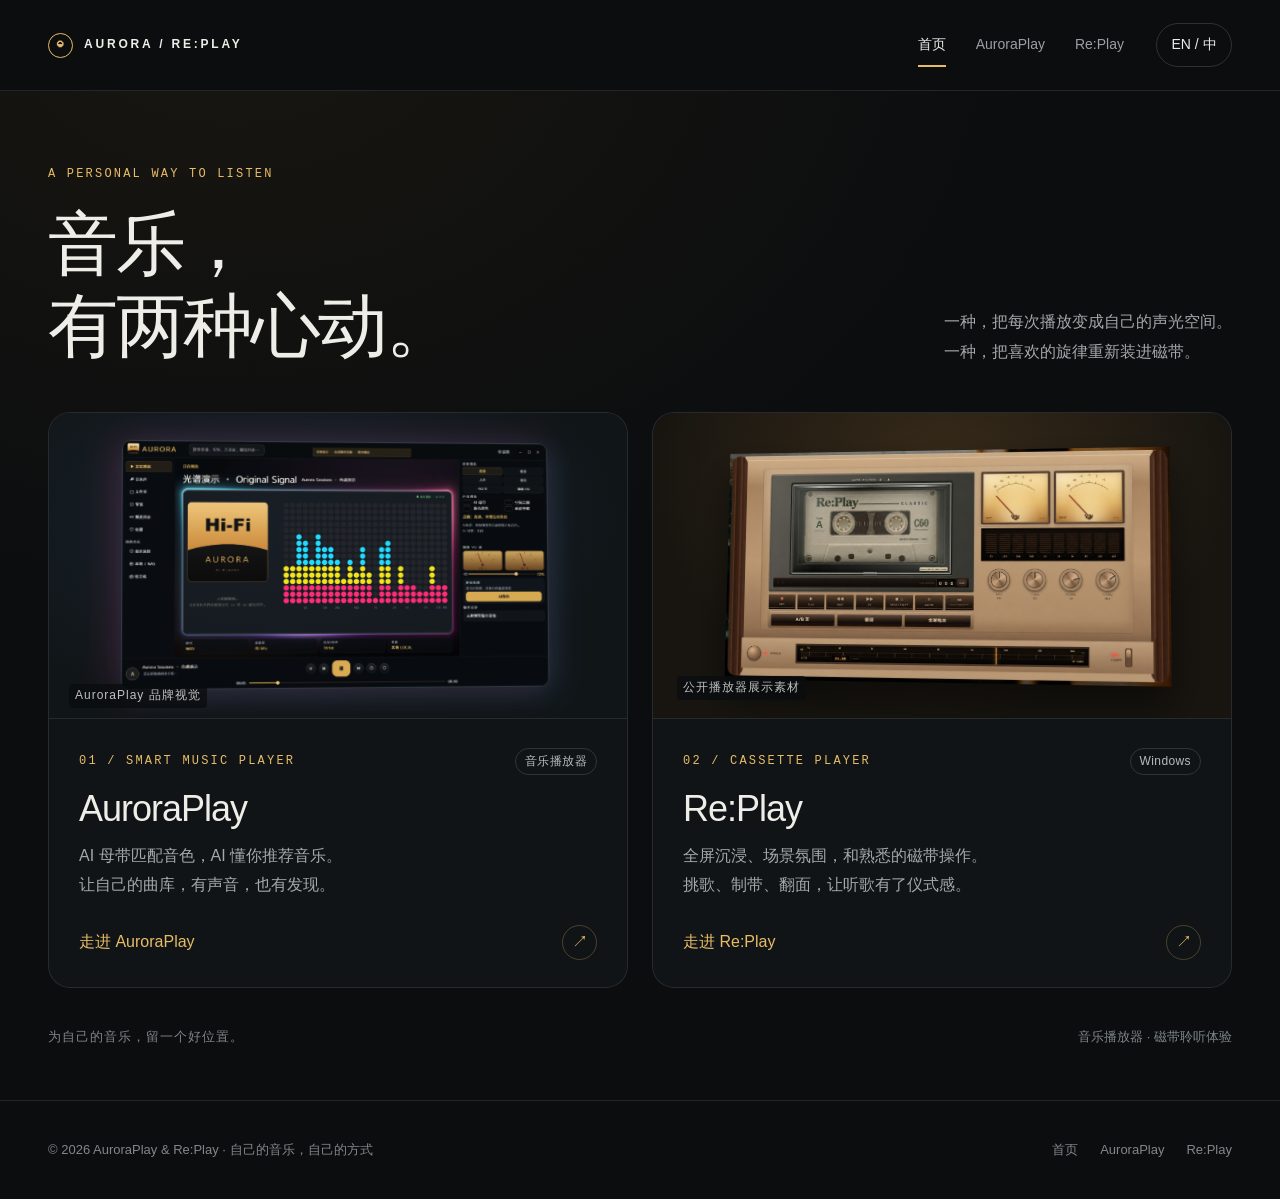
<file: docs/index.html>
<!doctype html><html lang="zh-CN"><head><meta charset="utf-8"><meta name="viewport" content="width=device-width,initial-scale=1"><meta name="description" content="AuroraPlay 智能音乐播放器与 Re:Play 磁带播放器。探索音色匹配、偏好推荐、沉浸场景与自己的音乐。"><meta name="theme-color" content="#0b0d0f"><meta name="robots" content="index,follow"><title>AuroraPlay & Re:Play｜音乐，有两种心动</title><link rel="icon" href="assets/images/17fd0ee9f0f961b1a147cc72.png"><link rel="stylesheet" href="assets/site.css?v=20261005-features-3"></head><body class="" data-title-zh="AuroraPlay & Re:Play｜音乐，有两种心动" data-title-en="AuroraPlay & Re:Play | Two ways to listen"><a class="skip" href="#main"><span data-zh="跳到内容" data-en="Skip to content">跳到内容</span></a><header class="header"><div class="wrap header-inner"><a class="studio" data-local="index.html" href="index.html"><span class="studio-symbol" aria-hidden="true">◒</span>AURORA / RE:PLAY</a><nav class="main-nav" aria-label="Main navigation"><a data-local="index.html" href="index.html" aria-current="page"><span data-zh="首页" data-en="Home">首页</span></a><a data-local="auroraplay.html" href="auroraplay.html"><span data-zh="AuroraPlay" data-en="AuroraPlay">AuroraPlay</span></a><a data-local="replay.html" href="replay.html"><span data-zh="Re:Play" data-en="Re:Play">Re:Play</span></a></nav><button class="lang" id="language" type="button" aria-label="切换为英文">EN / 中</button></div></header><main id="main"><div class="wrap"><section class="intro"><div><div class="eyebrow">A PERSONAL WAY TO LISTEN</div><h1 data-zh="音乐，&lt;br&gt;有两种心动。" data-en="Music.&lt;br&gt;Two ways to feel it.">音乐，<br>有两种心动。</h1></div><p data-zh="一种，把每次播放变成自己的声光空间。&lt;br&gt;一种，把喜欢的旋律重新装进磁带。" data-en="One turns every listen into your own space for sound and light.&lt;br&gt;One brings favorite melodies back to the cassette.">一种，把每次播放变成自己的声光空间。<br>一种，把喜欢的旋律重新装进磁带。</p></section><div class="product-grid"><a class="product-card" data-local="auroraplay.html" href="auroraplay.html"><div class="product-visual window-home"><img src="assets/images/4aede59e918a4ea05a26a644.png" alt="AuroraPlay Windows 开发界面，原创合成信号静音演示" width="2125" height="1225" decoding="async"><span class="visual-label"><span data-zh="AuroraPlay 品牌视觉" data-en="AuroraPlay brand artwork">AuroraPlay 品牌视觉</span></span></div><div class="product-body"><div class="product-meta"><span class="eyebrow">01 / SMART MUSIC PLAYER</span><span class="badge"><span data-zh="音乐播放器" data-en="Music player">音乐播放器</span></span></div><h2>AuroraPlay</h2><p data-zh="AI 母带匹配音色，AI 懂你推荐音乐。&lt;br&gt;让自己的曲库，有声音，也有发现。" data-en="AI Mastering for tone. AI For You for discovery.&lt;br&gt;A personal way to explore your music.">AI 母带匹配音色，AI 懂你推荐音乐。<br>让自己的曲库，有声音，也有发现。</p><div class="card-link"><span data-zh="走进 AuroraPlay" data-en="Explore AuroraPlay">走进 AuroraPlay</span><i aria-hidden="true">↗</i></div></div></a><a class="product-card" data-local="replay.html" href="replay.html"><div class="product-visual replay-visual"><img src="assets/images/d194c4a79c247660062ddf8e.jpg" alt="Re:Play Gold 播放器公开展示图，搭配 Classic C60 磁带" width="1737" height="906" decoding="async"><span class="visual-label"><span data-zh="公开播放器展示素材" data-en="Public player showcase asset">公开播放器展示素材</span></span></div><div class="product-body"><div class="product-meta"><span class="eyebrow">02 / CASSETTE PLAYER</span><span class="badge">Windows</span></div><h2>Re:Play</h2><p data-zh="全屏沉浸、场景氛围，和熟悉的磁带操作。&lt;br&gt;挑歌、制带、翻面，让听歌有了仪式感。" data-en="Immersive scenes and familiar cassette controls.&lt;br&gt;Choose songs, make tapes and enjoy the ritual.">全屏沉浸、场景氛围，和熟悉的磁带操作。<br>挑歌、制带、翻面，让听歌有了仪式感。</p><div class="card-link"><span data-zh="走进 Re:Play" data-en="Explore Re:Play">走进 Re:Play</span><i aria-hidden="true">↗</i></div></div></a></div><div class="home-bottom"><span data-zh="为自己的音乐，留一个好位置。" data-en="A place for the music that is yours.">为自己的音乐，留一个好位置。</span><span data-zh="音乐播放器 · 磁带聆听体验" data-en="Music player · Cassette listening">音乐播放器 · 磁带聆听体验</span></div></div></main><footer class="footer"><div class="wrap footer-inner"><div>© 2026 AuroraPlay & Re:Play <span aria-hidden="true"> · </span><span data-zh="自己的音乐，自己的方式" data-en="Your music, your way">自己的音乐，自己的方式</span></div><div class="footer-links"><a href="index.html" data-local="index.html"><span data-zh="首页" data-en="Home">首页</span></a><a href="auroraplay.html" data-local="auroraplay.html">AuroraPlay</a><a href="replay.html" data-local="replay.html">Re:Play</a></div></div></footer><script src="assets/site.js" defer></script></body></html>
</file>
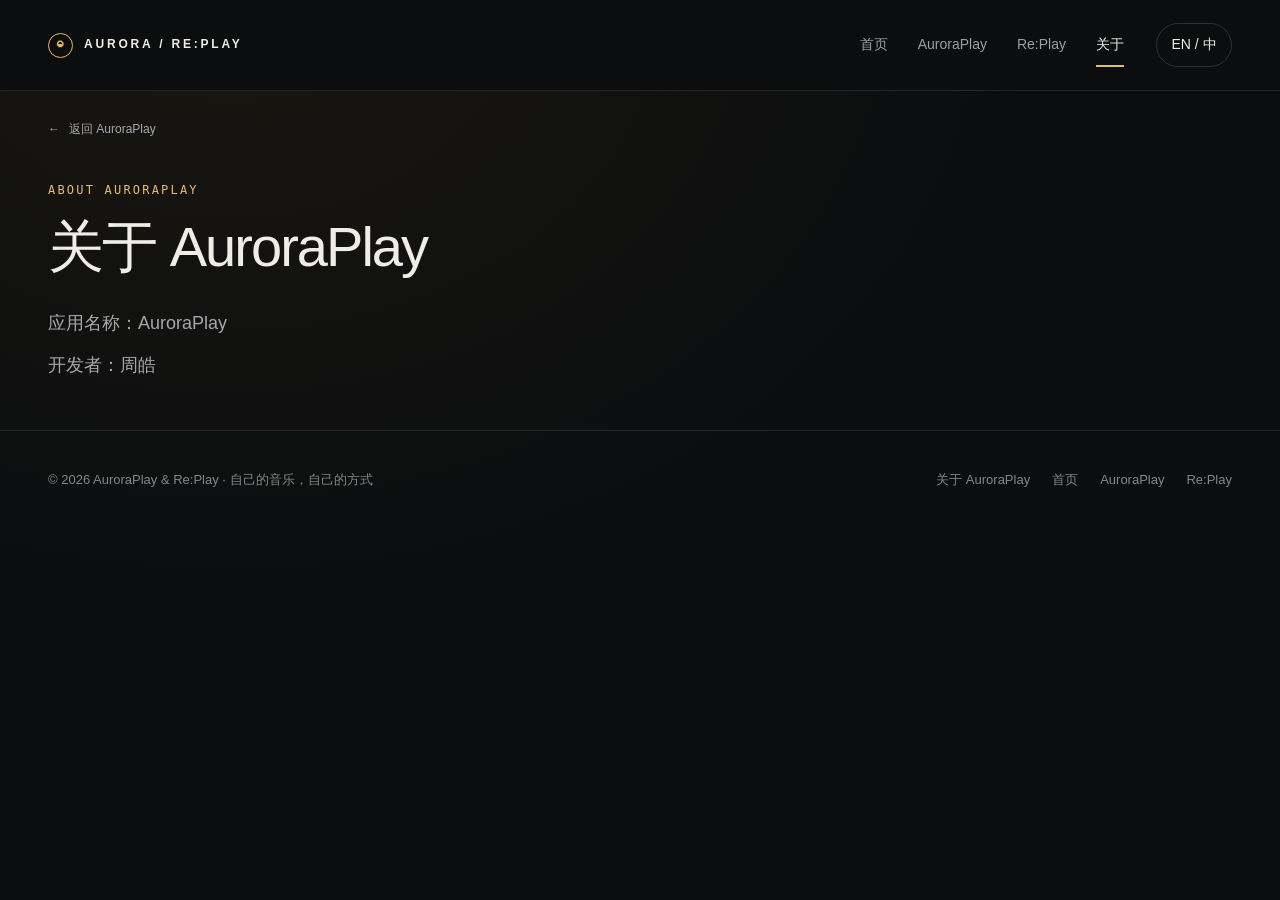
<file: docs/about.html>
<!doctype html><html lang="zh-CN"><head><meta charset="utf-8"><meta name="viewport" content="width=device-width,initial-scale=1"><meta name="description" content="AuroraPlay 应用与开发者信息。"><meta name="theme-color" content="#0b0d0f"><title>关于 AuroraPlay</title><link rel="icon" href="assets/images/17fd0ee9f0f961b1a147cc72.png"><link rel="stylesheet" href="assets/site.css?v=20261005-features-3"><style>.about-content{max-width:760px;padding:40px 0 48px}.about-content h1{font-size:clamp(34px,5vw,56px);margin:14px 0 26px}.about-content p{font-size:18px;line-height:1.9}.about-content p+p{margin-top:8px}</style></head><body data-title-zh="关于 AuroraPlay" data-title-en="About AuroraPlay"><a class="skip" href="#main"><span data-zh="跳到内容" data-en="Skip to content">跳到内容</span></a><header class="header"><div class="wrap header-inner"><a class="studio" data-local="index.html" href="index.html"><span class="studio-symbol" aria-hidden="true">◒</span>AURORA / RE:PLAY</a><nav class="main-nav" aria-label="Main navigation"><a data-local="index.html" href="index.html"><span data-zh="首页" data-en="Home">首页</span></a><a data-local="auroraplay.html" href="auroraplay.html"><span data-zh="AuroraPlay" data-en="AuroraPlay">AuroraPlay</span></a><a data-local="replay.html" href="replay.html"><span data-zh="Re:Play" data-en="Re:Play">Re:Play</span></a><a href="about.html" data-local="about.html" aria-current="page"><span data-zh="关于" data-en="About">关于</span></a></nav><button class="lang" id="language" type="button" aria-label="切换为英文">EN / 中</button></div></header><main id="main"><div class="wrap"><a class="back" href="auroraplay.html" data-local="auroraplay.html"><span aria-hidden="true">←</span><span data-zh="返回 AuroraPlay" data-en="Back to AuroraPlay">返回 AuroraPlay</span></a><section class="about-content" aria-labelledby="about-title"><div class="eyebrow">ABOUT AURORAPLAY</div><h1 id="about-title" data-zh="关于 AuroraPlay" data-en="About AuroraPlay">关于 AuroraPlay</h1><p><span data-zh="应用名称：AuroraPlay" data-en="App: AuroraPlay">应用名称：AuroraPlay</span></p><p><span data-zh="开发者：周皓" data-en="Developer: 周皓">开发者：周皓</span></p></section></div></main><footer class="footer" id="about"><div class="wrap footer-inner"><div>© 2026 AuroraPlay & Re:Play <span aria-hidden="true"> · </span><span data-zh="自己的音乐，自己的方式" data-en="Your music, your way">自己的音乐，自己的方式</span></div><div class="footer-links"><a href="about.html" data-local="about.html"><span data-zh="关于 AuroraPlay" data-en="About AuroraPlay">关于 AuroraPlay</span></a><a href="index.html" data-local="index.html"><span data-zh="首页" data-en="Home">首页</span></a><a href="auroraplay.html" data-local="auroraplay.html">AuroraPlay</a><a href="replay.html" data-local="replay.html">Re:Play</a></div></div></footer><script src="assets/site.js" defer></script></body></html>
</file>
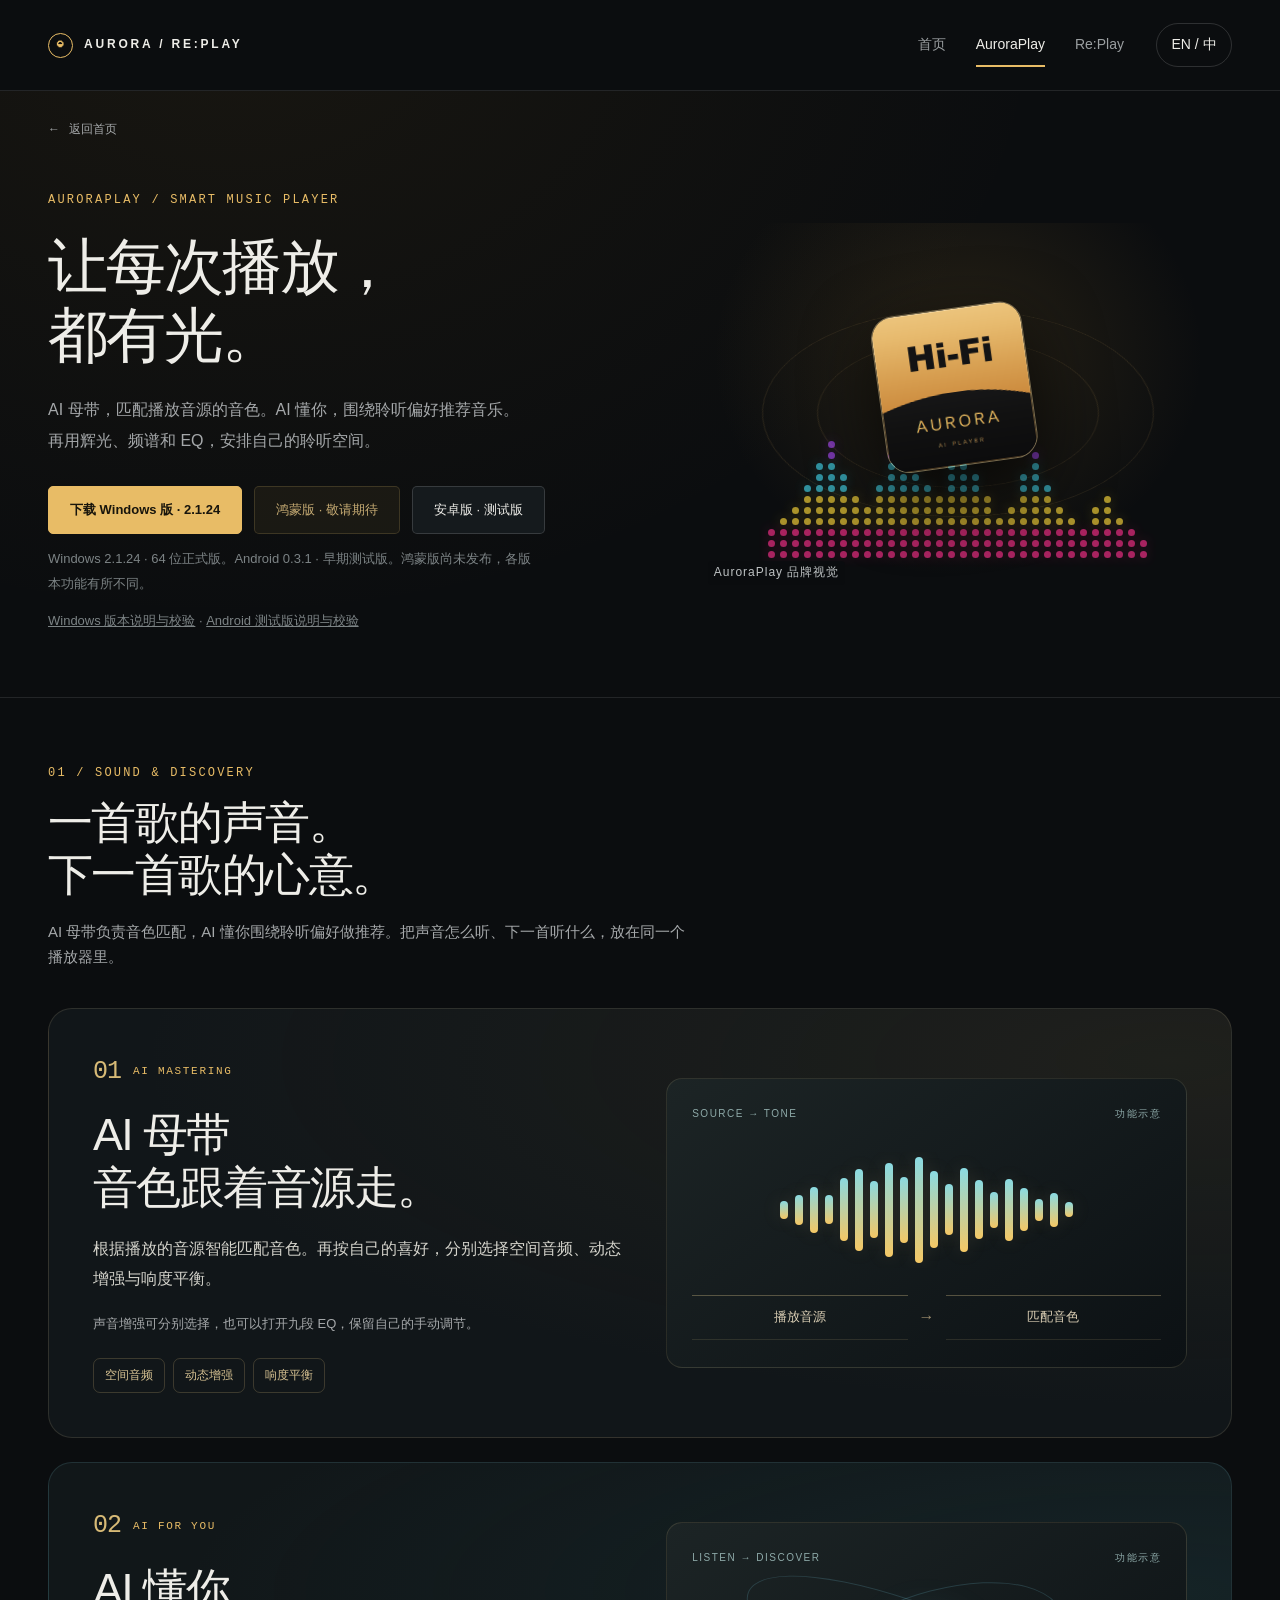
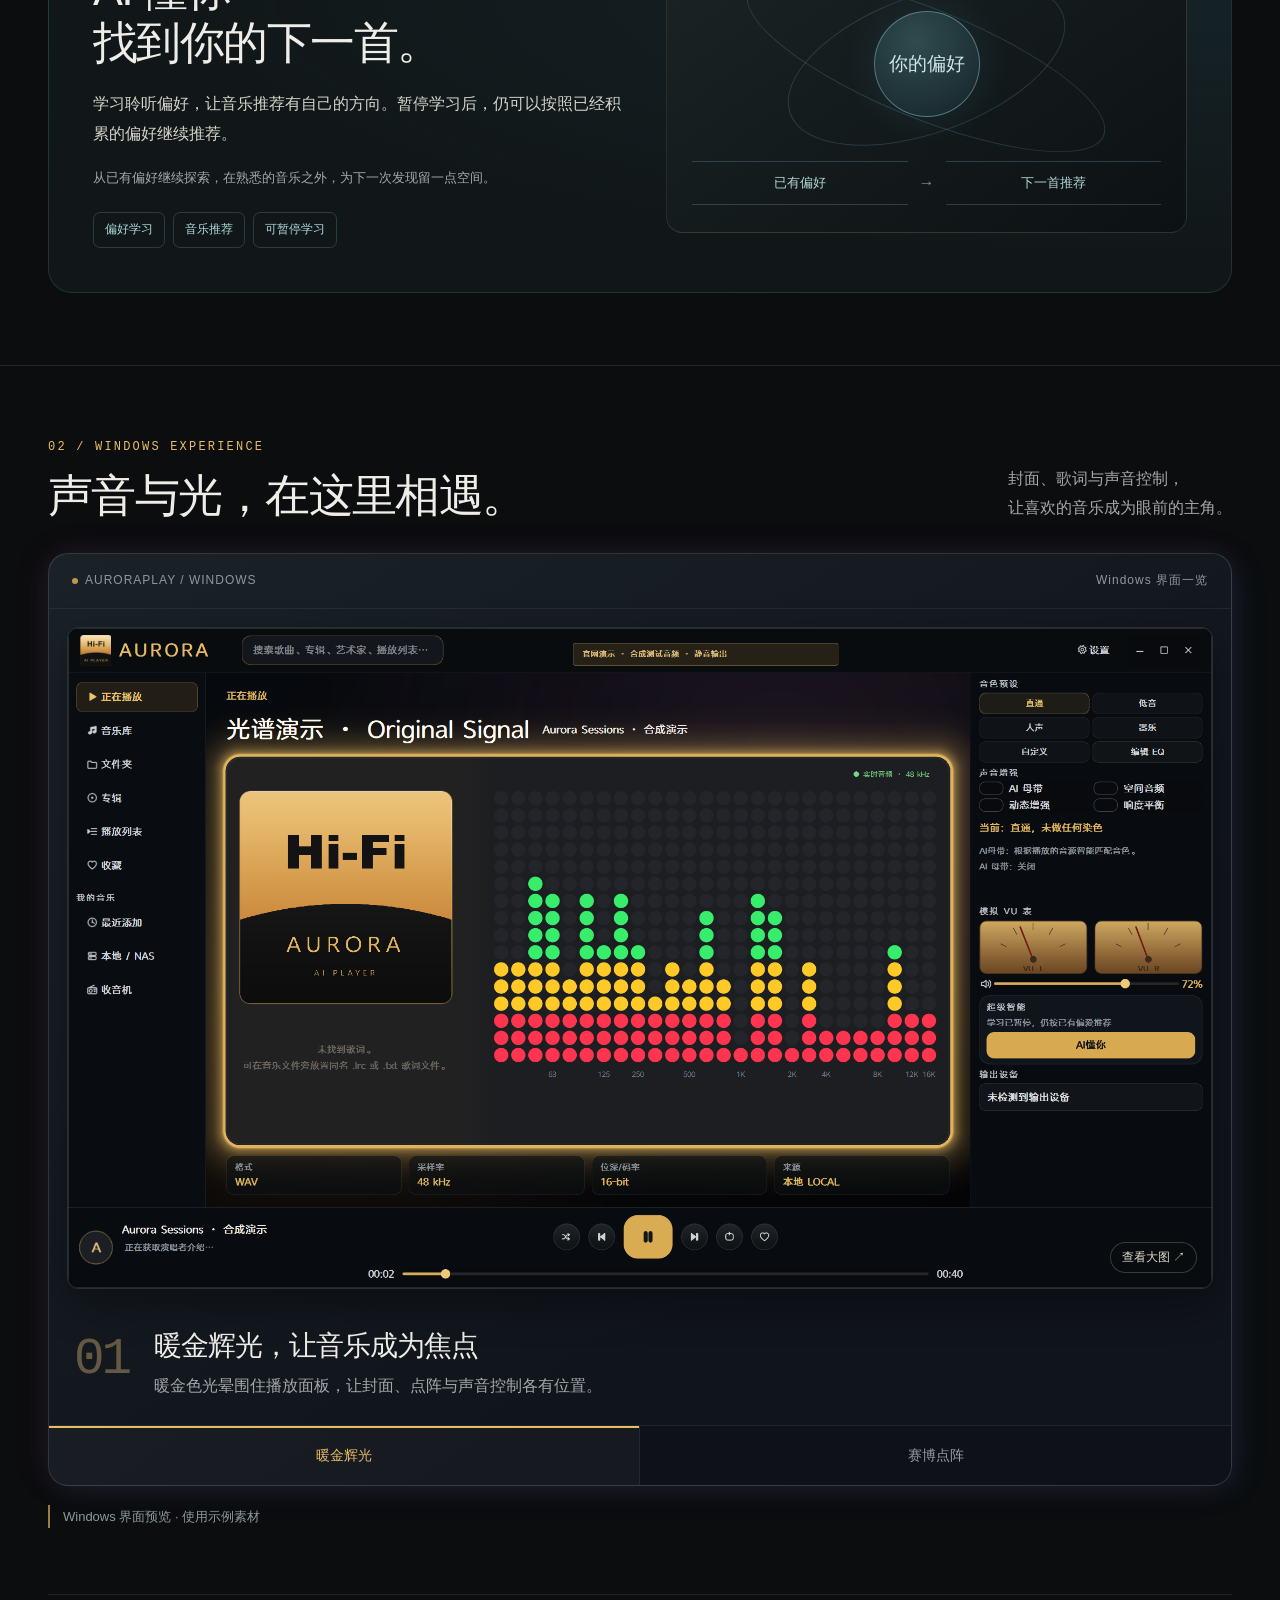
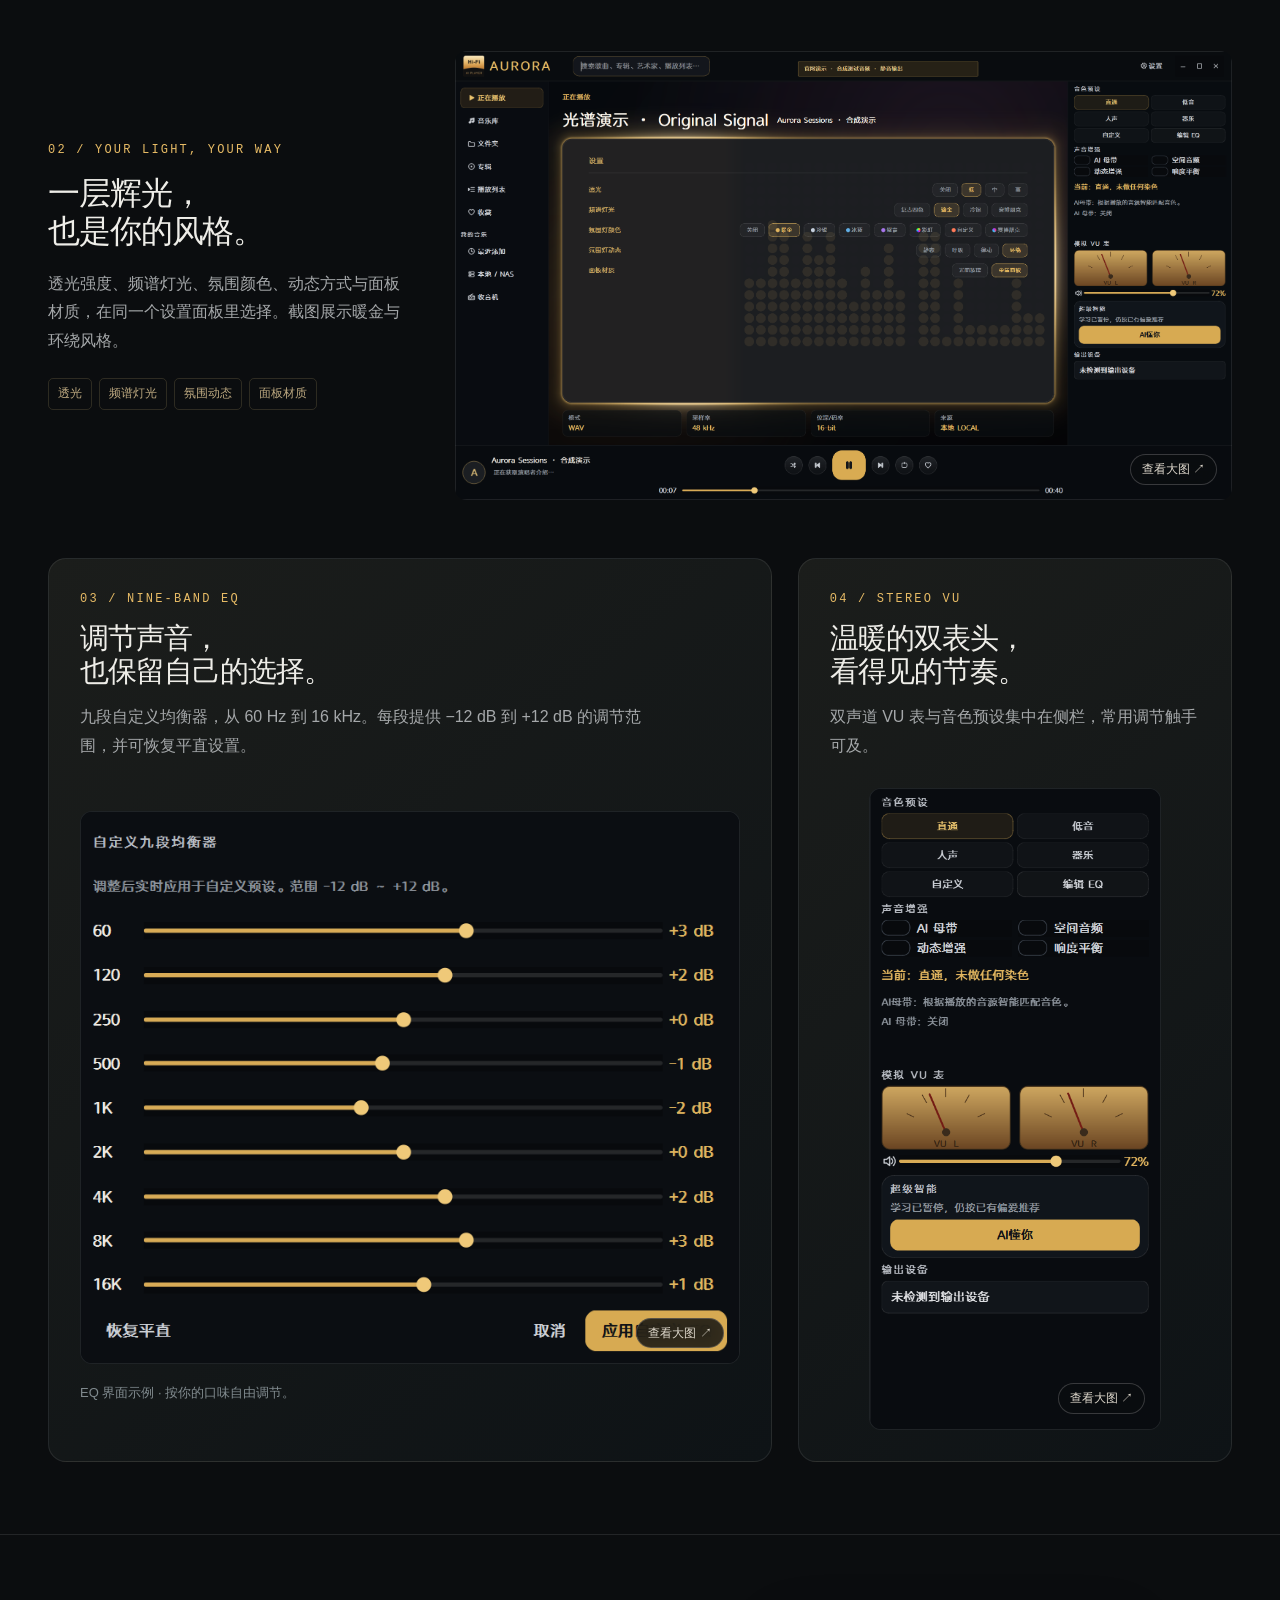
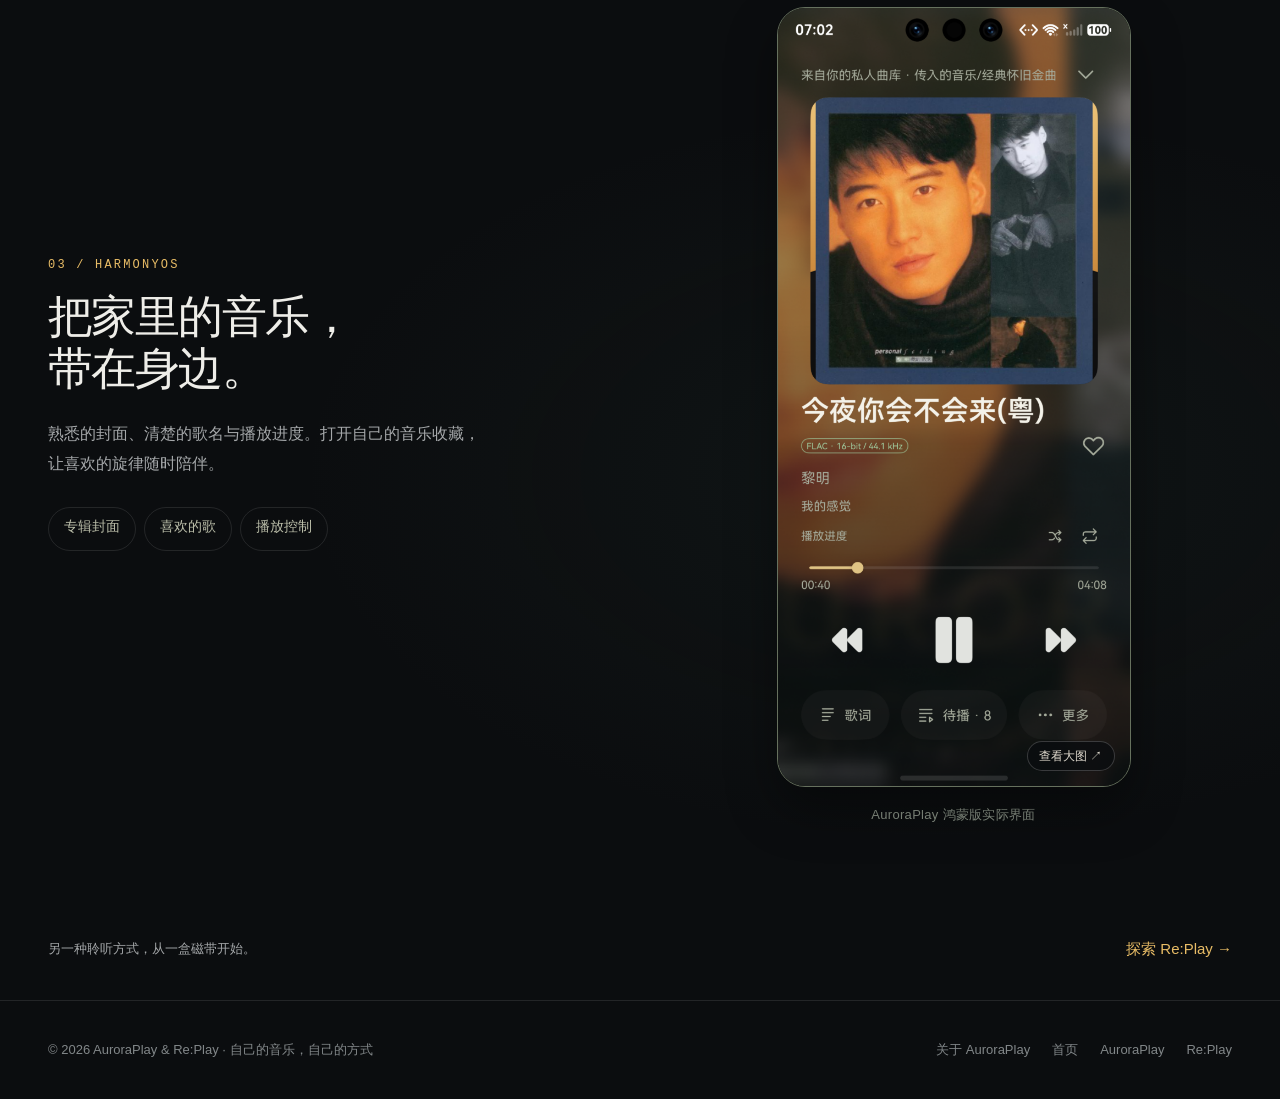
<file: docs/auroraplay.html>
<!doctype html><html lang="zh-CN"><head><meta charset="utf-8"><meta name="viewport" content="width=device-width,initial-scale=1"><meta name="description" content="AuroraPlay 音乐播放器：整理本地与 NAS 音乐收藏，用封面、歌词、频谱和自由调音，听自己的音乐。"><meta name="theme-color" content="#0b0d0f"><meta name="robots" content="index,follow"><title>AuroraPlay｜让每次播放，都有光</title><link rel="icon" href="assets/images/17fd0ee9f0f961b1a147cc72.png"><link rel="stylesheet" href="assets/site.css?v=20261021-harmony"></head><body class="" data-title-zh="AuroraPlay｜让每次播放，都有光" data-title-en="AuroraPlay | A little light in every listen"><a class="skip" href="#main"><span data-zh="跳到内容" data-en="Skip to content">跳到内容</span></a><header class="header"><div class="wrap header-inner"><a class="studio" data-local="index.html" href="index.html"><span class="studio-symbol" aria-hidden="true">◒</span>AURORA / RE:PLAY</a><nav class="main-nav" aria-label="Main navigation"><a data-local="index.html" href="index.html"><span data-zh="首页" data-en="Home">首页</span></a><a data-local="auroraplay.html" href="auroraplay.html" aria-current="page"><span data-zh="AuroraPlay" data-en="AuroraPlay">AuroraPlay</span></a><a data-local="replay.html" href="replay.html"><span data-zh="Re:Play" data-en="Re:Play">Re:Play</span></a></nav><button class="lang" id="language" type="button" aria-label="切换为英文">EN / 中</button></div></header><main id="main"><div class="wrap"><a class="back" href="index.html" data-local="index.html"><span aria-hidden="true">←</span><span data-zh="返回首页" data-en="Back to home">返回首页</span></a><section class="hero"><div><div class="eyebrow">AURORAPLAY / SMART MUSIC PLAYER</div><h1 data-zh="让每次播放，&lt;br&gt;都有光。" data-en="A little light.&lt;br&gt;In every listen.">让每次播放，<br>都有光。</h1><p data-zh="AI 母带，匹配播放音源的音色。AI 懂你，围绕聆听偏好推荐音乐。再用辉光、频谱和 EQ，安排自己的聆听空间。" data-en="AI Mastering matches tonal settings to the source. AI For You recommends around your listening preferences. Add glow, spectrum and EQ to make the space your own.">AI 母带，匹配播放音源的音色。AI 懂你，围绕聆听偏好推荐音乐。再用辉光、频谱和 EQ，安排自己的聆听空间。</p><div class="actions"><a class="button primary" href="https://github.com/Howard9088/AURORA_Player/releases/download/v2.1.24-native-20261016/AURORA_Player_Setup_2.1.24.exe"><span data-zh="下载 Windows 版 · 2.1.24" data-en="Download Windows · 2.1.24">下载 Windows 版 · 2.1.24</span></a><button class="button" type="button" disabled><span data-zh="鸿蒙版 · 敬请期待" data-en="HarmonyOS · Coming soon">鸿蒙版 · 敬请期待</span></button><a class="button" href="https://github.com/Howard9088/auroraplay-releases/releases/download/android-v0.3.1-review-debug/AuroraRadio-0.3.1-review-debug.apk"><span data-zh="安卓版 · 测试版" data-en="Android · Test build">安卓版 · 测试版</span></a></div><p class="support-note" data-zh="Windows 2.1.24 · 64 位正式版。Android 0.3.1 · 早期测试版。鸿蒙版尚未发布，各版本功能有所不同。" data-en="Windows 2.1.24 · 64-bit production release. Android 0.3.1 · Early test build. HarmonyOS is not yet released. Features vary by version.">Windows 2.1.24 · 64 位正式版。Android 0.3.1 · 早期测试版。鸿蒙版尚未发布，各版本功能有所不同。</p><p class="support-note"><a href="https://github.com/Howard9088/AURORA_Player/releases/tag/v2.1.24-native-20261016" style="text-decoration:underline"><span data-zh="Windows 版本说明与校验" data-en="Windows release notes and checksum">Windows 版本说明与校验</span></a> · <a href="https://github.com/Howard9088/auroraplay-releases/releases/tag/android-v0.3.1-review-debug" style="text-decoration:underline"><span data-zh="Android 测试版说明与校验" data-en="Android test notes and checksum">Android 测试版说明与校验</span></a></p></div><div class="brand-stage"><img class="logo-card" src="assets/images/17fd0ee9f0f961b1a147cc72.png" alt="AURORA 原始 Hi-Fi AI Player 标志" width="620" height="646" decoding="async"><div class="spectrum-art" aria-hidden="true"><span><i style="--c:#fc318d"></i><i style="--c:#fc318d"></i><i style="--c:#fc318d"></i></span><span><i style="--c:#fc318d"></i><i style="--c:#fc318d"></i><i style="--c:#fc318d"></i><i style="--c:#ffdc3c"></i></span><span><i style="--c:#fc318d"></i><i style="--c:#fc318d"></i><i style="--c:#fc318d"></i><i style="--c:#ffdc3c"></i><i style="--c:#ffdc3c"></i></span><span><i style="--c:#fc318d"></i><i style="--c:#fc318d"></i><i style="--c:#fc318d"></i><i style="--c:#ffdc3c"></i><i style="--c:#ffdc3c"></i><i style="--c:#ffdc3c"></i><i style="--c:#43d7ee"></i></span><span><i style="--c:#fc318d"></i><i style="--c:#fc318d"></i><i style="--c:#fc318d"></i><i style="--c:#ffdc3c"></i><i style="--c:#ffdc3c"></i><i style="--c:#ffdc3c"></i><i style="--c:#43d7ee"></i><i style="--c:#43d7ee"></i><i style="--c:#43d7ee"></i></span><span><i style="--c:#fc318d"></i><i style="--c:#fc318d"></i><i style="--c:#fc318d"></i><i style="--c:#ffdc3c"></i><i style="--c:#ffdc3c"></i><i style="--c:#ffdc3c"></i><i style="--c:#43d7ee"></i><i style="--c:#43d7ee"></i><i style="--c:#43d7ee"></i><i style="--c:#a948f8"></i><i style="--c:#a948f8"></i></span><span><i style="--c:#fc318d"></i><i style="--c:#fc318d"></i><i style="--c:#fc318d"></i><i style="--c:#ffdc3c"></i><i style="--c:#ffdc3c"></i><i style="--c:#ffdc3c"></i><i style="--c:#43d7ee"></i><i style="--c:#43d7ee"></i></span><span><i style="--c:#fc318d"></i><i style="--c:#fc318d"></i><i style="--c:#fc318d"></i><i style="--c:#ffdc3c"></i><i style="--c:#ffdc3c"></i><i style="--c:#ffdc3c"></i></span><span><i style="--c:#fc318d"></i><i style="--c:#fc318d"></i><i style="--c:#fc318d"></i><i style="--c:#ffdc3c"></i><i style="--c:#ffdc3c"></i></span><span><i style="--c:#fc318d"></i><i style="--c:#fc318d"></i><i style="--c:#fc318d"></i><i style="--c:#ffdc3c"></i><i style="--c:#ffdc3c"></i><i style="--c:#ffdc3c"></i><i style="--c:#43d7ee"></i></span><span><i style="--c:#fc318d"></i><i style="--c:#fc318d"></i><i style="--c:#fc318d"></i><i style="--c:#ffdc3c"></i><i style="--c:#ffdc3c"></i><i style="--c:#ffdc3c"></i><i style="--c:#43d7ee"></i><i style="--c:#43d7ee"></i><i style="--c:#43d7ee"></i><i style="--c:#a948f8"></i></span><span><i style="--c:#fc318d"></i><i style="--c:#fc318d"></i><i style="--c:#fc318d"></i><i style="--c:#ffdc3c"></i><i style="--c:#ffdc3c"></i><i style="--c:#ffdc3c"></i><i style="--c:#43d7ee"></i><i style="--c:#43d7ee"></i><i style="--c:#43d7ee"></i><i style="--c:#a948f8"></i><i style="--c:#a948f8"></i><i style="--c:#a948f8"></i></span><span><i style="--c:#fc318d"></i><i style="--c:#fc318d"></i><i style="--c:#fc318d"></i><i style="--c:#ffdc3c"></i><i style="--c:#ffdc3c"></i><i style="--c:#ffdc3c"></i><i style="--c:#43d7ee"></i><i style="--c:#43d7ee"></i><i style="--c:#43d7ee"></i></span><span><i style="--c:#fc318d"></i><i style="--c:#fc318d"></i><i style="--c:#fc318d"></i><i style="--c:#ffdc3c"></i><i style="--c:#ffdc3c"></i><i style="--c:#ffdc3c"></i><i style="--c:#43d7ee"></i></span><span><i style="--c:#fc318d"></i><i style="--c:#fc318d"></i><i style="--c:#fc318d"></i><i style="--c:#ffdc3c"></i><i style="--c:#ffdc3c"></i><i style="--c:#ffdc3c"></i></span><span><i style="--c:#fc318d"></i><i style="--c:#fc318d"></i><i style="--c:#fc318d"></i><i style="--c:#ffdc3c"></i><i style="--c:#ffdc3c"></i><i style="--c:#ffdc3c"></i><i style="--c:#43d7ee"></i><i style="--c:#43d7ee"></i><i style="--c:#43d7ee"></i></span><span><i style="--c:#fc318d"></i><i style="--c:#fc318d"></i><i style="--c:#fc318d"></i><i style="--c:#ffdc3c"></i><i style="--c:#ffdc3c"></i><i style="--c:#ffdc3c"></i><i style="--c:#43d7ee"></i><i style="--c:#43d7ee"></i><i style="--c:#43d7ee"></i><i style="--c:#a948f8"></i><i style="--c:#a948f8"></i></span><span><i style="--c:#fc318d"></i><i style="--c:#fc318d"></i><i style="--c:#fc318d"></i><i style="--c:#ffdc3c"></i><i style="--c:#ffdc3c"></i><i style="--c:#ffdc3c"></i><i style="--c:#43d7ee"></i><i style="--c:#43d7ee"></i></span><span><i style="--c:#fc318d"></i><i style="--c:#fc318d"></i><i style="--c:#fc318d"></i><i style="--c:#ffdc3c"></i><i style="--c:#ffdc3c"></i><i style="--c:#ffdc3c"></i></span><span><i style="--c:#fc318d"></i><i style="--c:#fc318d"></i><i style="--c:#fc318d"></i><i style="--c:#ffdc3c"></i></span><span><i style="--c:#fc318d"></i><i style="--c:#fc318d"></i><i style="--c:#fc318d"></i><i style="--c:#ffdc3c"></i><i style="--c:#ffdc3c"></i></span><span><i style="--c:#fc318d"></i><i style="--c:#fc318d"></i><i style="--c:#fc318d"></i><i style="--c:#ffdc3c"></i><i style="--c:#ffdc3c"></i><i style="--c:#ffdc3c"></i><i style="--c:#43d7ee"></i><i style="--c:#43d7ee"></i></span><span><i style="--c:#fc318d"></i><i style="--c:#fc318d"></i><i style="--c:#fc318d"></i><i style="--c:#ffdc3c"></i><i style="--c:#ffdc3c"></i><i style="--c:#ffdc3c"></i><i style="--c:#43d7ee"></i><i style="--c:#43d7ee"></i><i style="--c:#43d7ee"></i><i style="--c:#a948f8"></i></span><span><i style="--c:#fc318d"></i><i style="--c:#fc318d"></i><i style="--c:#fc318d"></i><i style="--c:#ffdc3c"></i><i style="--c:#ffdc3c"></i><i style="--c:#ffdc3c"></i><i style="--c:#43d7ee"></i></span><span><i style="--c:#fc318d"></i><i style="--c:#fc318d"></i><i style="--c:#fc318d"></i><i style="--c:#ffdc3c"></i><i style="--c:#ffdc3c"></i></span><span><i style="--c:#fc318d"></i><i style="--c:#fc318d"></i><i style="--c:#fc318d"></i><i style="--c:#ffdc3c"></i></span><span><i style="--c:#fc318d"></i><i style="--c:#fc318d"></i><i style="--c:#fc318d"></i></span><span><i style="--c:#fc318d"></i><i style="--c:#fc318d"></i><i style="--c:#fc318d"></i><i style="--c:#ffdc3c"></i><i style="--c:#ffdc3c"></i></span><span><i style="--c:#fc318d"></i><i style="--c:#fc318d"></i><i style="--c:#fc318d"></i><i style="--c:#ffdc3c"></i><i style="--c:#ffdc3c"></i><i style="--c:#ffdc3c"></i></span><span><i style="--c:#fc318d"></i><i style="--c:#fc318d"></i><i style="--c:#fc318d"></i><i style="--c:#ffdc3c"></i></span><span><i style="--c:#fc318d"></i><i style="--c:#fc318d"></i><i style="--c:#fc318d"></i></span><span><i style="--c:#fc318d"></i><i style="--c:#fc318d"></i></span></div><span class="visual-label"><span data-zh="AuroraPlay 品牌视觉" data-en="AuroraPlay brand artwork">AuroraPlay 品牌视觉</span></span></div></section></div><section class="section focus-section"><div class="wrap"><div class="focus-intro"><div class="eyebrow">01 / SOUND &amp; DISCOVERY</div><h2 data-zh="一首歌的声音。&lt;br&gt;下一首歌的心意。" data-en="The sound of this song.&lt;br&gt;The feeling of the next.">一首歌的声音。<br>下一首歌的心意。</h2><p data-zh="AI 母带负责音色匹配，AI 懂你围绕聆听偏好做推荐。把声音怎么听、下一首听什么，放在同一个播放器里。" data-en="AI Mastering matches tonal settings to the source. AI For You recommends music around listening preferences. How it sounds and what comes next, together in one player.">AI 母带负责音色匹配，AI 懂你围绕聆听偏好做推荐。把声音怎么听、下一首听什么，放在同一个播放器里。</p></div><article class="focus-card"><div class="focus-copy"><div class="focus-kicker"><b>01</b> AI MASTERING</div><h3 data-zh="AI 母带&lt;br&gt;音色跟着音源走。" data-en="AI Mastering&lt;br&gt;Tone follows the source.">AI 母带<br>音色跟着音源走。</h3><p class="focus-lead" data-zh="根据播放的音源智能匹配音色。再按自己的喜好，分别选择空间音频、动态增强与响度平衡。" data-en="Match tonal settings to the playing source. Then choose spatial audio, dynamic enhancement and loudness balance to suit your listening.">根据播放的音源智能匹配音色。再按自己的喜好，分别选择空间音频、动态增强与响度平衡。</p><p data-zh="声音增强可分别选择，也可以打开九段 EQ，保留自己的手动调节。" data-en="Choose each sound enhancement separately, or open the nine-band EQ to make your own adjustments.">声音增强可分别选择，也可以打开九段 EQ，保留自己的手动调节。</p><div class="focus-tags"><span data-zh="空间音频" data-en="Spatial audio">空间音频</span><span data-zh="动态增强" data-en="Dynamic enhancement">动态增强</span><span data-zh="响度平衡" data-en="Loudness balance">响度平衡</span></div></div><div class="feature-art"><div class="art-label"><span>SOURCE → TONE</span><span data-zh="功能示意" data-en="FEATURE DIAGRAM">功能示意</span></div><div class="signal-bars" aria-hidden="true"><i style="--h:18px"></i><i style="--h:30px"></i><i style="--h:46px"></i><i style="--h:29px"></i><i style="--h:63px"></i><i style="--h:82px"></i><i style="--h:57px"></i><i style="--h:94px"></i><i style="--h:66px"></i><i style="--h:106px"></i><i style="--h:77px"></i><i style="--h:51px"></i><i style="--h:84px"></i><i style="--h:59px"></i><i style="--h:36px"></i><i style="--h:62px"></i><i style="--h:43px"></i><i style="--h:22px"></i><i style="--h:34px"></i><i style="--h:15px"></i></div><div class="flow-line"><span data-zh="播放音源" data-en="Playing source">播放音源</span><i aria-hidden="true">→</i><span data-zh="匹配音色" data-en="Tonal matching">匹配音色</span></div></div></article><article class="focus-card taste"><div class="focus-copy"><div class="focus-kicker"><b>02</b> AI FOR YOU</div><h3 data-zh="AI 懂你&lt;br&gt;找到你的下一首。" data-en="AI For You&lt;br&gt;Let preferences lead.">AI 懂你<br>找到你的下一首。</h3><p class="focus-lead" data-zh="学习聆听偏好，让音乐推荐有自己的方向。暂停学习后，仍可以按照已经积累的偏好继续推荐。" data-en="Learn listening preferences and give recommendations a personal direction. When learning is paused, existing preferences can still guide recommendations.">学习聆听偏好，让音乐推荐有自己的方向。暂停学习后，仍可以按照已经积累的偏好继续推荐。</p><p data-zh="从已有偏好继续探索，在熟悉的音乐之外，为下一次发现留一点空间。" data-en="Explore from your existing preferences, with room for another discovery alongside familiar music.">从已有偏好继续探索，在熟悉的音乐之外，为下一次发现留一点空间。</p><div class="focus-tags"><span data-zh="偏好学习" data-en="Preference learning">偏好学习</span><span data-zh="音乐推荐" data-en="Music recommendations">音乐推荐</span><span data-zh="可暂停学习" data-en="Pause learning">可暂停学习</span></div></div><div class="feature-art"><div class="art-label"><span>LISTEN → DISCOVER</span><span data-zh="功能示意" data-en="FEATURE DIAGRAM">功能示意</span></div><div class="taste-orbit" aria-hidden="true"><div class="taste-core"><span data-zh="你的偏好" data-en="Your taste">你的偏好</span></div></div><div class="flow-line"><span data-zh="已有偏好" data-en="Saved preferences">已有偏好</span><i aria-hidden="true">→</i><span data-zh="下一首推荐" data-en="What to play next">下一首推荐</span></div></div></article></div></section><section class="section"><div class="wrap"><div class="section-head"><div><div class="eyebrow">02 / WINDOWS EXPERIENCE</div><h2 data-zh="声音与光，在这里相遇。" data-en="Where sound meets light.">声音与光，在这里相遇。</h2></div><p data-zh="封面、歌词与声音控制，&lt;br&gt;让喜欢的音乐成为眼前的主角。" data-en="Artwork, lyrics and sound controls.&lt;br&gt;Put the music you love at the center.">封面、歌词与声音控制，<br>让喜欢的音乐成为眼前的主角。</p></div><div class="windows-stage"><div class="stage-top"><span><i class="stage-dot"></i>AURORAPLAY / WINDOWS</span><span data-zh="Windows 界面一览" data-en="WINDOWS AT A GLANCE">Windows 界面一览</span></div><div class="capture-gallery" role="tabpanel" id="windows-panel"><button type="button" class="capture-button" data-capture="glow" data-gallery-shot="0" aria-label="查看 AuroraPlay 暖金辉光与点阵频谱，示例素材 大图"><img src="assets/images/0b88bee83a4cb7e8a07bb0ff.png" alt="AuroraPlay 暖金辉光与点阵频谱，示例素材" width="2125" height="1225" decoding="async"><span class="capture-hint"><span data-zh="查看大图 ↗" data-en="View full image ↗">查看大图 ↗</span></span></button><button type="button" class="capture-button" data-capture="cyber" data-gallery-shot="1" hidden aria-label="查看 AuroraPlay 赛博辉光与彩色点阵频谱，示例素材 大图"><img src="assets/images/4aede59e918a4ea05a26a644.png" alt="AuroraPlay 赛博辉光与彩色点阵频谱，示例素材" width="2125" height="1225" decoding="async" loading="lazy"><span class="capture-hint"><span data-zh="查看大图 ↗" data-en="View full image ↗">查看大图 ↗</span></span></button></div><div class="capture-meta" aria-live="polite"><div id="feature-number" class="pending-number" aria-hidden="true">01</div><div><h3 id="feature-title">暖金辉光，让音乐成为焦点</h3><p id="feature-description">封面、点阵与声音控制，清晰呈现。</p></div></div><div class="shot-tabs" role="tablist" aria-label="Windows appearance previews"><button type="button" class="shot-tab" role="tab" aria-controls="windows-panel" aria-selected="true" tabindex="0"><span data-zh="暖金辉光" data-en="Warm gold">暖金辉光</span></button><button type="button" class="shot-tab" role="tab" aria-controls="windows-panel" aria-selected="false" tabindex="-1"><span data-zh="赛博点阵" data-en="Cyber spectrum">赛博点阵</span></button></div></div><p class="screenshot-caption" data-zh="Windows 界面预览 · 使用示例素材" data-en="Windows interface preview · Sample content">Windows 界面预览 · 使用示例素材</p><div class="feature-settings"><div><div class="eyebrow">02 / YOUR LIGHT, YOUR WAY</div><h3 data-zh="一层辉光，&lt;br&gt;也是你的风格。" data-en="Your glow.&lt;br&gt;Your style.">一层辉光，<br>也是你的风格。</h3><p data-zh="透光强度、频谱灯光、氛围颜色、动态方式与面板材质，在同一个设置面板里选择。截图展示暖金与环绕风格。" data-en="Choose translucency, spectrum colors, ambient lighting, motion and panel material in one settings panel. The capture shows warm gold and surround styling.">透光强度、频谱灯光、氛围颜色、动态方式与面板材质，在同一个设置面板里选择。截图展示暖金与环绕风格。</p><div class="setting-tags"><span data-zh="透光" data-en="Translucency">透光</span><span data-zh="频谱灯光" data-en="Spectrum light">频谱灯光</span><span data-zh="氛围动态" data-en="Ambient motion">氛围动态</span><span data-zh="面板材质" data-en="Panel material">面板材质</span></div></div><button type="button" class="capture-button" data-capture="settings"  aria-label="查看 AuroraPlay Windows 发光、频谱与面板外观设置 大图"><img src="assets/images/9924e5216722eb9ff11fb5ed.png" alt="AuroraPlay Windows 发光、频谱与面板外观设置" width="2125" height="1225" decoding="async" loading="lazy"><span class="capture-hint"><span data-zh="查看大图 ↗" data-en="View full image ↗">查看大图 ↗</span></span></button></div><div class="sound-detail-grid"><article class="sound-card eq"><div class="eyebrow">03 / NINE-BAND EQ</div><h3 data-zh="调节声音，&lt;br&gt;也保留自己的选择。" data-en="Shape the sound.&lt;br&gt;Keep your own choices.">调节声音，<br>也保留自己的选择。</h3><p data-zh="九段自定义均衡器，从 60 Hz 到 16 kHz。每段提供 −12 dB 到 +12 dB 的调节范围，并可恢复平直设置。" data-en="Nine custom EQ bands, from 60 Hz to 16 kHz, with −12 dB to +12 dB adjustment and a reset-to-flat option.">九段自定义均衡器，从 60 Hz 到 16 kHz。每段提供 −12 dB 到 +12 dB 的调节范围，并可恢复平直设置。</p><button type="button" class="capture-button" data-capture="eq"  aria-label="查看 AuroraPlay 九段均衡器，当前滑杆为示例设置 大图"><img src="assets/images/4359723c76250b23baca9771.png" alt="AuroraPlay 九段均衡器，当前滑杆为示例设置" width="775" height="650" decoding="async" loading="lazy"><span class="capture-hint"><span data-zh="查看大图 ↗" data-en="View full image ↗">查看大图 ↗</span></span></button><p class="detail-footnote" data-zh="EQ 界面示例 · 按你的口味自由调节。" data-en="Example EQ settings · Shape the sound to your taste.">EQ 界面示例 · 按你的口味自由调节。</p></article><article class="sound-card vu"><div class="eyebrow">04 / STEREO VU</div><h3 data-zh="温暖的双表头，&lt;br&gt;看得见的节奏。" data-en="Twin golden meters.&lt;br&gt;A rhythm you can see.">温暖的双表头，<br>看得见的节奏。</h3><p data-zh="双声道 VU 表与音色预设集中在侧栏，常用调节触手可及。" data-en="Stereo VU meters and tonal presets sit together in the sidebar, keeping everyday adjustments close at hand.">双声道 VU 表与音色预设集中在侧栏，常用调节触手可及。</p><button type="button" class="capture-button" data-capture="vu"  aria-label="查看 AuroraPlay 声音侧栏与双声道 VU 表，示例素材 大图"><img src="assets/images/1e3a2748008cc0153f4b7725.png" alt="AuroraPlay 声音侧栏与双声道 VU 表，示例素材" width="450" height="993" decoding="async" loading="lazy"><span class="capture-hint"><span data-zh="查看大图 ↗" data-en="View full image ↗">查看大图 ↗</span></span></button></article></div></div></section><section class="section android-section harmony-section" id="harmonyos"><div class="wrap android-layout"><div class="android-copy"><div class="eyebrow">03 / HARMONYOS</div><h2 data-zh="把家里的音乐，&lt;br&gt;带在身边。" data-en="Your home music.&lt;br&gt;Wherever you go.">把家里的音乐，<br>带在身边。</h2><p data-zh="熟悉的封面、清楚的歌名与播放进度。打开自己的音乐收藏，让喜欢的旋律随时陪伴。" data-en="Familiar artwork, clear track details and playback progress. Open your own music collection and keep your favorite melodies close.">熟悉的封面、清楚的歌名与播放进度。打开自己的音乐收藏，让喜欢的旋律随时陪伴。</p><div class="android-nav"><span data-zh="专辑封面" data-en="Album artwork">专辑封面</span><span data-zh="喜欢的歌" data-en="Favorite songs">喜欢的歌</span><span data-zh="播放控制" data-en="Playback controls">播放控制</span></div></div><figure><div class="phone-stage"><button type="button" class="capture-button harmony-shot" data-capture="harmony" aria-label="查看 AuroraPlay 鸿蒙版播放界面大图"><img src="assets/images/harmonyos-r12-player-liming-zh.png" alt="AuroraPlay 鸿蒙版实际播放界面，黎明《今夜你会不会来》的专辑封面、播放进度与控制" width="1280" height="2832" loading="lazy" decoding="async"><span class="capture-hint"><span data-zh="查看大图 ↗" data-en="View full image ↗">查看大图 ↗</span></span></button></div><figcaption class="phone-caption" data-zh="AuroraPlay 鸿蒙版实际界面" data-en="AuroraPlay · Actual HarmonyOS interface">AuroraPlay 鸿蒙版实际界面</figcaption></figure></div></section><div class="wrap next-product"><p data-zh="另一种聆听方式，从一盒磁带开始。" data-en="Another way to listen begins with a cassette.">另一种聆听方式，从一盒磁带开始。</p><a href="replay.html" data-local="replay.html"><span data-zh="探索 Re:Play →" data-en="Explore Re:Play →">探索 Re:Play →</span></a></div></main><footer class="footer" id="about"><div class="wrap footer-inner"><div>© 2026 AuroraPlay & Re:Play <span aria-hidden="true"> · </span><span data-zh="自己的音乐，自己的方式" data-en="Your music, your way">自己的音乐，自己的方式</span></div><div class="footer-links"><a href="about.html" data-local="about.html"><span data-zh="关于 AuroraPlay" data-en="About AuroraPlay">关于 AuroraPlay</span></a><a href="index.html" data-local="index.html"><span data-zh="首页" data-en="Home">首页</span></a><a href="auroraplay.html" data-local="auroraplay.html">AuroraPlay</a><a href="replay.html" data-local="replay.html">Re:Play</a></div></div></footer><div class="modal capture-modal" id="capture-modal" role="dialog" aria-modal="true" aria-label="Product screenshot detail" aria-hidden="true"><button class="zoom-size" id="capture-size" type="button" aria-pressed="false"><span data-zh="切换原始尺寸" data-en="Toggle original size">切换原始尺寸</span></button><button class="modal-close" id="capture-close" type="button"><span data-zh="关闭大图 ×" data-en="Close image ×">关闭大图 ×</span></button><div class="image-scroll" id="capture-scroll" tabindex="0" role="region" aria-label="图片细节，可用方向键滚动"><img id="capture-full" src="assets/images/0b88bee83a4cb7e8a07bb0ff.png" alt="产品界面大图"></div><p data-zh="界面图片 · 可切换原始尺寸" data-en="Interface image · Original-size view available">界面图片 · 可切换原始尺寸</p></div><script src="assets/site.js?v=20261021-listening" defer></script></body></html>
</file>
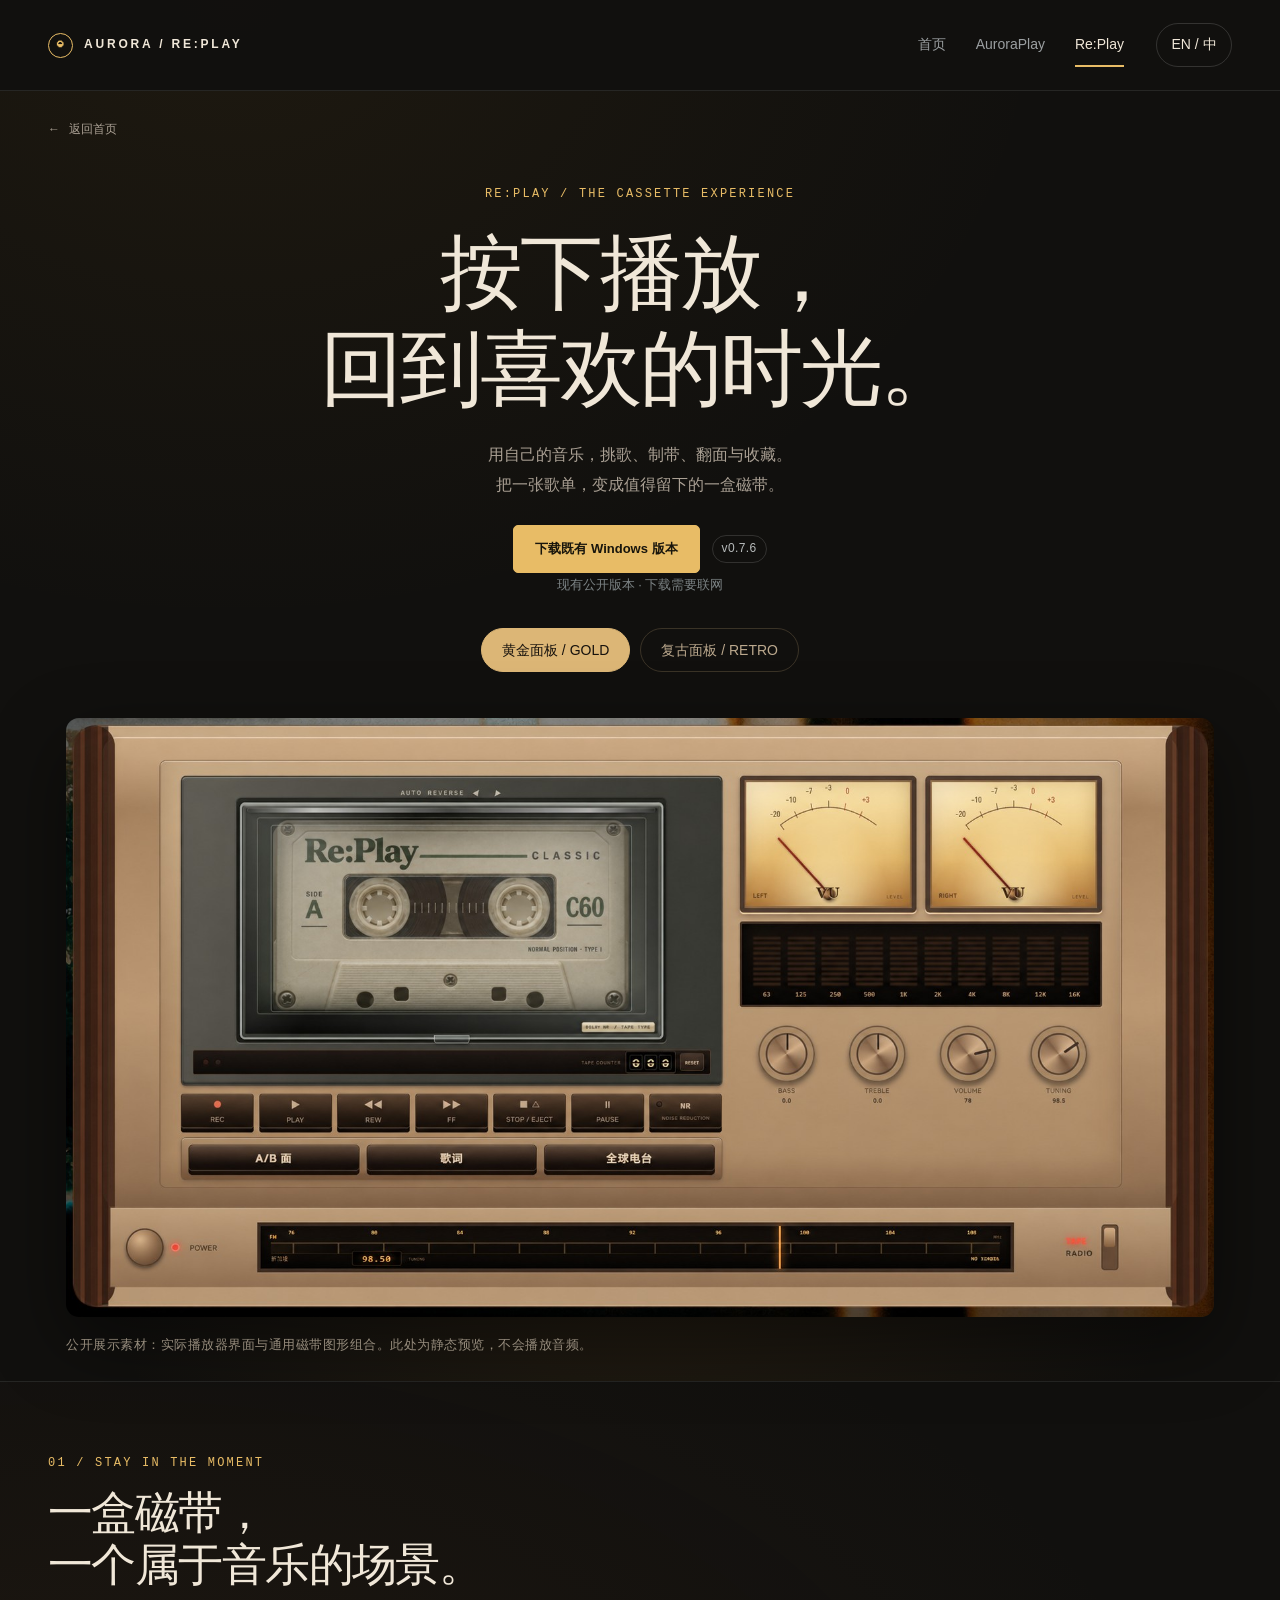
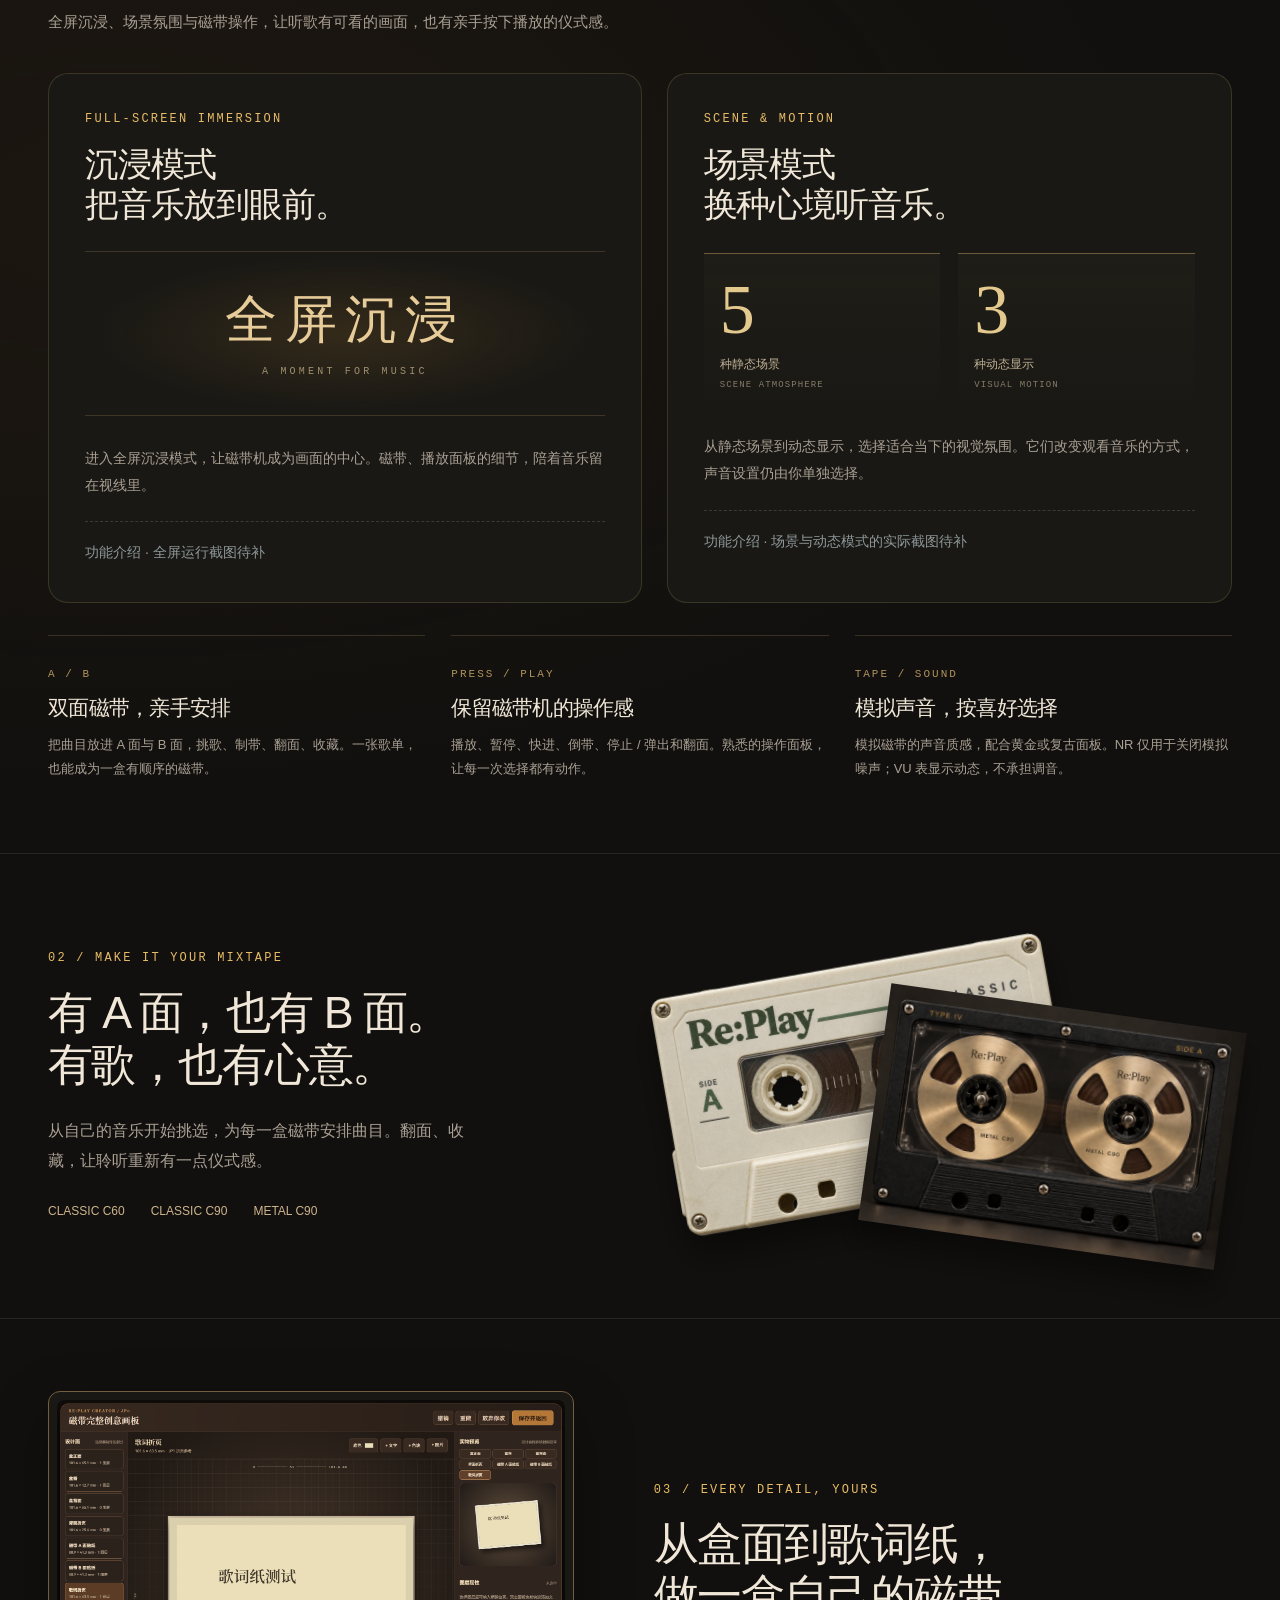
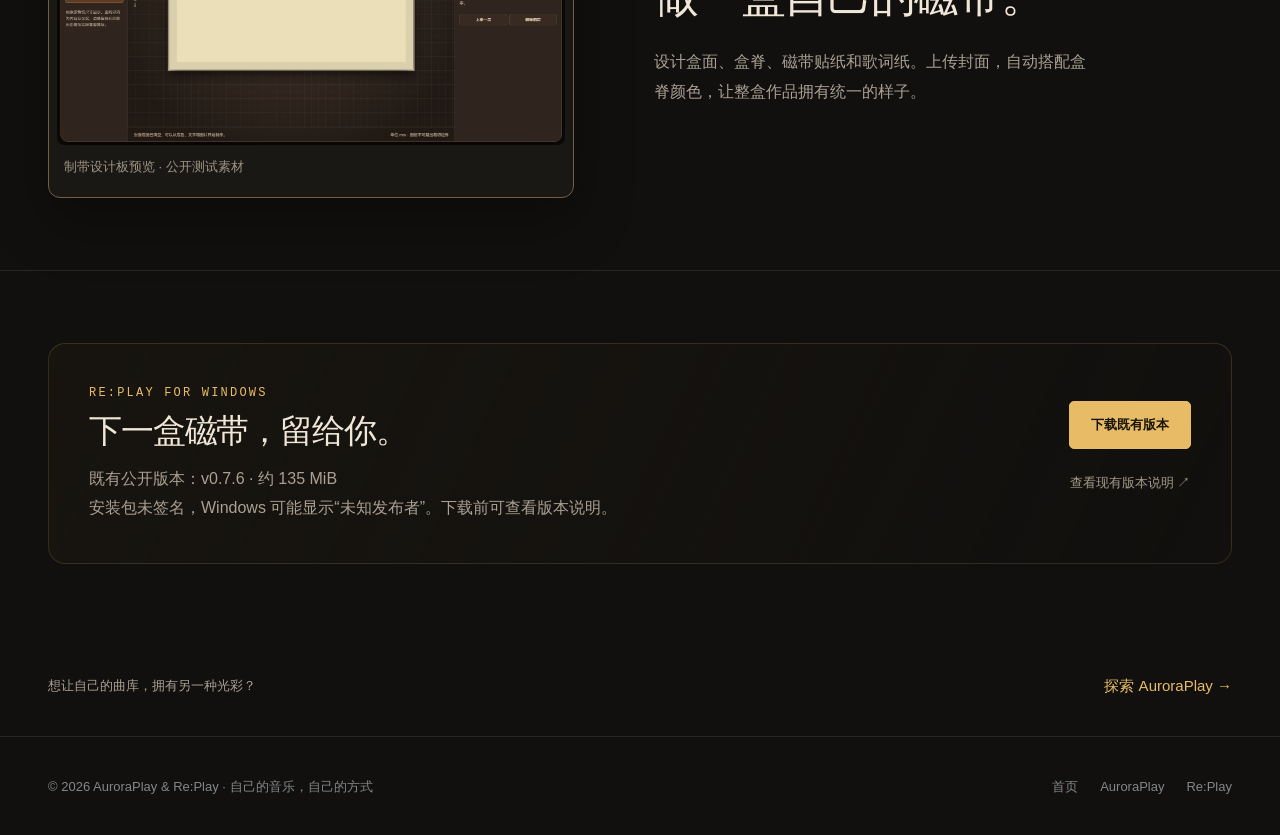
<file: docs/replay.html>
<!doctype html><html lang="zh-CN"><head><meta charset="utf-8"><meta name="viewport" content="width=device-width,initial-scale=1"><meta name="description" content="探索 Re:Play 的全屏沉浸、五种静态场景、三种动态显示、双面磁带与模拟操作。查看既有 Windows 公开版本。"><meta name="theme-color" content="#0b0d0f"><meta name="robots" content="index,follow"><title>Re:Play｜把音乐装进磁带</title><link rel="icon" href="assets/images/17fd0ee9f0f961b1a147cc72.png"><link rel="stylesheet" href="assets/site.css?v=20261005-features-3"></head><body class="replay-page" data-title-zh="Re:Play｜把音乐装进磁带" data-title-en="Re:Play | Music, back on tape"><a class="skip" href="#main"><span data-zh="跳到内容" data-en="Skip to content">跳到内容</span></a><header class="header"><div class="wrap header-inner"><a class="studio" data-local="index.html" href="index.html"><span class="studio-symbol" aria-hidden="true">◒</span>AURORA / RE:PLAY</a><nav class="main-nav" aria-label="Main navigation"><a data-local="index.html" href="index.html"><span data-zh="首页" data-en="Home">首页</span></a><a data-local="auroraplay.html" href="auroraplay.html"><span data-zh="AuroraPlay" data-en="AuroraPlay">AuroraPlay</span></a><a data-local="replay.html" href="replay.html" aria-current="page"><span data-zh="Re:Play" data-en="Re:Play">Re:Play</span></a></nav><button class="lang" id="language" type="button" aria-label="切换为英文">EN / 中</button></div></header><main id="main"><div class="wrap"><a class="back" href="index.html" data-local="index.html"><span aria-hidden="true">←</span><span data-zh="返回首页" data-en="Back to home">返回首页</span></a><section class="replay-hero"><div class="eyebrow">RE:PLAY / THE CASSETTE EXPERIENCE</div><h1 data-zh="按下播放，&lt;br&gt;回到喜欢的时光。" data-en="Press play.&lt;br&gt;Feel it all again.">按下播放，<br>回到喜欢的时光。</h1><p data-zh="用自己的音乐，挑歌、制带、翻面与收藏。&lt;br&gt;把一张歌单，变成值得留下的一盒磁带。" data-en="Choose songs, make tapes, flip sides and build your collection.&lt;br&gt;Turn a playlist into a cassette worth keeping.">用自己的音乐，挑歌、制带、翻面与收藏。<br>把一张歌单，变成值得留下的一盒磁带。</p><div class="actions"><a class="button primary" href="https://github.com/Howard9088/replay-cassette-player-releases/releases/download/v0.7.6/RePlay-Setup.exe"><span data-zh="下载既有 Windows 版本" data-en="Download existing Windows release">下载既有 Windows 版本</span></a><span class="badge">v0.7.6</span></div><p class="support-note" data-zh="现有公开版本 · 下载需要联网" data-en="Existing public release · Internet required to download">现有公开版本 · 下载需要联网</p><div class="skins-control" role="group" aria-label="Player appearance"><button class="skin-button active" type="button" data-skin="gold" aria-pressed="true"><span data-zh="黄金面板 / GOLD" data-en="Gold panel">黄金面板 / GOLD</span></button><button class="skin-button" type="button" data-skin="retro" aria-pressed="false"><span data-zh="复古面板 / RETRO" data-en="Retro panel">复古面板 / RETRO</span></button></div><figure class="deck-stage"><img data-skin-image="gold" src="assets/images/d194c4a79c247660062ddf8e.jpg" alt="Re:Play Gold 播放器界面与 Classic C60 磁带公开合成展示" width="1737" height="906" decoding="async"><img data-skin-image="retro" src="assets/images/f3dc0752d22b69d41a37651e.jpg" alt="Re:Play Retro 播放器界面与 Metal C90 磁带公开合成展示" hidden width="1794" height="877" decoding="async"><figcaption><span data-zh="公开展示素材：实际播放器界面与通用磁带图形组合。此处为静态预览，不会播放音频。" data-en="Public showcase assets combine actual player captures with generic cassette graphics. This is a static preview, without audio playback.">公开展示素材：实际播放器界面与通用磁带图形组合。此处为静态预览，不会播放音频。</span></figcaption></figure></section></div><section class="section replay-focus"><div class="wrap"><div class="focus-intro"><div class="eyebrow">01 / STAY IN THE MOMENT</div><h2 data-zh="一盒磁带，&lt;br&gt;一个属于音乐的场景。" data-en="One cassette.&lt;br&gt;A place to stay awhile.">一盒磁带，<br>一个属于音乐的场景。</h2><p data-zh="全屏沉浸、场景氛围与磁带操作，让听歌有可看的画面，也有亲手按下播放的仪式感。" data-en="Full-screen immersion, scene atmosphere and cassette controls give listening a visual setting and the ritual of pressing play.">全屏沉浸、场景氛围与磁带操作，让听歌有可看的画面，也有亲手按下播放的仪式感。</p></div><div class="replay-mode-grid"><article class="replay-mode"><div class="eyebrow">FULL-SCREEN IMMERSION</div><h3 data-zh="沉浸模式&lt;br&gt;把音乐放到眼前。" data-en="Immersive mode&lt;br&gt;Give music the screen.">沉浸模式<br>把音乐放到眼前。</h3><div class="immersion-word"><strong data-zh="全屏沉浸" data-en="IMMERSIVE">全屏沉浸</strong><small>A MOMENT FOR MUSIC</small></div><p data-zh="进入全屏沉浸模式，让磁带机成为画面的中心。磁带、播放面板的细节，陪着音乐留在视线里。" data-en="Enter full-screen immersive mode and make the cassette player the center of the view. Keep the cassette and the details of the deck in sight as you listen.">进入全屏沉浸模式，让磁带机成为画面的中心。磁带、播放面板的细节，陪着音乐留在视线里。</p><p class="capture-gap" data-zh="功能介绍 · 全屏运行截图待补" data-en="Feature overview · Full-screen running capture pending">功能介绍 · 全屏运行截图待补</p></article><article class="replay-mode"><div class="eyebrow">SCENE &amp; MOTION</div><h3 data-zh="场景模式&lt;br&gt;换种心境听音乐。" data-en="Scene mode&lt;br&gt;Set the mood to listen.">场景模式<br>换种心境听音乐。</h3><div class="mode-counts"><div><strong>5</strong><span data-zh="种静态场景" data-en="static scenes">种静态场景</span><small>SCENE ATMOSPHERE</small></div><div><strong>3</strong><span data-zh="种动态显示" data-en="dynamic displays">种动态显示</span><small>VISUAL MOTION</small></div></div><p data-zh="从静态场景到动态显示，选择适合当下的视觉氛围。它们改变观看音乐的方式，声音设置仍由你单独选择。" data-en="Choose the visual atmosphere for the moment, from static scenes to dynamic displays. Sound settings remain a separate choice.">从静态场景到动态显示，选择适合当下的视觉氛围。它们改变观看音乐的方式，声音设置仍由你单独选择。</p><p class="capture-gap" data-zh="功能介绍 · 场景与动态模式的实际截图待补" data-en="Feature overview · Scene and dynamic-mode running captures pending">功能介绍 · 场景与动态模式的实际截图待补</p></article></div><div class="deck-character"><article><span class="no">A / B</span><h3 data-zh="双面磁带，亲手安排" data-en="Two sides, your sequence">双面磁带，亲手安排</h3><p data-zh="把曲目放进 A 面与 B 面，挑歌、制带、翻面、收藏。一张歌单，也能成为一盒有顺序的磁带。" data-en="Arrange tracks across sides A and B. Choose, make, flip and collect. Turn a playlist into a cassette with its own sequence.">把曲目放进 A 面与 B 面，挑歌、制带、翻面、收藏。一张歌单，也能成为一盒有顺序的磁带。</p></article><article><span class="no">PRESS / PLAY</span><h3 data-zh="保留磁带机的操作感" data-en="Keep the feel of a deck">保留磁带机的操作感</h3><p data-zh="播放、暂停、快进、倒带、停止 / 弹出和翻面。熟悉的操作面板，让每一次选择都有动作。" data-en="Play, pause, fast-forward, rewind, stop / eject and flip sides. Familiar controls give every choice a physical rhythm.">播放、暂停、快进、倒带、停止 / 弹出和翻面。熟悉的操作面板，让每一次选择都有动作。</p></article><article><span class="no">TAPE / SOUND</span><h3 data-zh="模拟声音，按喜好选择" data-en="Tape character, by choice">模拟声音，按喜好选择</h3><p data-zh="模拟磁带的声音质感，配合黄金或复古面板。NR 仅用于关闭模拟噪声；VU 表显示动态，不承担调音。" data-en="Explore simulated tape character with a gold or retro panel. NR turns off simulated noise; the VU meter visualizes levels and does not tune the sound.">模拟磁带的声音质感，配合黄金或复古面板。NR 仅用于关闭模拟噪声；VU 表显示动态，不承担调音。</p></article></div></div></section><section class="section"><div class="wrap feature-row"><div class="feature-text"><div class="eyebrow">02 / MAKE IT YOUR MIXTAPE</div><h2 data-zh="有 A 面，也有 B 面。&lt;br&gt;有歌，也有心意。" data-en="Side A. Side B.&lt;br&gt;All yours.">有 A 面，也有 B 面。<br>有歌，也有心意。</h2><p data-zh="从自己的音乐开始挑选，为每一盒磁带安排曲目。翻面、收藏，让聆听重新有一点仪式感。" data-en="Start with your own music and give every tape its own tracklist. Flip the side, keep a favorite, and bring a little ritual back to listening.">从自己的音乐开始挑选，为每一盒磁带安排曲目。翻面、收藏，让聆听重新有一点仪式感。</p><div class="details-inline"><span>CLASSIC C60</span><span>CLASSIC C90</span><span>METAL C90</span></div></div><div class="tape-pair"><img src="assets/images/76251225cee3ed900999479d.png" alt="Re:Play Classic C60 通用磁带设计" width="1536" height="1024" decoding="async" loading="lazy"><img src="assets/images/fd2cae8e16065fedb1fd242c.png" alt="Re:Play Metal C90 通用磁带设计" width="1536" height="1024" decoding="async" loading="lazy"></div></div></section><section class="section"><div class="wrap feature-row creator-row"><figure class="creator-frame"><img src="assets/images/467f2311d3219ef1b7d9b988.png" alt="Re:Play 磁带封面与歌词纸设计板公开截图，带有测试文字" width="1800" height="1225" decoding="async" loading="lazy"><figcaption><span data-zh="制带设计板预览 · 公开测试素材" data-en="Tape design-board preview · Public test asset">制带设计板预览 · 公开测试素材</span></figcaption></figure><div class="feature-text"><div class="eyebrow">03 / EVERY DETAIL, YOURS</div><h2 data-zh="从盒面到歌词纸，&lt;br&gt;做一盒自己的磁带。" data-en="From cover to lyric sheet.&lt;br&gt;Make it yours.">从盒面到歌词纸，<br>做一盒自己的磁带。</h2><p data-zh="设计盒面、盒脊、磁带贴纸和歌词纸。上传封面，自动搭配盒脊颜色，让整盒作品拥有统一的样子。" data-en="Design the case, spine, cassette labels and lyric paper. Upload a cover and get a matching spine color for a complete, coordinated tape.">设计盒面、盒脊、磁带贴纸和歌词纸。上传封面，自动搭配盒脊颜色，让整盒作品拥有统一的样子。</p></div></div></section><section class="section"><div class="wrap download-band"><div><div class="eyebrow">RE:PLAY FOR WINDOWS</div><h2 data-zh="下一盒磁带，留给你。" data-en="Your next mixtape awaits.">下一盒磁带，留给你。</h2><p data-zh="既有公开版本：v0.7.6 · 约 135 MiB&lt;br&gt;安装包未签名，Windows 可能显示“未知发布者”。下载前可查看版本说明。" data-en="Existing public release: v0.7.6 · approximately 135 MiB.&lt;br&gt;The installer is unsigned; Windows may show “Unknown publisher”. Read the release notes before downloading.">既有公开版本：v0.7.6 · 约 135 MiB<br>安装包未签名，Windows 可能显示“未知发布者”。下载前可查看版本说明。</p></div><div class="actions"><a class="button primary" href="https://github.com/Howard9088/replay-cassette-player-releases/releases/download/v0.7.6/RePlay-Setup.exe"><span data-zh="下载既有版本" data-en="Download existing release">下载既有版本</span></a><a class="source-link" href="https://github.com/Howard9088/replay-cassette-player-releases/releases/tag/v0.7.6" target="_blank" rel="noopener noreferrer"><span data-zh="查看现有版本说明 ↗" data-en="View existing release notes ↗">查看现有版本说明 ↗</span></a></div></div></section><div class="wrap next-product"><p data-zh="想让自己的曲库，拥有另一种光彩？" data-en="A different kind of light for your music collection?">想让自己的曲库，拥有另一种光彩？</p><a href="auroraplay.html" data-local="auroraplay.html"><span data-zh="探索 AuroraPlay →" data-en="Explore AuroraPlay →">探索 AuroraPlay →</span></a></div></main><footer class="footer"><div class="wrap footer-inner"><div>© 2026 AuroraPlay & Re:Play <span aria-hidden="true"> · </span><span data-zh="自己的音乐，自己的方式" data-en="Your music, your way">自己的音乐，自己的方式</span></div><div class="footer-links"><a href="index.html" data-local="index.html"><span data-zh="首页" data-en="Home">首页</span></a><a href="auroraplay.html" data-local="auroraplay.html">AuroraPlay</a><a href="replay.html" data-local="replay.html">Re:Play</a></div></div></footer><script src="assets/site.js" defer></script></body></html>
</file>
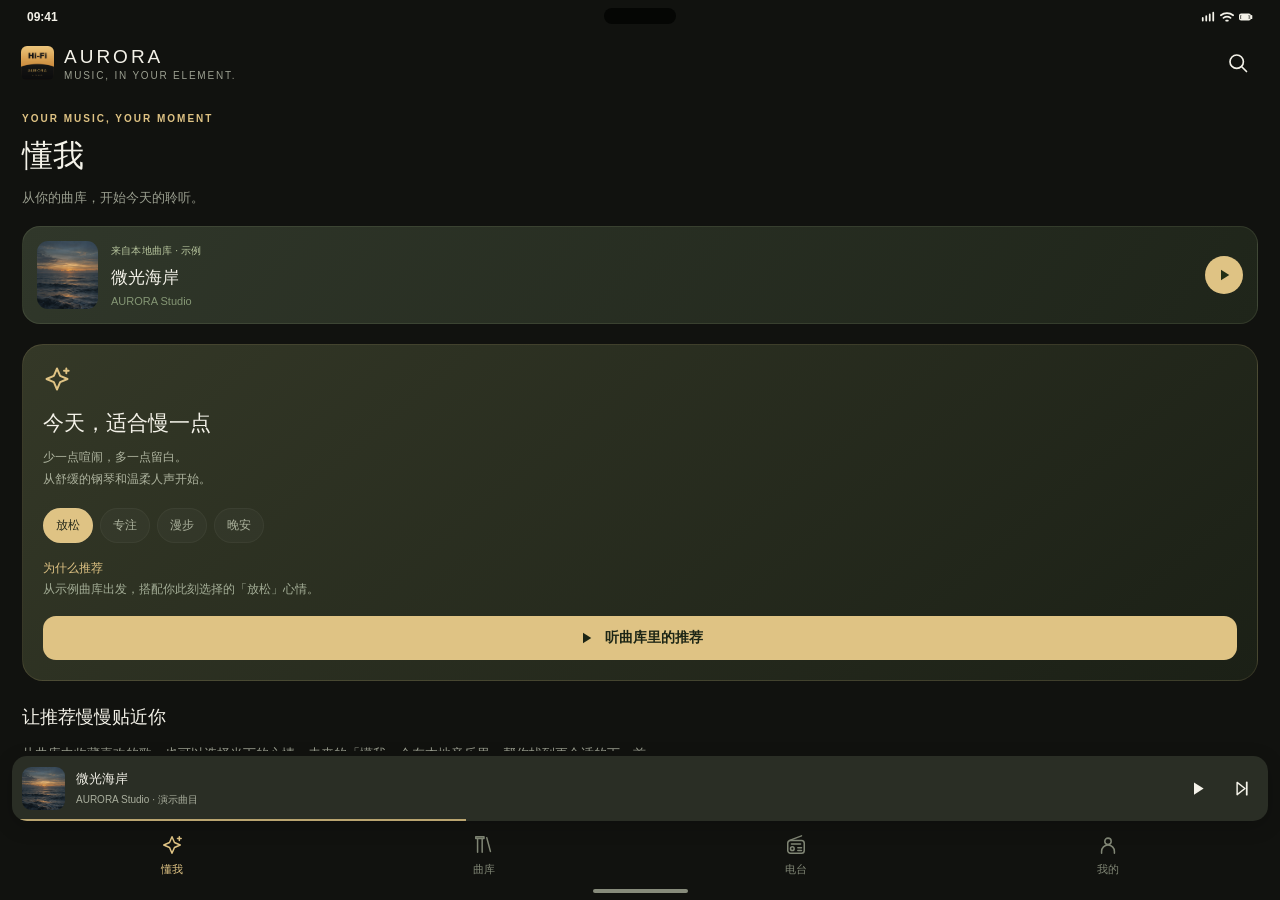
<file: docs/assets/android-preview.html>
<!doctype html>
<html lang="zh-CN">
<head>
<meta charset="UTF-8"><meta name="viewport" content="width=device-width,initial-scale=1,viewport-fit=cover"><meta name="theme-color" content="#11120F"><title>AURORA · Android 交互设计预览</title><meta name="description" content="AURORA 手机音乐体验交互预览。本地曲库推荐、懂我、独立电台栏目和沉浸播放器。所有歌曲与音频效果均为模拟。"><link rel="icon" type="image/png" href="images/17fd0ee9f0f961b1a147cc72.png">
<style>
:root{color-scheme:dark;--bg:#11120f;--surface:#1b1e18;--raised:#24281f;--cream:#f4f2e9;--gold:#dfc384;--muted:#9b9f90;--line:#ffffff12;--font:Inter,"Noto Sans CJK SC","PingFang SC","Microsoft YaHei",Arial,sans-serif}*{box-sizing:border-box}body{margin:0;background:#0b0d0a;color:var(--cream);font-family:var(--font);font-size:16px}button,input{font:inherit}button{cursor:pointer;color:inherit;border:0;background:none;-webkit-tap-highlight-color:transparent}button:focus-visible,input:focus-visible{outline:2px solid var(--gold);outline-offset:4px}button:disabled{cursor:default}svg{width:24px;height:24px;stroke:currentColor;fill:none;stroke-width:1.65;stroke-linecap:round;stroke-linejoin:round;flex-shrink:0}button{transition:background .18s,transform .18s,color .18s}button:active{transform:scale(.97)}.showcase{min-height:100vh;max-width:1350px;margin:auto;display:flex;align-items:center;justify-content:center;gap:100px;padding:32px 48px;background:radial-gradient(ellipse at 72% 50%,#8990630d,transparent 60%)}.desk{width:330px;flex-shrink:0}.desk-brand{display:flex;align-items:center;gap:14px;letter-spacing:5px;font-size:23px}.desk-brand img{width:47px;height:auto}.eyebrow{font-size:12px;letter-spacing:2.4px;color:var(--gold);font-weight:600}.desk .eyebrow{margin-top:68px}.desk h1{font-size:46px;font-weight:400;line-height:1.48;letter-spacing:2px;margin:20px 0}.desk-intro{color:var(--muted);line-height:1.9;font-size:15px;max-width:300px}.tour{margin-top:35px;border-top:1px solid var(--line)}.tour button{display:flex;gap:18px;align-items:center;text-align:left;width:100%;padding:18px 2px;border-bottom:1px solid var(--line);color:var(--muted)}.tour button.active{color:var(--cream)}.tour small{font-size:12px;color:#696f5e;letter-spacing:1px}.tour b{font-weight:500;font-size:15px}.tour span{margin-left:auto;color:var(--gold);font-size:12px}.desk-foot{font-size:12px;line-height:1.9;color:#717867;margin-top:28px}.device{width:414px;height:min(882px,calc(100vh - 64px));min-height:730px;padding:8px;border:1px solid #4a4c40;border-radius:48px;background:linear-gradient(130deg,#35382e,#10110f 35%,#25281f);box-shadow:0 32px 85px #0009,0 0 0 2px #000;position:relative;flex-shrink:0}.phone{height:100%;border:1px solid #080a07;border-radius:40px;overflow:hidden;background:var(--bg);position:relative;isolation:isolate}.status{height:35px;display:flex;align-items:center;justify-content:space-between;padding:2px 27px 0;font-size:12px;font-weight:600;position:relative;z-index:9;background:var(--bg)}.status .status-icons{display:flex;align-items:center;gap:5px}.status svg{width:14px;height:14px;stroke-width:2}.camera{width:72px;height:16px;border-radius:9px;background:#050604;position:absolute;left:calc(50% - 36px);top:8px}.app-head{height:66px;display:flex;justify-content:space-between;align-items:center;padding:0 21px}.brand{display:flex;gap:10px;align-items:center}.brand img{width:33px;height:auto;border-radius:6px}.brand-word{font-size:19px;letter-spacing:3px}.brand-sub{font-size:10px;letter-spacing:1.8px;color:var(--muted);margin-top:2px}.icon-button{width:42px;height:42px;display:inline-flex;align-items:center;justify-content:center;border-radius:50%;flex-shrink:0}.icon-button:hover{background:#ffffff0d}.content{position:absolute;inset:101px 0 149px;overflow-y:auto;scrollbar-width:none;padding:7px 22px 24px}.content::-webkit-scrollbar,.sheet-body::-webkit-scrollbar{display:none}.page{display:none;animation:fade .25s ease}.page.active{display:block}@keyframes fade{from{opacity:.35;transform:translateY(7px)}to{opacity:1;transform:none}}.page-title{font-size:29px;letter-spacing:1px;font-weight:500;margin:8px 0 6px;line-height:1.4}.subtitle{color:var(--muted);font-size:13px;margin:0;line-height:1.7}.page-heading{display:flex;justify-content:space-between;align-items:center;margin-bottom:22px}.filter-row{display:flex;gap:8px;overflow:auto;scrollbar-width:none;margin:21px 0 19px}.chip{white-space:nowrap;padding:9px 16px;border-radius:24px;font-size:13px;border:1px solid #ffffff14;color:#b4b8a9}.chip.active{color:#171b11;background:var(--gold);border-color:var(--gold);font-weight:600}.feature-card{height:263px;position:relative;border-radius:22px;overflow:hidden;background:#465358;isolation:isolate;cursor:pointer;text-align:left;display:block;width:100%;padding:0}.feature-image{position:absolute;inset:0;width:100%;height:100%;object-fit:cover;z-index:-2}.feature-card:after{content:"";position:absolute;inset:0;background:linear-gradient(180deg,#0a14101c 0%,#0c131236 25%,#0b1110ed 100%);z-index:-1}.feature-top{position:absolute;top:18px;left:18px;display:flex;align-items:center;gap:7px;background:#111d2099;border:1px solid #ffffff20;padding:6px 10px;border-radius:20px;font-size:11px;color:#e9e9df;backdrop-filter:blur(10px)}.feature-top svg{width:13px;height:13px}.feature-bottom{position:absolute;bottom:22px;left:20px;right:20px}.feature-bottom .eyebrow{font-size:10px;letter-spacing:2px;color:#cfc9b0}.feature-bottom h2{font-size:27px;line-height:1.4;font-weight:500;margin:8px 0}.feature-bottom p{font-size:12px;color:#c6ceca;margin:0;line-height:1.6;max-width:240px}.round-play{border-radius:50%;background:var(--gold);color:#1b2116;width:46px;height:46px;display:flex;justify-content:center;align-items:center;position:absolute;right:0;bottom:2px;box-shadow:0 4px 20px #0004}.round-play svg{width:21px;height:21px;fill:currentColor;stroke:none}.section-title{display:flex;align-items:center;justify-content:space-between;margin:24px 0 14px}.section-title h2{font-size:18px;font-weight:500;margin:0}.text-button{font-size:12px;color:var(--muted);padding:5px 0}.station-grid{display:grid;grid-template-columns:1fr 1fr;gap:12px}.station{border:1px solid #ffffff0d;border-radius:16px;padding:15px;text-align:left;min-height:136px;position:relative;background:linear-gradient(145deg,#252c25,#191e19);overflow:hidden}.station:nth-child(2){background:linear-gradient(140deg,#302b20,#1c1e17)}.station .station-icon{width:34px;height:34px;margin-bottom:16px;color:#d5dcca}.station-title{font-size:14px;line-height:1.5}.station-sub{font-size:11px;color:#9da694;margin-top:5px}.station-meta{position:absolute;right:12px;top:17px;color:#a8b096;font-size:10px}.preview-label{font-size:10px;letter-spacing:.8px;color:#7e8574;text-align:center;margin:22px 0 0}.dock{position:absolute;bottom:0;left:0;right:0;z-index:15;padding:0 12px;background:linear-gradient(transparent 0,#11120f 18%)}.mini{height:65px;display:flex;align-items:center;padding:9px 10px;gap:11px;background:#2a2e25;border-radius:15px;position:relative;overflow:hidden;box-shadow:0 5px 20px #0003}.mini-open{display:flex;gap:11px;align-items:center;flex:1;min-width:0;text-align:left;padding:0}.mini img{width:43px;height:43px;object-fit:cover;border-radius:9px}.mini-title{font-size:13px;white-space:nowrap;overflow:hidden;text-overflow:ellipsis}.mini-sub{font-size:10px;color:#aaaF9e;margin-top:5px;white-space:nowrap}.mini .icon-button{width:33px;height:39px}.mini .icon-button svg{width:21px;height:21px}.mini-progress{height:2px;position:absolute;bottom:0;left:0;width:36%;background:var(--gold);opacity:.8}.nav{display:flex;height:68px;justify-content:space-around;align-items:center;margin:0 4px}.nav button{font-size:11px;display:flex;flex-direction:column;align-items:center;justify-content:center;gap:6px;min-width:65px;color:#808675;padding:8px 0}.nav button svg{width:22px;height:22px}.nav button.active{color:var(--gold)}.gesture{width:95px;height:4px;background:#b9bfaa;border-radius:4px;margin:0 auto 7px;opacity:.7}.tabs{display:flex;gap:23px;border-bottom:1px solid var(--line);margin:22px 0 16px}.tabs button{padding:0 0 13px;font-size:15px;color:var(--muted);border-bottom:2px solid transparent}.tabs button.active{border-color:var(--gold);color:var(--gold)}.library-banner{background:linear-gradient(135deg,#303628,#1d2119);padding:20px;border:1px solid #ffffff0b;border-radius:19px;display:flex;align-items:center;gap:14px;margin-top:17px}.library-banner .icon{width:46px;height:46px;background:#dfc38416;border:1px solid #dfc38430;border-radius:14px;display:flex;align-items:center;justify-content:center;color:var(--gold)}.library-banner b{font-size:16px;font-weight:500}.library-banner p{font-size:11px;color:var(--muted);margin:7px 0 0}.tiny-gold{font-size:12px;background:#dfc38414;color:var(--gold);padding:9px 14px;border-radius:10px}.folder-row,.song-row{display:flex;align-items:center;width:100%;text-align:left;gap:13px;border-bottom:1px solid #ffffff08;padding:15px 0}.folder-icon{width:43px;height:43px;display:flex;align-items:center;justify-content:center;background:#22281d;border-radius:12px;color:#c6b67f}.folder-icon svg{width:22px;height:22px}.row-main{flex:1;min-width:0}.row-main strong{font-weight:400;font-size:14px;display:block}.row-main small{font-size:11px;display:block;color:var(--muted);margin-top:6px}.chev{color:#828977;width:15px;height:15px}.song-row img{width:44px;height:44px;border-radius:9px;object-fit:cover}.song-row .duration{font-size:11px;color:#7f8675}.library-view{display:none}.library-view.active{display:block}.album-grid{display:grid;grid-template-columns:1fr 1fr;gap:15px}.album{padding:0;text-align:left}.album img{width:100%;aspect-ratio:1;object-fit:cover;border-radius:14px}.album strong{display:block;margin-top:10px;font-size:14px;font-weight:500}.album small{display:block;font-size:11px;color:var(--muted);margin-top:6px}.mood-intro{margin:7px 0 20px}.mood-intro .eyebrow{font-size:10px;letter-spacing:2px}.mood-intro h1{font-weight:400;font-size:30px;line-height:1.45;margin:12px 0}.mood-intro p{font-size:13px;line-height:1.8;color:var(--muted);margin:0}.taste-card{margin:20px 0 0;border:1px solid #dfc38424;background:linear-gradient(140deg,#343827,#1b2016);border-radius:21px;padding:20px;position:relative;overflow:hidden}.taste-icon{color:var(--gold);margin-bottom:16px}.taste-icon svg{width:28px;height:28px}.taste-card h2{font-size:21px;font-weight:400;margin:0 0 10px}.taste-card p{font-size:12px;color:#aeb49f;line-height:1.8;margin:0 0 17px}.mood-choices{display:flex;gap:7px}.mood-choices button{font-size:12px;padding:8px 12px;border-radius:20px;background:#ffffff07;color:#aeb49f;border:1px solid #ffffff0a}.mood-choices button.active{background:var(--gold);color:#242819}.reason{font-size:12px;line-height:1.8;color:#a4ae97;padding:15px 0}.reason .gold{color:var(--gold)}.wide-play{display:flex;align-items:center;justify-content:center;gap:10px;width:100%;padding:13px 18px;border-radius:13px;background:var(--gold);color:#1c2515;font-size:14px;font-weight:600}.wide-play svg{width:18px;height:18px}.ai-footnote{font-size:11px;color:#7e8773;line-height:1.8;margin:16px 0}.profile{display:flex;gap:16px;align-items:center;padding:17px 0 23px}.avatar{height:59px;width:59px;border-radius:50%;background:#2b3422;display:flex;align-items:center;justify-content:center;color:var(--gold)}.profile h1{margin:0 0 7px;font-size:23px;font-weight:400}.profile p{margin:0;font-size:12px;color:var(--muted)}.settings-list button{display:flex;width:100%;align-items:center;gap:13px;padding:18px 0;text-align:left;border-bottom:1px solid var(--line);font-size:14px}.settings-list button>span{flex:1}.settings-list button>small{font-size:11px;color:#909984}.settings-list button svg{width:21px;height:21px;color:#adb59e}.member{padding:22px;border-radius:19px;border:1px solid #dfc38435;background:linear-gradient(120deg,#373323,#24261b);margin-bottom:15px}.member small{letter-spacing:2px;font-size:10px;color:var(--gold)}.member h2{font-size:19px;font-weight:500;margin:12px 0 8px}.member p{color:#b1b49f;font-size:12px;line-height:1.8;margin:0}.member button{font-size:12px;color:var(--gold);border:1px solid #dfc38455;padding:9px 13px;border-radius:10px;margin-top:16px}.player{position:absolute;inset:35px 0 0;z-index:30;background:radial-gradient(ellipse at 50% 32%,#2a302018,transparent 55%),var(--bg);padding:0 22px 15px;display:none;flex-direction:column;overflow-y:auto;scrollbar-width:none}.player.open{display:flex;animation:slide .3s cubic-bezier(.2,.8,.2,1)}@keyframes slide{from{transform:translateY(35%);opacity:.5}to{transform:none;opacity:1}}.player-top{display:flex;align-items:center;justify-content:space-between;flex-shrink:0;height:61px;margin:0 -7px}.player-heading{text-align:center}.player-heading b{font-weight:400;letter-spacing:2px;font-size:11px}.player-heading p{font-size:10px;margin:5px 0 0;color:#8d9680}.view-toggle{display:flex;justify-content:center;gap:3px;border:1px solid #ffffff0e;background:#1b1f17;border-radius:22px;width:max-content;margin:8px auto 22px;padding:3px;flex-shrink:0}.view-toggle button{padding:7px 19px;font-size:12px;border-radius:18px;color:#8f9981}.view-toggle button.active{background:#343c29;color:#eee8d9}.visualizer{height:272px;flex-shrink:0;border-radius:23px;position:relative;padding:15px 13px 10px;background:linear-gradient(150deg,#181e18,#10150f);border:1px solid #b5c5a026;box-shadow:-5px -2px 14px #e339ab16,5px 2px 14px #4de9ef12;overflow:hidden}.vis-meta{display:flex;align-items:center;justify-content:space-between;color:#9fae92;font-size:10px;padding:0 2px 9px}.vis-meta .tag{color:#baba92;font-size:10px;letter-spacing:.6px}.vis-meta .tag:before{content:"";width:4px;height:4px;border-radius:50%;background:#bdc69c;display:inline-block;vertical-align:middle;margin-right:5px}.spectrum{height:184px;width:100%;display:block}.freq-labels{display:flex;justify-content:space-between;margin:4px 8px 0;color:#626f5b;font-size:9px}.vis-label{text-align:center;font-size:9px;color:#74856b;margin-top:9px;letter-spacing:1.3px}.cover-view{display:none;height:272px;flex-shrink:0;position:relative;margin:0 31px}.cover-view img{width:100%;height:100%;object-fit:cover;border-radius:19px;box-shadow:0 20px 30px #0005}.meters{display:flex;gap:10px;margin:17px 0 18px;flex-shrink:0}.meter{width:50%;height:61px;border-radius:10px;background:linear-gradient(170deg,#d5bb73,#9e773d);border:1px solid #efd8987a;overflow:hidden;position:relative;box-shadow:inset 0 0 12px #62491355}.meter canvas{width:100%;height:100%;display:block}.track-info{display:flex;align-items:center;justify-content:space-between;flex-shrink:0}.track-info h1{font-size:26px;font-weight:400;letter-spacing:1px;margin:4px 0 6px;line-height:1.3}.track-info p{font-size:12px;color:#8f9d7e;margin:0}.liked{color:var(--gold)!important}.liked svg{fill:#dfc38430}.quality{font-size:9px;letter-spacing:.8px;border:1px solid #b2bc9350;color:#aab895;padding:3px 5px;border-radius:4px;display:inline-block;margin-left:7px}.timeline{margin:20px 0 13px;flex-shrink:0}.progress{width:100%;height:4px;appearance:none;background:linear-gradient(to right,var(--gold) 36%,#303b29 36%);border-radius:6px;display:block;cursor:pointer;accent-color:var(--gold)}.progress::-webkit-slider-thumb{appearance:none;width:9px;height:9px;background:var(--gold);border-radius:50%}.times{display:flex;justify-content:space-between;font-size:10px;color:#7e8a6f;margin-top:9px}.play-controls{display:flex;align-items:center;justify-content:space-between;margin:0 0 18px;flex-shrink:0}.play-controls .sub-control{color:#9aa58b}.play-controls .big-play{width:65px;height:65px;background:var(--gold);color:#1a2313;border-radius:50%;display:flex;justify-content:center;align-items:center;box-shadow:0 4px 24px #dfc38412}.big-play svg{width:26px;height:26px}.skip svg{width:26px;height:26px;fill:currentColor;stroke-width:1}.tuning-open{background:#252d1e;border:1px solid #b1c28520;border-radius:14px;display:flex;align-items:center;gap:10px;padding:13px 15px;text-align:left;flex-shrink:0}.tuning-open>svg{color:var(--gold);width:21px;height:21px}.tuning-open div{flex:1}.tuning-open strong{font-size:13px;font-weight:500}.tuning-open small{font-size:10px;display:block;color:#919e7e;margin-top:4px}.tuning-open>.chev{width:15px;height:15px;color:#8e9f78}.player-disclaimer{font-size:10px;color:#6d7d5e;text-align:center;margin:14px 0 5px;flex-shrink:0}.scrim{position:absolute;inset:0;z-index:50;background:#0008;display:none;backdrop-filter:blur(8px)}.scrim.open{display:block}.sheet{position:absolute;bottom:0;left:0;right:0;background:#1b2117;border-top:1px solid #ffffff15;border-radius:27px 27px 0 0;padding:13px 23px 26px;max-height:90%;overflow-y:auto;scrollbar-width:none;animation:slide .25s ease}.handle{height:4px;width:32px;background:#626d54;border-radius:8px;margin:0 auto 20px}.sheet-top{display:flex;align-items:center;justify-content:space-between;margin-bottom:7px}.sheet h2{font-size:23px;font-weight:400;margin:0}.sheet p{color:#a0ad90;font-size:13px;line-height:1.8;margin:8px 0 21px}.sheet .close{height:32px;width:32px}.sheet .close svg{height:20px;width:20px}.tune-auto{display:flex;align-items:center;justify-content:space-between;padding:17px;border-radius:16px;background:#2a3520;margin:21px 0}.tune-auto strong{font-size:14px;font-weight:500;color:#e1d5ac}.tune-auto small{display:block;font-size:11px;color:#93a080;margin-top:6px}.toggle{width:39px;height:23px;border-radius:18px;background:#4b5740;padding:3px;position:relative;flex-shrink:0;transition:.2s}.toggle:after{content:"";display:block;width:17px;height:17px;background:#bec6b0;border-radius:50%;transition:.2s}.toggle[aria-checked=true]{background:var(--gold)}.toggle[aria-checked=true]:after{transform:translateX(16px);background:#313924}.sheet-label{font-size:12px;color:#879878;margin:21px 0 12px}.presets{display:grid;grid-template-columns:repeat(3,1fr);gap:8px}.presets button{padding:14px 0;background:#252f1f;border:1px solid #ffffff0b;border-radius:13px;font-size:13px;color:#a7b797}.presets button.active{border-color:#dfc38465;background:#dfc38413;color:var(--gold)}.tune-row{display:flex;align-items:center;justify-content:space-between;padding:18px 0;border-bottom:1px solid #ffffff08}.tune-row strong{font-size:14px;font-weight:400}.tune-row small{font-size:11px;color:#849775;display:block;margin-top:5px}.tuning-summary{margin:16px 0!important;background:#12190f;padding:12px 14px;border-radius:11px;font-size:12px!important;color:#adbd9b!important}.toast{position:absolute;left:24px;right:24px;bottom:162px;background:#e1d5b7;color:#202816;border-radius:13px;padding:13px 16px;font-size:12px;line-height:1.7;z-index:80;box-shadow:0 6px 22px #0005;transform:translateY(12px);opacity:0;pointer-events:none;transition:.2s}.toast.show{opacity:1;transform:none}.search-input{width:100%;border:1px solid #74855c55;background:#12190e;color:var(--cream);border-radius:12px;padding:13px;font-size:14px;margin:8px 0 16px}.hidden{display:none!important}.mobile-demo{display:none}.desktop-note{margin-top:28px;padding-left:13px;border-left:1px solid #dfc38445;line-height:1.8;font-size:13px;color:#b1b5a6}.desktop-note b{font-weight:400;color:var(--gold);display:block;margin-bottom:5px}.desktop-note p{margin:0;font-size:12px;color:#7f8972}@media(min-height:950px){.device{height:882px}}@media(max-width:950px){.showcase{gap:45px;padding:28px 30px}.desk{width:260px}.desk h1{font-size:37px}.desk .eyebrow{margin-top:40px}.device{height:850px}.desk-intro{font-size:14px}}@media(max-width:740px){body{background:var(--bg)}.showcase{padding:0;display:block;min-height:100dvh;background:none}.desk{display:none}.device{width:100%;height:100dvh;min-height:600px;padding:0;border:0;border-radius:0;box-shadow:none;background:var(--bg);max-width:480px;margin:auto}.phone{border:0;border-radius:0}.status{display:none}.content{top:66px;bottom:148px;padding-left:22px;padding-right:22px}.player{top:0;padding-top:max(0px,env(safe-area-inset-top))}.app-head{padding-top:0}.dock{padding-bottom:env(safe-area-inset-bottom)}.feature-card{height:265px}.player-top{height:64px}.visualizer,.cover-view{height:275px}.spectrum{height:188px}.player{padding-bottom:max(15px,env(safe-area-inset-bottom))}.mobile-demo{display:block;position:absolute;top:24px;right:71px;font-size:9px;color:#69745d;letter-spacing:.6px}.gesture{margin-bottom:7px}.player-disclaimer{margin-top:auto;padding-top:12px}.view-toggle{margin-bottom:24px}}@media(max-height:780px){.visualizer,.cover-view{height:228px}.spectrum{height:143px}.view-toggle{margin:1px auto 16px}.meters{margin:12px 0;height:52px}.meter{height:52px}.timeline{margin:16px 0 10px}.play-controls{margin-bottom:13px}.play-controls .big-play{width:58px;height:58px}.player-top{height:54px}.tuning-open{padding:11px 13px}.player-disclaimer{margin-top:10px}.player{padding-bottom:10px}.content{padding-top:2px}}@media(prefers-reduced-motion:reduce){*{animation:none!important;transition:none!important}}

.radio-tabs{display:flex;gap:24px;border-bottom:1px solid var(--line);margin:20px 0 20px}.radio-tabs button{padding:0 0 12px;color:var(--muted);font-size:16px;border-bottom:2px solid transparent;display:flex;align-items:center;gap:6px}.radio-tabs button.active{color:var(--gold);border-color:var(--gold)}.count-badge{font-size:10px;min-width:17px;height:17px;display:inline-flex;align-items:center;justify-content:center;border-radius:6px;background:#dfc38420;color:var(--gold)}.radio-view{display:none}.radio-view.active{display:block}.region-scroll{display:flex;gap:8px;overflow-x:auto;scrollbar-width:none;margin:4px -22px 19px;padding:0 22px 5px}.region-scroll .chip{font-size:12px;padding:8px 13px}.region-heading{display:flex;justify-content:space-between;align-items:center;margin:2px 0 13px}.region-heading h2{font-size:20px;font-weight:400;margin:0}.region-heading small{color:var(--muted);font-size:11px}.radio-hint{font-size:11px;color:#8c967e;line-height:1.8;margin:0 0 17px}.radio-list{border-top:1px solid #ffffff08}.radio-row{display:flex;gap:10px;align-items:center;border-bottom:1px solid #ffffff0b;padding:14px 0}.radio-main{display:flex;align-items:center;gap:12px;min-width:0;flex:1;text-align:left;padding:0}.radio-emblem{width:44px;height:44px;border-radius:13px;flex-shrink:0;background:linear-gradient(140deg,#334031,#20291c);border:1px solid #d0dcb01a;display:flex;align-items:center;justify-content:center;position:relative;color:#bdc9ad}.radio-emblem svg{width:23px;height:23px}.radio-emblem b{font-size:8px;position:absolute;bottom:4px;right:5px;letter-spacing:.7px;font-weight:500;color:#8c9c7b}.radio-name{font-size:14px;font-weight:400;line-height:1.6;display:block}.radio-meta{font-size:10px;color:#87977a;margin-top:4px;line-height:1.6;display:block}.radio-favorite{width:39px;height:39px;border-radius:50%;border:1px solid #ffffff0e;display:flex;align-items:center;justify-content:center;color:#7c8b6f;flex-shrink:0}.radio-favorite svg{width:19px;height:19px}.radio-favorite.saved{color:var(--gold);background:#dfc38412;border-color:#dfc38430}.radio-favorite.saved svg{fill:#dfc38425}.pin-label{font-size:9px;color:var(--gold);border:1px solid #dfc38430;padding:2px 5px;border-radius:4px;white-space:nowrap;display:inline-block;margin-left:6px;vertical-align:1px}.radio-empty{text-align:center;padding:33px 13px 26px;background:linear-gradient(145deg,#242c1d55,#171d1455);border:1px solid #b1c98b15;border-radius:20px;margin-top:23px}.radio-empty>svg{width:33px;height:33px;color:#bcba89;margin-bottom:14px}.radio-empty h2{font-size:19px;font-weight:400;margin:0 0 12px}.radio-empty p{font-size:12px;color:#91a17e;line-height:1.9;margin:0 0 19px}.radio-empty button{padding:11px 20px;background:var(--gold);border-radius:11px;font-size:13px;color:#27311b}.radio-intro{font-size:12px;color:#96a488;line-height:1.85;margin:0 0 15px}.radio-summary{display:flex;align-items:center;justify-content:space-between;margin:2px 0 15px}.radio-summary h2{font-size:21px;font-weight:400;margin:0}.radio-summary span{font-size:11px;color:#919f83}.storage-note{font-size:10px;color:#748469;line-height:1.8;margin:17px 0 0}.station-preview-note{font-size:10px;color:#69795e;line-height:1.8;margin:17px 0;text-align:center}.radio-view .section-title{margin-top:22px}
.radio-live{display:flex;align-items:center;justify-content:space-between;margin:22px 0 18px;padding:11px 0;border-top:1px solid #a3bd8525;border-bottom:1px solid #a3bd8525;color:#a6b58f;font-size:10px;flex-shrink:0}.radio-live strong{font-size:11px;font-weight:500;letter-spacing:1px;color:var(--gold)}.radio-live strong:before{content:"";display:inline-block;width:4px;height:4px;border-radius:50%;background:var(--gold);vertical-align:middle;margin-right:6px}.local-pick{display:flex;align-items:center;gap:13px;padding:14px;background:linear-gradient(125deg,#30372a,#1f251a);border:1px solid #c9d9a51c;border-radius:18px;text-align:left;width:100%;margin:0 0 20px}.local-pick img{width:61px;height:68px;border-radius:11px;object-fit:cover}.local-pick-label{font-size:10px;color:#b9c79f;letter-spacing:.2px;display:block;margin-bottom:8px}.local-pick strong{font-weight:400;font-size:17px}.local-pick small{font-size:11px;color:#859775}.local-pick-play{display:flex;align-items:center;justify-content:center;width:38px;height:38px;border-radius:50%;background:var(--gold);color:#222f15;flex-shrink:0}.local-pick-play svg{width:18px;height:18px}.taste-summary{margin-bottom:22px;padding:20px;border-radius:19px;background:linear-gradient(140deg,#2a3122,#1b2116);border:1px solid #d9c38424}.taste-summary-head{display:flex;align-items:center;justify-content:space-between;margin-bottom:13px}.taste-summary-head h2{font-size:20px;font-weight:400;margin:0}.taste-summary-head span{color:#aebd91;font-size:10px;border:1px solid #b4ca8425;padding:4px 7px;border-radius:5px}.taste-summary h3{font-size:12px;color:var(--gold);font-weight:400;margin:0 0 8px}.taste-summary p{font-size:12px;color:#abb89a;line-height:1.8;margin:0}.taste-tags{display:flex;gap:7px;flex-wrap:wrap;margin:14px 0}.taste-tags span{font-size:11px;padding:7px 10px;border-radius:18px;background:#aeca8810;color:#b8c9a3;border:1px solid #aeca8815}.taste-summary .taste-disclaimer{font-size:10px;color:#738764;line-height:1.8}.mood-intro{margin-bottom:17px}.mood-intro h1{font-size:31px;margin:8px 0 7px}.mood-intro+.local-pick+.taste-card{margin-top:0}.mood-intro+.local-pick+.taste-card .taste-icon{margin-bottom:12px}
.import-kicker{display:inline-block;font-size:10px;letter-spacing:.7px;color:var(--gold);background:#dfc38410;border:1px solid #dfc38425;border-radius:6px;padding:5px 8px;margin:3px 0 12px}.import-intro{font-size:12px!important;line-height:1.8!important;margin:0 0 17px!important}.import-source{width:100%;display:flex;align-items:center;gap:13px;text-align:left;padding:16px 0;border-bottom:1px solid #c6d4b313}.import-source .folder-icon{width:41px;height:41px}.import-source strong{font-size:15px;font-weight:400;display:block}.import-source small{font-size:11px;color:#91a67a;display:block;line-height:1.7;margin-top:5px}.import-source .row-main{padding-right:6px}.import-badge{color:var(--gold);font-size:9px;border:1px solid #dfc38440;padding:2px 4px;margin-left:7px;border-radius:4px;vertical-align:2px}.import-back{font-size:12px;color:#abbb92;padding:0;margin:0 0 12px;display:inline-flex;align-items:center;gap:4px}.import-back svg{width:14px;height:14px;transform:rotate(180deg)}.import-privacy{font-size:10px!important;color:#6f8460!important;line-height:1.8!important;margin:17px 0 0!important}.import-sample-list{border-top:1px solid #ffffff0b;margin:8px 0 17px}.import-file{display:flex;gap:10px;align-items:center;padding:13px 0;border-bottom:1px solid #ffffff0b;cursor:pointer}.import-file input{width:18px;height:18px;accent-color:var(--gold);flex-shrink:0;margin:0 2px}.import-file strong{font-size:13px;font-weight:400;display:block}.import-file small{font-size:10px;color:#8da478;display:block;margin-top:5px}.import-file .file-type{font-size:9px;color:#b4c297;border:1px solid #aabe8225;border-radius:6px;padding:5px 6px}.import-selection-header{display:flex;align-items:center;justify-content:space-between;color:#8da478;font-size:11px}.import-selection-header button{font-size:11px;color:var(--gold)}.import-actions{display:flex;gap:9px;margin:16px 0 0}.import-actions button{flex:1;border-radius:12px;padding:12px 10px;font-size:13px;background:#2a3521;color:#bfcaac;border:1px solid #aec78618}.import-actions .primary{background:var(--gold);color:#243118;border-color:var(--gold)}.import-actions button:disabled{opacity:.35}.import-error-link{font-size:10px!important;color:#829770!important;padding:8px 0!important}.import-folder-option{display:flex;align-items:center;gap:12px;padding:17px;border:1px solid #adc58a30;background:#29371e;border-radius:14px;margin:16px 0}.import-folder-option strong{font-size:14px;font-weight:400}.import-folder-option small{font-size:11px;display:block;margin-top:7px;color:#9db58a}.import-folder-option svg{color:var(--gold)}.import-step-list{counter-reset:step;margin:14px 0 0;padding:0;list-style:none}.import-step-list li{display:flex;gap:12px;align-items:flex-start;font-size:12px;line-height:1.85;color:#a8ba95;padding:11px 0}.import-step-list li:before{counter-increment:step;content:counter(step);border:1px solid #aac38425;background:#b9cf8d0c;display:flex;justify-content:center;align-items:center;min-width:23px;height:23px;border-radius:8px;color:var(--gold);font-size:11px}.import-method-note{margin:16px 0!important;border:1px solid #b3cb8d1a;background:#17200f;padding:13px;border-radius:12px;font-size:11px!important;line-height:1.8!important;color:#839d6b!important}.import-progress-card{text-align:center;padding:22px 0}.import-progress-icon{width:64px;height:64px;margin:4px auto 20px;border-radius:20px;background:#34452a;border:1px solid #c7dc9420;display:flex;align-items:center;justify-content:center;color:var(--gold)}.import-progress-icon svg{width:30px;height:30px}.import-progress-card h3{font-size:21px;font-weight:400;margin:0 0 12px}.import-progress-card p{font-size:12px!important;margin:0 0 21px!important}.import-progress-rail{height:5px;background:#344727;border-radius:6px;overflow:hidden}.import-progress-fill{height:100%;background:var(--gold);width:0;transition:width .25s ease}.import-progress-meta{display:flex;justify-content:space-between;font-size:10px;color:#819b68;margin-top:9px}.import-results{display:grid;grid-template-columns:repeat(3,1fr);gap:10px;margin:22px 0}.import-results>div{text-align:center;background:#15200f;border:1px solid #b9cc921a;border-radius:12px;padding:14px 0}.import-results strong{font-weight:400;display:block;font-size:24px;color:var(--gold);margin-bottom:7px}.import-results span{font-size:10px;color:#879c72}.import-error-row{font-size:11px;color:#9aad83;line-height:1.9;padding:7px 0;border-bottom:1px solid #ffffff08}.import-error-row b{font-weight:400;color:#c5cba9}.import-result-title{font-size:22px;font-weight:400;text-align:center;margin:0 0 10px}.import-result-desc{text-align:center;font-size:12px!important;margin:0!important}
</style>
<style>.desk{display:none!important}.showcase{padding:0!important;display:block!important;min-height:0!important;background:none!important}.device{width:100%!important;height:100dvh!important;min-height:0!important;max-height:none!important;border:0!important;padding:0!important;border-radius:0!important;box-shadow:none!important}.phone{border:0!important;border-radius:0!important}.content{scrollbar-width:none}.status{height:32px}.app-head{height:62px}.content{top:94px}.player{border-radius:0!important}@media(max-width:370px){.content{padding-left:17px;padding-right:17px}.page-title{font-size:26px}.mood-intro h1{font-size:29px}.app-head{padding-left:17px;padding-right:17px}.taste-card{padding:19px}.player-body{padding-left:17px;padding-right:17px}}</style></head>
<body>
<svg width="0" height="0" style="position:absolute;overflow:hidden" aria-hidden="true"><defs>
<symbol id="i-play" viewBox="0 0 24 24"><path d="m8 5 11 7-11 7z" fill="currentColor" stroke="none"/></symbol><symbol id="i-pause" viewBox="0 0 24 24"><path d="M8 5v14M16 5v14" stroke-width="4"/></symbol><symbol id="i-disc" viewBox="0 0 24 24"><circle cx="12" cy="12" r="9"/><circle cx="12" cy="12" r="2.5"/><path d="M6.8 10a5.6 5.6 0 0 1 3.3-3.4M14 17.2a5.6 5.6 0 0 0 3.3-3.4"/></symbol><symbol id="i-library" viewBox="0 0 24 24"><path d="M5 5v15M10 5v15M15 4l4 15M3 3h9v2H3z"/></symbol><symbol id="i-spark" viewBox="0 0 24 24"><path d="m12 3 2.7 6.3L21 12l-6.3 2.7L12 21l-2.7-6.3L3 12l6.3-2.7zM20 3v4M18 5h4"/></symbol><symbol id="i-user" viewBox="0 0 24 24"><circle cx="12" cy="8" r="3.5"/><path d="M5 21v-2a7 7 0 0 1 14 0v2"/></symbol><symbol id="i-search" viewBox="0 0 24 24"><circle cx="10.7" cy="10.7" r="6.7"/><path d="m16 16 4.5 4.5"/></symbol><symbol id="i-heart" viewBox="0 0 24 24"><path d="M12 20 4 12C-2 5 7 0 12 7c5-7 14-2 8 5z"/></symbol><symbol id="i-down" viewBox="0 0 24 24"><path d="m6 9 6 6 6-6"/></symbol><symbol id="i-next" viewBox="0 0 24 24"><path d="m7 5 9 7-9 7z"/><path d="M18 5v14" stroke-width="2"/></symbol><symbol id="i-prev" viewBox="0 0 24 24"><path d="m17 5-9 7 9 7z"/><path d="M6 5v14" stroke-width="2"/></symbol><symbol id="i-shuffle" viewBox="0 0 24 24"><path d="M4 6h3c4 0 6 12 10 12h3M4 18h3c1.5 0 2.8-1.7 4-4M14 9c1-1.8 2-3 3-3h3M17 3l3 3-3 3M17 15l3 3-3 3"/></symbol><symbol id="i-repeat" viewBox="0 0 24 24"><path d="M4 11V8a3 3 0 0 1 3-3h13m-3-3 3 3-3 3M20 13v3a3 3 0 0 1-3 3H4m3-3-3 3 3 3"/></symbol><symbol id="i-tune" viewBox="0 0 24 24"><path d="M5 3v7m0 4v7M12 3v13m0 4v1M19 3v2m0 4v12M2 10h6m1 6h6m1-11h6"/></symbol><symbol id="i-chevron" viewBox="0 0 24 24"><path d="m9 5 7 7-7 7"/></symbol><symbol id="i-close" viewBox="0 0 24 24"><path d="m6 6 12 12M6 18 18 6"/></symbol><symbol id="i-radio" viewBox="0 0 24 24"><rect x="3" y="7" width="18" height="14" rx="3"/><path d="m5 7 13-5M7 11h10"/><circle cx="8" cy="16" r="2"/><path d="M14 15h4M14 18h4"/></symbol><symbol id="i-globe" viewBox="0 0 24 24"><circle cx="12" cy="12" r="9"/><ellipse cx="12" cy="12" rx="4" ry="9"/><path d="M3 12h18"/></symbol><symbol id="i-folder" viewBox="0 0 24 24"><path d="M3 7V5h6l3 3h9v12H3V7z"/></symbol><symbol id="i-music" viewBox="0 0 24 24"><path d="M9 17V5l11-2v12M9 8l11-2"/><ellipse cx="6" cy="18" rx="3" ry="2.5"/><ellipse cx="17" cy="16" rx="3" ry="2.5"/></symbol><symbol id="i-more" viewBox="0 0 24 24"><circle cx="5" cy="12" r="1" fill="currentColor"/><circle cx="12" cy="12" r="1" fill="currentColor"/><circle cx="19" cy="12" r="1" fill="currentColor"/></symbol><symbol id="i-cloud" viewBox="0 0 24 24"><path d="M6 18a5 5 0 1 1 0-10 6 6 0 0 1 11-2 6 6 0 0 1 1 12z"/></symbol><symbol id="i-headphones" viewBox="0 0 24 24"><path d="M4 13v-3a8 8 0 0 1 16 0v3"/><rect x="3" y="12" width="4" height="8" rx="2"/><rect x="17" y="12" width="4" height="8" rx="2"/></symbol><symbol id="i-check" viewBox="0 0 24 24"><path d="m5 12 4 4 10-10"/></symbol></defs></svg>
<main class="showcase">
<aside class="desk">
<div class="desk-brand"><img src="images/17fd0ee9f0f961b1a147cc72.png" alt="AURORA 原始标志"><span>AURORA</span></div>
<div class="eyebrow">ANDROID · DESIGN PREVIEW 05</div><h1>让声音，<br>更懂我。</h1><p class="desk-intro">从你的随身曲库开始。<br>让熟悉的旋律与此刻的心情相遇，<br>自然、轻松地听喜欢的音乐。</p>
<div class="tour" aria-label="预览页面"><button class="active" data-tour="foryou"><small>01</small><b>从喜欢的旋律开始</b><span>懂我</span></button><button data-tour="library"><small>02</small><b>你的音乐，随身带着</b><span>曲库</span></button><button data-tour="radio"><small>03</small><b>偶尔，听听远方</b><span>电台</span></button><button data-tour="profile"><small>04</small><b>看见自己的音乐口味</b><span>我的</span></button></div>
<div class="desktop-note"><b id="guide-title">从你的曲库，开始今天的聆听</b><p id="guide-text">懂我是首页，以本地音乐为中心。底部播放小窗始终保留当前聆听状态。</p></div><div class="desk-foot">可点击设计稿 · 本地播放器优先<br>懂我 / 曲库 / 电台 / 我的<br>尚未连接 Android 或 AI</div>
</aside>
<div class="device"><div class="phone">
<div class="status"><span>09:41</span><div class="camera"></div><span class="status-icons"><svg viewBox="0 0 16 16"><path d="M2 12V9M6 12V7M10 12V5M14 12V3"/></svg><svg viewBox="0 0 16 16"><path d="M1 6a11 11 0 0 1 14 0M4 9a7 7 0 0 1 8 0M7 12h2"/></svg><svg viewBox="0 0 20 16"><rect x="1" y="4" width="15" height="8" rx="2"/><path d="M18 6v4M4 6h9v4H4z" fill="currentColor"/></svg></span></div>
<header class="app-head"><div class="brand"><img src="images/17fd0ee9f0f961b1a147cc72.png" alt="AURORA Hi-Fi AI Player 标志"><div><div class="brand-word">AURORA</div><div class="brand-sub">MUSIC, IN YOUR ELEMENT.</div></div></div><button class="icon-button" id="search-button" aria-label="搜索演示歌曲"><svg><use href="#i-search"/></svg></button></header><span class="mobile-demo">设计预览</span>
<div class="content" id="scroll-content">
<section class="page" id="radio"><h1 class="page-title">世界，此刻在播放</h1><p class="subtitle">喜欢的频率，总在熟悉的位置</p><div class="radio-tabs" role="tablist" aria-label="电台栏目"><button class="active" role="tab" aria-selected="true" data-radio-tab="global">全球</button><button role="tab" aria-selected="false" data-radio-tab="favorites">收藏 <span class="count-badge" id="radio-favorite-count">0</span></button></div><div class="radio-view active" id="radio-global"><div class="region-scroll" id="region-selector" aria-label="电台地区"></div><div class="region-heading"><h2 id="region-title">新加坡</h2><small id="region-count">3 个演示电台</small></div><p class="radio-hint">点亮爱心后，会在这个地区置顶，并收入「收藏」。</p><div class="radio-list" id="region-stations"></div></div><div class="radio-view" id="radio-favorites"><div class="radio-summary"><h2>收藏的频率</h2><span id="favorites-summary">已收藏地区 · 0 个电台</span></div><p class="radio-intro">无论来自哪里，你喜欢的声音都汇聚在这里。</p><div id="favorite-stations"></div><p class="storage-note" id="storage-note">收藏保存在当前浏览器，刷新后仍会保留。暂不同步到其他设备。</p></div><p class="station-preview-note">8 个示例地区 · 电台均为演示 · 未接入真实全球目录</p></section>
<section class="page" id="library"><div class="page-heading"><div><h1 class="page-title">曲库</h1><p class="subtitle">喜欢的声音，都在这里</p></div><button class="tiny-gold" id="import-button">添加音乐</button></div><div class="library-banner"><span class="icon"><svg><use href="#i-music"/></svg></span><div><b>你的随身音乐角落</b><p><span id="library-count">4 首演示歌曲 · 2 张演示专辑</span></p></div></div><div class="tabs" role="tablist" aria-label="曲库分类"><button class="active" role="tab" aria-selected="true" data-library="folders">文件夹</button><button role="tab" aria-selected="false" data-library="albums">专辑</button><button role="tab" aria-selected="false" data-library="songs">歌曲</button></div><div class="library-view active" id="folders"><button class="folder-row hidden" id="imported-folder"><span class="folder-icon"><svg><use href="#i-folder"/></svg></span><span class="row-main"><strong>刚刚导入 · 模拟</strong><small id="imported-count">0 首示例歌曲</small></span><svg class="chev"><use href="#i-chevron"/></svg></button><button class="folder-row" data-folder="慢下来"><span class="folder-icon"><svg><use href="#i-folder"/></svg></span><span class="row-main"><strong>慢下来</strong><small>4 首演示歌曲 · 适合独处</small></span><svg class="chev"><use href="#i-chevron"/></svg></button><button class="folder-row" data-folder="城市夜行"><span class="folder-icon"><svg><use href="#i-folder"/></svg></span><span class="row-main"><strong>城市夜行</strong><small>4 首演示歌曲 · 陪你回家</small></span><svg class="chev"><use href="#i-chevron"/></svg></button><button class="folder-row" data-folder="周末留白"><span class="folder-icon"><svg><use href="#i-folder"/></svg></span><span class="row-main"><strong>周末留白</strong><small>4 首演示歌曲 · 自在呼吸</small></span><svg class="chev"><use href="#i-chevron"/></svg></button></div><div class="library-view" id="albums"><div class="album-grid"><button class="album" data-track="0"><img class="art" data-coast src="images/ef1955ae757c8b966c832483.gif" alt="微光海岸演示专辑封面"><strong>微光海岸</strong><small>AURORA Studio · 演示</small></button><button class="album" data-track="1"><img class="art" data-coast src="images/ef1955ae757c8b966c832483.gif" style="filter:hue-rotate(25deg);object-position:80%" alt="雨后留白演示专辑封面"><strong>雨后留白</strong><small>AURORA Studio · 演示</small></button></div></div><div class="library-view" id="songs"><div id="song-list"></div></div><p class="preview-label">尚未读取设备或导入你的音乐文件</p></section>
<section class="page active" id="foryou"><div class="mood-intro"><span class="eyebrow">YOUR MUSIC, YOUR MOMENT</span><h1>懂我</h1><p>从你的曲库，开始今天的聆听。</p></div><button class="local-pick" data-track="0" aria-label="打开本地曲库示例微光海岸"><img data-coast src="images/ef1955ae757c8b966c832483.gif" alt="本地曲库示例歌曲封面"><span class="row-main"><span class="local-pick-label">来自本地曲库 · 示例</span><strong>微光海岸</strong><small>AURORA Studio</small></span><span class="local-pick-play"><svg><use href="#i-play"/></svg></span></button><div class="taste-card"><div class="taste-icon"><svg><use href="#i-spark"/></svg></div><h2 id="mood-title">今天，适合慢一点</h2><p id="mood-description">少一点喧闹，多一点留白。<br>从舒缓的钢琴和温柔人声开始。</p><div class="mood-choices" aria-label="当前心情"><button class="active" data-mood="放松">放松</button><button data-mood="专注">专注</button><button data-mood="漫步">漫步</button><button data-mood="晚安">晚安</button></div><div class="reason"><span class="gold">为什么推荐</span><br><span id="reason-text">从示例曲库出发，搭配你此刻选择的「放松」心情。</span></div><button class="wide-play" id="mood-play"><svg><use href="#i-play"/></svg>听曲库里的推荐</button></div><div class="section-title"><h2>让推荐慢慢贴近你</h2></div><p class="subtitle">从曲库中收藏喜欢的歌，也可以选择当下的心情。未来的「懂我」会在本地音乐里，帮你找到更合适的下一首。</p><p class="ai-footnote">当前歌曲与推荐均为示例，未读取你的真实曲库，未分析听歌习惯或运行 AI 推荐。</p></section>
<section class="page" id="profile"><div class="profile"><div class="avatar"><svg><use href="#i-user"/></svg></div><div><h1>聆听者</h1><p>欢迎来到你的音乐空间</p></div></div><section class="taste-summary" aria-label="我的音乐口味示例"><div class="taste-summary-head"><h2>我的音乐口味</h2><span>示例</span></div><h3>喜欢的风格总结</h3><p>偏爱温暖的人声与舒缓的钢琴，<br>喜欢旋律里的留白，也享受轻柔的节奏。</p><div class="taste-tags"><span>温柔人声</span><span>钢琴</span><span>轻爵士</span><span>慢节奏</span></div><p class="taste-disclaimer">这是口味总结的展示示例，尚未分析你的曲库或听歌记录。</p></section><div class="settings-list"><button id="radio-favorite-entry"><svg><use href="#i-radio"/></svg><span>电台收藏</span><small id="profile-radio-count">0 个演示</small><svg class="chev"><use href="#i-chevron"/></svg></button><button id="favorite-list"><svg><use href="#i-heart"/></svg><span>歌曲收藏</span><small id="fav-count">1 首演示</small><svg class="chev"><use href="#i-chevron"/></svg></button><button id="profile-tune"><svg><use href="#i-tune"/></svg><span>声音偏好</span><small>自然 · AI 自动</small><svg class="chev"><use href="#i-chevron"/></svg></button><button id="sleep-button"><svg><use href="#i-headphones"/></svg><span>睡眠定时</span><small id="sleep-state">未设置</small><svg class="chev"><use href="#i-chevron"/></svg></button><button id="about-button"><svg><use href="#i-disc"/></svg><span>关于这个预览</span><small>设计稿 05</small><svg class="chev"><use href="#i-chevron"/></svg></button></div><p class="preview-label">无账户注册 · 无真实播放</p></section>
</div>
<footer class="dock"><div class="mini"><button class="mini-open" id="mini-open" aria-label="展开正在播放"><img class="art" data-coast src="images/ef1955ae757c8b966c832483.gif" alt="演示曲目封面"><div class="row-main"><div class="mini-title" id="mini-title">微光海岸</div><div class="mini-sub">AURORA Studio · 演示曲目</div></div></button><button class="icon-button play-toggle" aria-label="开始模拟播放"><svg><use href="#i-play"/></svg></button><button class="icon-button" id="mini-next" aria-label="下一首演示歌曲"><svg><use href="#i-next"/></svg></button><div class="mini-progress"></div></div><nav class="nav" aria-label="主导航"><button class="active" data-nav="foryou"><svg><use href="#i-spark"/></svg><span>懂我</span></button><button data-nav="library"><svg><use href="#i-library"/></svg><span>曲库</span></button><button data-nav="radio"><svg><use href="#i-radio"/></svg><span>电台</span></button><button data-nav="profile"><svg><use href="#i-user"/></svg><span>我的</span></button></nav><div class="gesture"></div></footer>
<section class="player" id="player" aria-label="沉浸播放器"><div class="player-top"><button class="icon-button" id="player-close" aria-label="收起播放器"><svg><use href="#i-down"/></svg></button><div class="player-heading"><b>正在聆听</b><p id="player-source">来自 · 本地曲库</p></div><button class="icon-button" id="player-more" aria-label="播放列表"><svg><use href="#i-more"/></svg></button></div><div class="view-toggle" aria-label="播放器视觉模式"><button class="active" data-visual="spectrum" aria-pressed="true">频谱</button><button data-visual="cover" aria-pressed="false">封面</button></div><div class="visualizer" id="visualizer"><div class="vis-meta"><span>AURORA · SPECTRUM</span><span class="tag" id="spectrum-status">模拟频谱 · 已暂停</span></div><canvas class="spectrum" id="spectrum" aria-label="彩色点阵模拟频谱"></canvas><div class="freq-labels"><span>32</span><span>125</span><span>500</span><span>2K</span><span>8K</span><span>16K</span></div><div class="vis-label">THE COLOR OF YOUR SOUND</div></div><div class="cover-view" id="cover-view"><img class="art" data-coast src="images/ef1955ae757c8b966c832483.gif" alt="演示曲目微光海岸封面"></div><div class="meters"><div class="meter"><canvas id="meter-left" aria-label="模拟左声道 VU 表"></canvas></div><div class="meter"><canvas id="meter-right" aria-label="模拟右声道 VU 表"></canvas></div></div><div class="track-info"><div><h1 id="track-title">微光海岸</h1><p>AURORA Studio <span class="quality">DEMO</span></p></div><button class="icon-button" id="heart-button" aria-label="收藏演示歌曲" aria-pressed="false"><svg><use href="#i-heart"/></svg></button></div><div class="radio-live hidden" id="radio-live"><strong>LIVE · 演示</strong><span>电台直播不提供进度拖动</span></div><div class="timeline"><input class="progress" id="progress" type="range" min="0" max="224" value="81" aria-label="模拟播放进度"><div class="times"><span id="elapsed">01:21</span><span>03:44</span></div></div><div class="play-controls"><button class="icon-button sub-control" id="shuffle-button" aria-label="开启随机播放" aria-pressed="false"><svg><use href="#i-shuffle"/></svg></button><button class="icon-button skip" id="prev-button" aria-label="上一首演示歌曲"><svg><use href="#i-prev"/></svg></button><button class="big-play play-toggle" aria-label="开始模拟播放"><svg><use href="#i-play"/></svg></button><button class="icon-button skip" id="next-button" aria-label="下一首演示歌曲"><svg><use href="#i-next"/></svg></button><button class="icon-button sub-control" id="repeat-button" aria-label="开启单曲循环" aria-pressed="false"><svg><use href="#i-repeat"/></svg></button></div><button class="tuning-open" id="tuning-button"><svg><use href="#i-spark"/></svg><div><strong>AI 调音</strong><small id="tuning-sub">自然 · 自动匹配适合的音色</small></div><svg class="chev"><use href="#i-chevron"/></svg></button><div class="player-disclaimer">演示歌曲 · 模拟频谱与表头 · 不播放音频</div></section>
<div class="scrim" id="scrim"><section class="sheet" role="dialog" aria-modal="true" aria-labelledby="sheet-title"><div class="handle"></div><div class="sheet-top"><h2 id="sheet-title">AI 调音</h2><button class="icon-button close" id="sheet-close" aria-label="关闭面板"><svg><use href="#i-close"/></svg></button></div><div id="sheet-body"></div></section></div><div class="toast" id="toast" role="status"></div>
</div></div></main>
<script>/* Fictional design-preview station data. No live streams or real directory integration. */
(function(root,factory){const model=factory();if(typeof module==='object'&&module.exports)module.exports=model;else root.AuroraRadioModel=model;})(typeof globalThis!=='undefined'?globalThis:this,function(){
'use strict';
const KEY='aurora.preview.radio-favorites.v1';
const regions=[{id:'sg',name:'新加坡',code:'SG'},{id:'hk',name:'中国香港',code:'HK'},{id:'jp',name:'日本',code:'JP'},{id:'fr',name:'法国',code:'FR'},{id:'gb',name:'英国',code:'GB'},{id:'us',name:'美国',code:'US'},{id:'au',name:'澳大利亚',code:'AU'},{id:'de',name:'德国',code:'DE'}];
const names={sg:[['海湾慢频','轻音乐 · 英语'],['狮城留声','华语 · 流行'],['雨林爵士','爵士 · 纯音乐']],hk:[['海港旋律','粤语 · 流行'],['山顶夜色','爵士 · 英语'],['午后唱片','华语 · 怀旧']],jp:[['东京雨夜','爵士 · 日语'],['京都留白','钢琴 · 纯音乐'],['海风日常','流行 · 日语']],fr:[['巴黎小馆','爵士 · 法语'],['左岸漫步','古典 · 纯音乐'],['黄昏留声','流行 · 法语']],gb:[['伦敦慢拍','独立 · 英语'],['雨天书房','古典 · 纯音乐'],['深夜电波','电子 · 英语']],us:[['西岸日落','灵魂 · 英语'],['纽约夜航','爵士 · 英语'],['晨间公路','民谣 · 英语']],au:[['南岸海风','独立 · 英语'],['墨尔本午后','爵士 · 英语'],['海岛晨光','氛围 · 纯音乐']],de:[['柏林夜行','电子 · 德语'],['莱茵回响','古典 · 纯音乐'],['城市慢调','流行 · 德语']]};
const stations=regions.flatMap(region=>names[region.id].map((n,i)=>Object.freeze({id:`demo-${region.id}-${i+1}`,regionId:region.id,region:region.name,code:region.code,name:n[0],genre:n[1],demo:true,order:i})));const byId=new Map(stations.map(s=>[s.id,s]));
function normalize(input){let obj=input;try{if(typeof input==='string')obj=JSON.parse(input);}catch{return [];}if(!obj||obj.version!==1||!Array.isArray(obj.ids))return [];return [...new Set(obj.ids.filter(id=>typeof id==='string'&&byId.has(id)))];}
function regionList(regionId,ids){const order=new Map(ids.map((id,i)=>[id,i]));return stations.filter(s=>s.regionId===regionId).sort((a,b)=>{const af=order.has(a.id),bf=order.has(b.id);if(af&&bf)return order.get(a.id)-order.get(b.id);if(af!==bf)return Number(bf)-Number(af);return a.order-b.order;});}
function aggregate(ids){return [...new Set(ids)].map(id=>byId.get(id)).filter(Boolean);}
function createStore(storage){let ids=[],persistent=true;function read(){try{ids=normalize(storage?.getItem(KEY));if(!storage)persistent=false;}catch{ids=[];persistent=false;}return ids.slice();}read();function save(){try{if(!storage)throw Error('Storage unavailable');storage.setItem(KEY,JSON.stringify({version:1,ids}));persistent=true;}catch{persistent=false;}return persistent;}return {get ids(){return ids.slice();},get persistent(){return persistent;},has:id=>ids.includes(id),toggle(id){if(!byId.has(id))return {changed:false,favorite:false,persistent};const i=ids.indexOf(id);if(i<0)ids.unshift(id);else ids.splice(i,1);save();return {changed:true,favorite:ids.includes(id),persistent};},list:regionId=>regionList(regionId,ids),all:()=>aggregate(ids),reload:read};}
return Object.freeze({KEY,regions:Object.freeze(regions),stations:Object.freeze(stations),find:id=>byId.get(id),normalize,regionList,aggregate,createStore});
});
</script>
<script>/* Pure state machine for simulated imports; never touches real files or permissions. */
(function(root,factory){const model=factory();if(typeof module==='object'&&module.exports)module.exports=model;else root.AuroraImportModel=model;})(typeof globalThis!=='undefined'?globalThis:this,function(){
'use strict';
const files=[{id:'demo-import-1',title:'山间来信',name:'山间来信.flac',format:'FLAC',size:'22.4 MB',readable:true},{id:'demo-import-2',title:'午后纸页',name:'午后纸页.mp3',format:'MP3',size:'8.6 MB',readable:true},{id:'demo-import-3',title:'海边散步',name:'海边散步.wav',format:'WAV',size:'31.2 MB',readable:true},{id:'demo-existing-coast',title:'微光海岸',name:'微光海岸.flac',format:'FLAC',size:'19.1 MB',readable:true},{id:'demo-invalid',title:'夜晚备忘',name:'夜晚备忘.txt',format:'TXT',size:'2 KB',readable:true},{id:'demo-no-access',title:'待重新选择',name:'待重新选择.mp3',format:'MP3',size:'6.8 MB',readable:false}].map(Object.freeze);const byId=new Map(files.map(f=>[f.id,f]));const sources=['files','folder','computer','share'];
function create(existingIds=[]){const existing=new Set(existingIds);let state={stage:'source',source:null,selected:[],processed:0,added:[],duplicates:[],errors:[]};const copy=()=>JSON.parse(JSON.stringify(state));return {get state(){return copy()},chooseSource(source){if(!sources.includes(source))throw Error('Unknown import source');if(state.stage==='importing')throw Error('Cancel the current import first');state={stage:'selection',source,selected:[],processed:0,added:[],duplicates:[],errors:[]};return copy()},select(ids){if(state.stage!=='selection')throw Error('Not selecting files');state.selected=[...new Set(ids.filter(id=>byId.has(id)))];return copy()},start(){if(state.stage!=='selection'||!state.selected.length)throw Error('Select at least one sample file');state.stage='importing';return copy()},step(){if(state.stage!=='importing')return copy();const id=state.selected[state.processed],file=byId.get(id);if(!['MP3','FLAC','WAV','M4A','AAC','OGG'].includes(file.format))state.errors.push({id,reason:'unsupported'});else if(!file.readable)state.errors.push({id,reason:'unreadable'});else if(existing.has(id))state.duplicates.push(id);else state.added.push(id);state.processed++;if(state.processed===state.selected.length){state.stage='complete';state.added.forEach(id=>existing.add(id));}return copy()},cancel(){if(state.stage==='complete')return copy();state={...state,stage:'cancelled',added:[],duplicates:[],errors:[]};return copy()},get committedIds(){return [...existing]}};}
return Object.freeze({files:Object.freeze(files),find:id=>byId.get(id),create});
});
</script>
<script>
const $=s=>document.querySelector(s),$$=s=>[...document.querySelectorAll(s)];
const songs=['微光海岸','玻璃窗外','慢速日落','未寄出的风'];let currentRadioId=null;let track=0,playing=false,visual='spectrum',activePage='foryou',mood='放松',preset='自然',auto=true,spatial=false,balanced=true,likes=new Set([2]),timer=null,toastTimer,progressValue=81;
let radioStorage;try{radioStorage=window.localStorage}catch{}const radioStore=AuroraRadioModel.createStore(radioStorage);let radioTab='global',radioRegion='sg';
const icon=n=>`<svg><use href="#i-${n}"/></svg>`;
const guides={radio:['从一座城市，开始一段聆听','全球和收藏两个栏目。收藏在所属地区置顶，也汇总到独立收藏列表。'],library:['曲库，按你的习惯整理','文件夹、专辑、歌曲三种视角。演示内容不会读取你的设备。'],foryou:['从你的曲库，开始今天的聆听','懂我是首页，以本地音乐为中心。底部播放小窗始终保留当前聆听状态。'],profile:['属于你的音乐口味','这里汇总喜欢的风格与声音偏好。口味总结目前只是示例，尚未分析真实数据。'],player:['让声音，有自己的颜色','点阵频谱与金色表头保留品牌记忆。点击 AI 调音，查看简洁的声音控制。']};
function guide(name){const x=guides[name];$('#guide-title').textContent=x[0];$('#guide-text').textContent=x[1];$$('[data-tour]').forEach(b=>b.classList.toggle('active',b.dataset.tour===name));}
function nav(name){if(!guides[name]||name==='player')return;activePage=name;$$('.page').forEach(p=>p.classList.toggle('active',p.id===name));$$('[data-nav]').forEach(b=>b.classList.toggle('active',b.dataset.nav===name));$('#player').classList.remove('open');$('#scroll-content').scrollTop=0;guide(name);}
function openPlayer(){hideSheet();$('#player').classList.add('open');guide('player');draw();}
function closePlayer(){$('#player').classList.remove('open');guide(activePage);}
function pickTrack(n,open=true){currentRadioId=null;$('.timeline').classList.remove('hidden');$('#radio-live').classList.add('hidden');$('#progress').disabled=false;$('.mini-sub').textContent='AURORA Studio · 演示曲目';$('#player-source').textContent='来自 · 本地曲库';track=((n%songs.length)+songs.length)%songs.length;$('#track-title').textContent=songs[track];$('#mini-title').textContent=songs[track];progressValue=0;syncProgress();syncLike();if(open)openPlayer();}
function syncLike(){const liked=currentRadioId?radioStore.has(currentRadioId):likes.has(track);$('#heart-button').classList.toggle('liked',liked);$('#heart-button').setAttribute('aria-pressed',liked);$('#heart-button').setAttribute('aria-label',(liked?'取消收藏':'收藏')+(currentRadioId?'演示电台':'演示歌曲'));$('#fav-count').textContent=likes.size+' 首演示';}
function syncProgress(){const pct=progressValue/224*100;$('#progress').value=progressValue;$('#progress').style.background=`linear-gradient(to right,var(--gold) ${pct}%,#303b29 ${pct}%)`;$('.mini-progress').style.width=pct+'%';$('#elapsed').textContent=Math.floor(progressValue/60).toString().padStart(2,'0')+':'+Math.floor(progressValue%60).toString().padStart(2,'0');}
function setPlaying(v){playing=v;$$('.play-toggle').forEach(b=>{b.innerHTML=icon(playing?'pause':'play');b.setAttribute('aria-label',playing?'暂停模拟播放':'开始模拟播放')});$('#spectrum-status').textContent=playing?'模拟频谱 · 运行中':'模拟频谱 · 已暂停';if(timer)clearInterval(timer);if(playing&&!currentRadioId)timer=setInterval(()=>{progressValue=(progressValue+1)%225;syncProgress()},1000);draw();}
function showToast(s){clearTimeout(toastTimer);$('#toast').textContent=s;$('#toast').classList.add('show');toastTimer=setTimeout(()=>$('#toast').classList.remove('show'),2900);}
let focusBeforeSheet=null;
function showSheet(title,html){focusBeforeSheet=document.activeElement;$('#sheet-title').textContent=title;$('#sheet-body').innerHTML=html;$('#scrim').classList.add('open');$('#sheet-close').focus();}
function hideSheet(){if(typeof cancelImportOnClose==='function')cancelImportOnClose();$('#scrim').classList.remove('open');if(focusBeforeSheet?.isConnected)focusBeforeSheet.focus();}
function tune(){showSheet('让声音更合心意',`<p>轻轻一调，找到舒服的聆听方式。</p><div class="tune-auto"><div><strong>AI 自动调音</strong><small>根据音乐匹配音色 · 功能演示</small></div><button class="toggle" role="switch" aria-label="AI 自动调音" aria-checked="${auto}" id="auto-toggle"></button></div><div class="sheet-label">音色偏好</div><div class="presets">${['自然','温暖','人声','低音','通透','原声'].map(p=>`<button data-preset="${p}" class="${p===preset?'active':''}">${p}</button>`).join('')}</div><div class="tune-row"><div><strong>空间感</strong><small>保留自然的距离与层次</small></div><button class="toggle" role="switch" aria-label="空间感" aria-checked="${spatial}" id="spatial-toggle"></button></div><div class="tune-row"><div><strong>响度平衡</strong><small>让不同歌曲的音量更一致</small></div><button class="toggle" role="switch" aria-label="响度平衡" aria-checked="${balanced}" id="balance-toggle"></button></div><p class="tuning-summary" id="tuning-summary"></p><p class="ai-footnote">此处仅演示开关与选择，不处理音频，不运行 AI 模型。</p>`);syncTune();$('#auto-toggle').onclick=()=>{auto=!auto;syncTune()};$('#spatial-toggle').onclick=()=>{spatial=!spatial;syncTune()};$('#balance-toggle').onclick=()=>{balanced=!balanced;syncTune()};$$('[data-preset]').forEach(b=>b.onclick=()=>{preset=b.dataset.preset;syncTune()});}
function syncTune(){if($('#auto-toggle')){$('#auto-toggle').setAttribute('aria-checked',auto);$('#spatial-toggle').setAttribute('aria-checked',spatial);$('#balance-toggle').setAttribute('aria-checked',balanced);$$('[data-preset]').forEach(b=>b.classList.toggle('active',b.dataset.preset===preset));$('#tuning-summary').textContent=`当前偏好：${preset} · ${auto?'AI 自动':'手动选择'}${spatial?' · 空间感':''}${balanced?' · 响度平衡':''}`;}$('#tuning-sub').textContent=preset+' · '+(auto?'自动匹配适合的音色':'手动音色偏好');}
function songsHTML(indices=songs.map((_,i)=>i)){return indices.map(i=>`<button class="song-row" data-choose="${i}"><img data-coast src="images/ef1955ae757c8b966c832483.gif" alt="演示曲目封面"><span class="row-main"><strong>${songs[i]}</strong><small>AURORA Studio · 演示曲目</small></span><span class="duration">0${i+3}:44</span>${icon('play')}</button>`).join('');}
function bindSongRows(root=document){root.querySelectorAll('[data-choose]').forEach(b=>b.onclick=()=>{pickTrack(+b.dataset.choose);hideSheet();openPlayer()});}
function libraryTab(name){$$('[data-library]').forEach(b=>{b.classList.toggle('active',b.dataset.library===name);b.setAttribute('aria-selected',b.dataset.library===name)});$$('.library-view').forEach(v=>v.classList.toggle('active',v.id===name));}
$$('[data-nav]').forEach(b=>b.onclick=()=>nav(b.dataset.nav));$$('[data-tour]').forEach(b=>b.onclick=()=>b.dataset.tour==='player'?openPlayer():nav(b.dataset.tour));$$('[data-track]').forEach(b=>b.onclick=()=>pickTrack(+b.dataset.track));$$('.play-toggle').forEach(b=>b.onclick=()=>setPlaying(!playing));$('#mini-open').onclick=openPlayer;$('#player-close').onclick=closePlayer;$('#next-button').onclick=$('#mini-next').onclick=()=>stepListening(1);$('#prev-button').onclick=()=>stepListening(-1);$('#progress').oninput=e=>{progressValue=+e.target.value;syncProgress()};$('#heart-button').onclick=()=>{if(currentRadioId){toggleRadioFavorite(currentRadioId);return}likes.has(track)?likes.delete(track):likes.add(track);syncLike();showToast(likes.has(track)?'已收藏这首演示歌曲':'已取消收藏')};
$$('[data-visual]').forEach(b=>b.onclick=()=>{visual=b.dataset.visual;$$('[data-visual]').forEach(x=>{x.classList.toggle('active',x===b);x.setAttribute('aria-pressed',x===b)});$('#visualizer').style.display=visual==='spectrum'?'block':'none';$('#cover-view').style.display=visual==='cover'?'block':'none';draw()});
$('#tuning-button').onclick=$('#profile-tune').onclick=tune;$('#sheet-close').onclick=hideSheet;$('#scrim').onclick=e=>{if(e.target.id==='scrim')hideSheet()};document.addEventListener('keydown',e=>{if(e.key==='Escape'){$('#scrim').classList.contains('open')?hideSheet():closePlayer()}if(e.key==='Tab'&&$('#scrim').classList.contains('open')){const a=[...$('#scrim').querySelectorAll('button,input')],first=a[0],last=a[a.length-1];if(e.shiftKey&&document.activeElement===first){e.preventDefault();last.focus()}else if(!e.shiftKey&&document.activeElement===last){e.preventDefault();first.focus()}}});
$$('[data-library]').forEach(b=>b.onclick=()=>libraryTab(b.dataset.library));$('#song-list').innerHTML=songsHTML();bindSongRows();$$('[data-folder]').forEach(b=>b.onclick=()=>{showSheet(b.dataset.folder,songsHTML());bindSongRows($('#sheet-body'))});
$('#import-button').onclick=openImport;
const moodCopy={放松:['今天，适合慢一点','少一点喧闹，多一点留白。<br>从舒缓的钢琴和温柔人声开始。','更轻柔的声音组合'],专注:['留一点空间，给专注','减少干扰，保持平稳。<br>用轻柔纯音乐陪伴眼前的事。','节奏平稳、少人声的组合'],漫步:['让脚步，跟着旋律走','走得随意一点。<br>让轻快的旋律成为路上的风景。','轻盈、有律动的组合'],晚安:['把今天，轻轻放下','调低亮度，也放慢心情。<br>让安静的音色陪你结束一天。','更安静、低起伏的组合']};
$$('[data-mood]').forEach(b=>b.onclick=()=>{mood=b.dataset.mood;$$('[data-mood]').forEach(x=>x.classList.toggle('active',x===b));$('#mood-title').textContent=moodCopy[mood][0];$('#mood-description').innerHTML=moodCopy[mood][1];$('#reason-text').textContent=`从示例曲库出发，根据「${mood}」搭配${moodCopy[mood][2]}。`;});$('#mood-play').onclick=()=>{pickTrack(Object.keys(moodCopy).indexOf(mood));$('#player-source').textContent='来自 · 本地曲库 / '+mood;};
$('#search-button').onclick=()=>{showSheet('搜索你的下一首','<input class="search-input" id="search" placeholder="搜索演示歌曲" aria-label="搜索演示歌曲"><div id="search-results">'+songsHTML()+'</div><p class="ai-footnote">仅搜索当前预览内的虚构演示歌曲。</p>');bindSongRows($('#sheet-body'));$('#search').focus();$('#search').oninput=e=>{const hits=songs.map((s,i)=>s.includes(e.target.value.trim())?i:-1).filter(i=>i>=0);$('#search-results').innerHTML=hits.length?songsHTML(hits):'<p>没有找到，试试「微光」或「日落」。</p>';bindSongRows($('#search-results'))}};
$('#favorite-list').onclick=()=>{showSheet('我的收藏',likes.size?songsHTML([...likes]):'<p>还没有收藏。打开播放器，轻点爱心收藏一首演示歌曲。</p>');bindSongRows($('#sheet-body'))};$('#player-more').onclick=()=>{if(currentRadioId){const station=AuroraRadioModel.find(currentRadioId);showSheet(station.region+' · 演示电台',radioStore.list(station.regionId).map(st=>`<button class="song-row" data-queue-radio="${st.id}"><span class="folder-icon">${icon('radio')}</span><span class="row-main"><strong>${st.name}</strong><small>${st.genre} · 演示</small></span>${icon('play')}</button>`).join(''));$$('[data-queue-radio]').forEach(b=>b.onclick=()=>openRadio(b.dataset.queueRadio));return}showSheet('接下来播放',songsHTML());bindSongRows($('#sheet-body'))};
$('#about-button').onclick=()=>showSheet('关于这个预览','<p>AURORA Android 交互设计稿 05</p><p>展示懂我、曲库、电台、我的与播放器的视觉层级和交互关系。使用原始品牌标志，保留彩色点阵频谱和金色 VU 表。</p><p class="ai-footnote">所有曲目与电台均为虚构。播放、AI、表头与频谱均为界面模拟。此页面不是 Android 应用安装包，也不输出音频。</p>');
$('#sleep-button').onclick=()=>{showSheet('睡眠定时','<p>选择时间，预览定时器的设置状态。</p><div class="presets">'+['关闭','15 分钟','30 分钟','45 分钟','60 分钟'].map(s=>'<button data-sleep="'+s+'">'+s+'</button>').join('')+'</div><p class="ai-footnote">仅保存本次预览选择，不创建系统定时任务。</p>');$$('[data-sleep]').forEach(b=>b.onclick=()=>{$('#sleep-state').textContent=b.dataset.sleep==='关闭'?'未设置':b.dataset.sleep+' · 演示';hideSheet();showToast('已更新演示定时状态')})};
for(const id of ['shuffle-button','repeat-button']){$('#'+id).onclick=()=>{const b=$('#'+id),v=b.getAttribute('aria-pressed')!=='true';b.setAttribute('aria-pressed',v);b.classList.toggle('liked',v);showToast((id==='shuffle-button'?'随机播放':'单曲循环')+(v?'已开启':'已关闭')+' · 演示状态')}}
function canvasFit(c){const r=c.getBoundingClientRect();if(!r.width)return null;const ratio=Math.min(devicePixelRatio||1,2);if(c.width!==Math.round(r.width*ratio)||c.height!==Math.round(r.height*ratio)){c.width=Math.round(r.width*ratio);c.height=Math.round(r.height*ratio)}const ctx=c.getContext('2d');ctx.setTransform(ratio,0,0,ratio,0,0);return [ctx,r.width,r.height]}
function drawSpectrum(t){const x=canvasFit($('#spectrum'));if(!x)return;const[c,w,h]=x;c.clearRect(0,0,w,h);const cols=27,rows=15,cw=w/cols,ch=h/rows,r=Math.min(cw,ch)*.33;for(let col=0;col<cols;col++){const z=col/(cols-1);const envelope=4.2+7.8*Math.sin(z*Math.PI)*(.7+.3*Math.sin(z*11+1));let height=Math.round(envelope+(playing?Math.sin(t*.002+col*.85)*2+Math.cos(t*.004+col*.6):Math.sin(col*1.2)*1.6));height=Math.max(2,Math.min(13,height));for(let row=0;row<rows;row++){let color='#252e22';if(row<height)color=row<3?'#ed4ca0':row<6?'#e8db56':'#55d4d6';if(row===height+1&&col%2===0)color='#a980df';c.beginPath();c.arc(col*cw+cw/2,h-(row+.5)*ch,r,0,Math.PI*2);c.fillStyle=color;c.fill();}}}
function drawMeter(id,label,t,phase){const x=canvasFit($(id));if(!x)return;const[c,w,h]=x;c.clearRect(0,0,w,h);const cx=w/2,cy=h*.98,rad=h*.75;c.strokeStyle='#4c4220';c.fillStyle='#493f24';c.lineWidth=.7;for(let a=-1.02;a<=1.04;a+=.205){const ang=a-Math.PI/2;c.beginPath();c.moveTo(cx+Math.cos(ang)*rad*.77,cy+Math.sin(ang)*rad*.77);c.lineTo(cx+Math.cos(ang)*rad,cy+Math.sin(ang)*rad);c.stroke();}c.beginPath();c.arc(cx,cy,rad*1.05,Math.PI*1.2,Math.PI*1.8);c.strokeStyle='#71552a66';c.stroke();c.font='7px Arial';c.textAlign='center';c.fillText('−20',cx-rad*.82,cy-rad*.63);c.fillText('0',cx+rad*.72,cy-rad*.73);const ang=(-.28+(playing?Math.sin(t*.003+phase)*.2:0))-Math.PI/2;c.strokeStyle='#7b2c21';c.lineWidth=1.7;c.beginPath();c.moveTo(cx,cy);c.lineTo(cx+Math.cos(ang)*rad*.99,cy+Math.sin(ang)*rad*.99);c.stroke();c.fillStyle='#54452b';c.beginPath();c.arc(cx,cy,3.2,0,Math.PI*2);c.fill();c.font='bold 8px Arial';c.fillText('VU  '+label,cx,h-7);}
let raf=0;function draw(t=0){drawSpectrum(t);drawMeter('#meter-left','L',t,0);drawMeter('#meter-right','R',t,.7);if(playing&&$('#player').classList.contains('open')){cancelAnimationFrame(raf);raf=requestAnimationFrame(draw)}}window.addEventListener('resize',()=>draw());syncProgress();syncLike();draw();

function switchRadioTab(name){if(!['global','favorites'].includes(name))return;radioTab=name;$$('[data-radio-tab]').forEach(b=>{b.classList.toggle('active',b.dataset.radioTab===name);b.setAttribute('aria-selected',b.dataset.radioTab===name)});$$('.radio-view').forEach(v=>v.classList.toggle('active',v.id==='radio-'+name));renderRadio();}
function radioRows(stations,showPin=false){return stations.map(st=>{const saved=radioStore.has(st.id);return `<div class="radio-row"><button class="radio-main" data-radio-play="${st.id}" aria-label="打开${st.region}的${st.name}演示电台"><span class="radio-emblem">${icon('radio')}<b>${st.code}</b></span><span class="row-main"><span class="radio-name">${st.name}${saved&&showPin?'<span class="pin-label">地区置顶</span>':''}</span><span class="radio-meta">${st.region} · ${st.genre}<br>演示电台</span></span></button><button class="radio-favorite ${saved?'saved':''}" data-radio-favorite="${st.id}" aria-label="${saved?'取消收藏':'收藏'}${st.name}" aria-pressed="${saved}">${icon('heart')}</button></div>`}).join('');}
function renderRadio(){const all=radioStore.all();$('#radio-favorite-count').textContent=all.length;$('#profile-radio-count').textContent=all.length+' 个演示';const region=AuroraRadioModel.regions.find(r=>r.id===radioRegion);const regional=radioStore.list(radioRegion);$('#region-title').textContent=region.name;$('#region-count').textContent=regional.length+' 个演示电台';$('#region-stations').innerHTML=radioRows(regional,true);$('#region-selector').innerHTML=AuroraRadioModel.regions.map(r=>`<button class="chip ${r.id===radioRegion?'active':''}" data-region="${r.id}" aria-pressed="${r.id===radioRegion}">${r.name}</button>`).join('');$('#favorites-summary').textContent='已收藏地区 · '+all.length+' 个电台';$('#favorite-stations').innerHTML=all.length?'<div class="radio-list">'+radioRows(all)+'</div>':`<div class="radio-empty">${icon('heart')}<h2>留一个位置，给喜欢的声音</h2><p>到「全球」选择一个地区，<br>点亮电台旁的爱心，就会出现在这里。</p><button id="empty-browse-global">去逛逛全球电台</button></div>`;$('#storage-note').textContent=radioStore.persistent?'收藏保存在当前浏览器，刷新后仍会保留。暂不同步到其他设备。':'当前浏览器无法保存收藏，本次打开期间仍可使用；刷新后可能丢失。';$$('[data-radio-favorite]').forEach(b=>b.onclick=()=>toggleRadioFavorite(b.dataset.radioFavorite));$$('[data-radio-play]').forEach(b=>b.onclick=()=>openRadio(b.dataset.radioPlay));$$('[data-region]').forEach(b=>b.onclick=()=>{radioRegion=b.dataset.region;renderRadio()});if($('#empty-browse-global'))$('#empty-browse-global').onclick=()=>switchRadioTab('global');syncLike();}
function toggleRadioFavorite(id){const station=AuroraRadioModel.find(id);if(!station)return;const result=radioStore.toggle(id);renderRadio();showToast(result.favorite?`已收藏 · 在${station.region}地区置顶${result.persistent?'':'（仅本次打开）'}`:'已取消收藏 · 地区列表与收藏同步更新');}
function stepListening(delta){if(!currentRadioId){pickTrack(track+delta,false);return}const station=AuroraRadioModel.find(currentRadioId),list=radioStore.list(station.regionId),index=list.findIndex(s=>s.id===currentRadioId);openRadio(list[(index+delta+list.length)%list.length].id)}
function openRadio(id){const station=AuroraRadioModel.find(id);if(!station)return;setPlaying(false);currentRadioId=id;$('.timeline').classList.add('hidden');$('#radio-live').classList.remove('hidden');$('#progress').disabled=true;$('.mini-sub').textContent=station.region+' · 演示电台';$('#track-title').textContent=station.name;$('#mini-title').textContent=station.name;$('#player-source').textContent='来自 · '+station.region+' / 演示电台';progressValue=0;syncProgress();syncLike();openPlayer();}
$$('[data-radio-tab]').forEach(b=>b.onclick=()=>switchRadioTab(b.dataset.radioTab));$('#radio-favorite-entry').onclick=()=>{nav('radio');switchRadioTab('favorites')};window.addEventListener('storage',e=>{if(e.key===AuroraRadioModel.KEY||e.key===null){radioStore.reload();renderRadio()}});renderRadio();


// The import preview is a self-contained simulation. No file inputs, network transfer or system permissions.
let importSession=null,importTimer=null,sheetIsImport=false,importAnomalies=false;const importCommitted=new Set(['demo-existing-coast']),importedSongIndices=[];
function importNote(){return '<p class="import-privacy">仅演示交互，不访问设备、不读取或上传真实文件。本次模拟结果不会在刷新后保留。</p>';}
function openImport(){if(importTimer)clearInterval(importTimer);importSession=null;showSheet('添加音乐','');sheetIsImport=true;renderImportSources();}
function renderImportSources(){if(importTimer)clearInterval(importTimer);importSession=null;$('#sheet-title').textContent='添加音乐';$('#sheet-body').innerHTML=`<span class="import-kicker">把喜欢的音乐，带进曲库</span><p class="import-intro">选择音乐来自哪里。先挑几首，也可以添加整个音乐文件夹。</p><button class="import-source" data-import-source="files"><span class="folder-icon">${icon('music')}</span><span class="row-main"><strong>选择音乐文件<span class="import-badge">推荐</span></strong><small>通过 Android 系统选择器，选择一首或多首</small></span>${icon('chevron')}</button><button class="import-source" data-import-source="folder"><span class="folder-icon">${icon('folder')}</span><span class="row-main"><strong>添加音乐文件夹</strong><small>只读取你选择的目录，不扫描整个手机</small></span>${icon('chevron')}</button><button class="import-source" data-import-source="computer"><span class="folder-icon">${icon('cloud')}</span><span class="row-main"><strong>从电脑传歌</strong><small>USB / Quick Share，以及 Wi-Fi 传歌设计</small></span>${icon('chevron')}</button><button class="import-source" data-import-source="share"><span class="folder-icon">${icon('music')}</span><span class="row-main"><strong>从其他 App 导入</strong><small>文件管理器、聊天附件等可分享的音频</small></span>${icon('chevron')}</button>${importNote()}`;$$('[data-import-source]').forEach(b=>b.onclick=()=>chooseImportSource(b.dataset.importSource));}
function chooseImportSource(source){importSession=AuroraImportModel.create([...importCommitted]);importSession.chooseSource(source);importAnomalies=false;if(source==='files'){importSession.select(['demo-import-1','demo-import-2']);renderImportSelection();return}if(source==='folder'){renderImportFolder();return}renderImportGuide(source);}
function importBack(){return `<button class="import-back" id="import-back">${icon('chevron')}选择其他方式</button>`;}
function renderImportFolder(){$('#sheet-title').textContent='选择音乐文件夹';$('#sheet-body').innerHTML=importBack()+`<span class="import-kicker">文件夹选择 · 模拟</span><p class="import-intro">正式 Android 版会打开系统目录选择器。你决定允许 AURORA 读取哪个音乐文件夹。</p><div class="import-folder-option">${icon('folder')}<div><strong>Music / 轻听时光</strong><small>示例文件夹 · 4 首示例歌曲</small></div></div><p class="import-method-note">部分系统目录不能整目录授权，遇到这种情况可以改用「选择音乐文件」。这里只展示示例，不会请求实际权限。</p><div class="import-actions"><button id="import-cancel">取消</button><button class="primary" id="import-folder-confirm">预览这个文件夹</button></div>${importNote()}`;$('#import-back').onclick=renderImportSources;$('#import-cancel').onclick=hideSheet;$('#import-folder-confirm').onclick=()=>{importSession.select(['demo-import-1','demo-import-2','demo-import-3','demo-existing-coast']);renderImportSelection()};}
function renderImportGuide(source){const computer=source==='computer';$('#sheet-title').textContent=computer?'从电脑传歌':'从其他 App 导入';$('#sheet-body').innerHTML=importBack()+`<span class="import-kicker">${computer?'传歌方式 · 设计说明':'分享接收 · 设计说明'}</span><ol class="import-step-list">${computer?'<li>用 USB「文件传输」或设备支持的 Quick Share，把音乐放到手机。</li><li>回到 AURORA，选择音乐文件或文件夹，加入曲库。</li>':'<li>在文件管理器或聊天附件里，找到可分享的音频文件。</li><li>如果来源 App 支持，打开分享菜单并选择 AURORA。</li><li>确认文件后加入曲库。没有分享入口时，可以先保存，再从文件选择器添加。</li>'}</ol><p class="import-method-note">${computer?'Wi-Fi 传歌可以作为后续功能：同一网络下接收电脑选中的音乐。本预览仅模拟接收结果，不启动服务器，也不连接任何设备。':'能否分享取决于来源 App 是否提供可访问的音频文件；不会直接读取其他 App 的私有目录。'}</p><div class="import-actions"><button id="import-cancel">返回曲库</button><button class="primary" id="import-receive">模拟收到 2 个文件</button></div>${importNote()}`;$('#import-back').onclick=renderImportSources;$('#import-cancel').onclick=hideSheet;$('#import-receive').onclick=()=>{importSession.select(['demo-import-1','demo-import-2']);renderImportSelection()};}
function renderImportSelection(){const state=importSession.state;$('#sheet-title').textContent=state.source==='folder'?'确认文件夹内容':'选择音乐文件';const candidates=AuroraImportModel.files.filter(f=>importAnomalies||!['demo-invalid','demo-no-access'].includes(f.id));$('#sheet-body').innerHTML=importBack()+`<span class="import-kicker">模拟选择器 · 不是系统文件界面</span><p class="import-intro">下面都是虚构示例文件。选择后预览整理和去重过程。</p><div class="import-selection-header"><span id="import-selected-count">已选 ${state.selected.length} 个文件</span><button id="import-select-all">全选示例</button></div><div class="import-sample-list">${candidates.map(f=>`<label class="import-file"><input type="checkbox" data-import-file="${f.id}" ${state.selected.includes(f.id)?'checked':''}><span class="row-main"><strong>${f.name}</strong><small>${f.size} · ${f.id==='demo-existing-coast'?'已在曲库（去重示例）':f.id==='demo-invalid'?'不支持格式（异常示例）':!f.readable?'无读取权限（异常示例）':'演示文件'}</small></span><span class="file-type">${f.format}</span></label>`).join('')}</div><button class="import-error-link" id="import-anomalies">${importAnomalies?'收起异常示例':'也看看格式不支持 / 无法读取的情况'}</button><div class="import-actions"><button id="import-cancel">取消</button><button class="primary" id="import-start" ${state.selected.length?'':'disabled'}>模拟导入 ${state.selected.length} 首</button></div>${importNote()}`;$('#import-back').onclick=renderImportSources;$('#import-cancel').onclick=hideSheet;$$('[data-import-file]').forEach(b=>b.onchange=()=>{importSession.select($$('[data-import-file]:checked').map(x=>x.dataset.importFile));const n=importSession.state.selected.length;$('#import-selected-count').textContent='已选 '+n+' 个文件';$('#import-start').disabled=!n;$('#import-start').textContent='模拟导入 '+n+' 首'});$('#import-select-all').onclick=()=>{importSession.select(candidates.map(f=>f.id));renderImportSelection()};$('#import-anomalies').onclick=()=>{importAnomalies=!importAnomalies;if(!importAnomalies)importSession.select(importSession.state.selected.filter(id=>!['demo-invalid','demo-no-access'].includes(id)));renderImportSelection()};$('#import-start').onclick=startImport;}
function startImport(){importSession.start();renderImportProgress();importTimer=setInterval(()=>{const state=importSession.step();if(state.stage==='complete'){clearInterval(importTimer);importTimer=null;applyImportResult(state);renderImportComplete();}else renderImportProgress();},520);}
function renderImportProgress(){const st=importSession.state,pct=Math.round(st.processed/st.selected.length*100);$('#sheet-title').textContent='正在加入曲库';$('#sheet-body').innerHTML=`<span class="import-kicker">导入进度 · 模拟</span><div class="import-progress-card"><div class="import-progress-icon">${icon('music')}</div><h3>让音乐各就其位</h3><p>整理示例歌曲信息，并检查重复项目。</p><div class="import-progress-rail" role="progressbar" aria-label="模拟导入进度" aria-valuemin="0" aria-valuemax="100" aria-valuenow="${pct}"><div class="import-progress-fill" style="width:${pct}%"></div></div><div class="import-progress-meta"><span>${st.processed} / ${st.selected.length} 个示例文件</span><span>${pct}%</span></div></div><div class="import-actions"><button id="import-stop">取消这次模拟导入</button></div><p class="import-privacy">取消后不会加入这批示例歌曲，原有曲库不受影响。</p>`;$('#import-stop').onclick=()=>{clearInterval(importTimer);importTimer=null;importSession.cancel();$('#sheet-title').textContent='已取消导入';$('#sheet-body').innerHTML='<p>这批示例歌曲没有加入曲库。你的原有内容保持不变。</p><div class="import-actions"><button id="import-finish">返回曲库</button><button class="primary" id="import-again">重新选择</button></div>'+importNote();$('#import-finish').onclick=hideSheet;$('#import-again').onclick=renderImportSources;};}
function applyImportResult(st){for(const id of st.added){if(importCommitted.has(id))continue;importCommitted.add(id);importedSongIndices.push(songs.length);songs.push(AuroraImportModel.find(id).title);}$('#song-list').innerHTML=songsHTML();bindSongRows($('#song-list'));$('#library-count').textContent=(4+importedSongIndices.length)+' 首演示歌曲 · 2 张演示专辑';$('#imported-folder').classList.toggle('hidden',!importedSongIndices.length);$('#imported-count').textContent=importedSongIndices.length+' 首示例歌曲 · 本次模拟导入';$('#imported-folder').onclick=()=>{showSheet('刚刚导入 · 模拟',songsHTML(importedSongIndices));bindSongRows($('#sheet-body'))};}
function renderImportComplete(){const st=importSession.state;$('#sheet-title').textContent='导入结果';$('#sheet-body').innerHTML=`<span class="import-kicker">结果 · 模拟</span><div class="import-progress-icon">${icon(st.added.length?'check':'music')}</div><h3 class="import-result-title">${st.added.length?'音乐已在曲库等你':'这次没有新增歌曲'}</h3><p class="import-result-desc">${st.added.length?'示例歌曲已加入本次预览的「歌曲」列表。':'重复项目会自动跳过，无法读取的文件可重新选择。'}</p><div class="import-results"><div><strong>${st.added.length}</strong><span>新增</span></div><div><strong>${st.duplicates.length}</strong><span>重复 · 已跳过</span></div><div><strong>${st.errors.length}</strong><span>未能导入</span></div></div>${st.errors.map(e=>`<div class="import-error-row"><b>${AuroraImportModel.find(e.id).name}</b><br>${e.reason==='unsupported'?'此格式不在本次示例支持范围，请选择音频文件。':'无法读取示例文件，请重新选择并确认访问权限。'}</div>`).join('')}<div class="import-actions"><button id="import-more">再导入一些</button><button class="primary" id="import-view">查看曲库</button></div>${importNote()}`;$('#import-more').onclick=renderImportSources;$('#import-view').onclick=()=>{hideSheet();nav('library');libraryTab('songs')};}
function cancelImportOnClose(){if(!sheetIsImport)return;sheetIsImport=false;if(importTimer){clearInterval(importTimer);importTimer=null;}if(importSession&&importSession.state.stage==='importing'){importSession.cancel();showToast('已取消模拟导入，原有曲库不变');}}

// Optional browser-agent interface mirrors only existing preview state, with no external actions.
if(document.modelContext?.registerTool){const life=new AbortController();const regs=[{name:'navigate_aurora_preview',title:'Open preview page',description:'Navigate the AURORA design preview. No actual playback, AI or payments.',inputSchema:{type:'object',properties:{page:{type:'string',enum:['radio','library','foryou','profile','player']}},required:['page'],additionalProperties:false},annotations:{readOnlyHint:false,untrustedContentHint:false},execute:({page})=>{if(!['radio','library','foryou','profile','player'].includes(page))throw Error('Invalid preview page');page==='player'?openPlayer():nav(page);return {page,preview:true}}},{name:'configure_aurora_preview_playback',title:'Simulate play or pause',description:'Set simulated playback. This never plays audio.',inputSchema:{type:'object',properties:{playing:{type:'boolean'}},required:['playing'],additionalProperties:false},annotations:{readOnlyHint:false,untrustedContentHint:false},execute:(input)=>{if(typeof input.playing!=='boolean')throw Error('playing must be boolean');setPlaying(input.playing);return {playing,audio:false}}}];regs.forEach(r=>{try{Promise.resolve(document.modelContext.registerTool(r,{signal:life.signal})).catch(()=>{})}catch(e){}});window.addEventListener('pagehide',()=>life.abort(),{once:true})}
</script><script>(()=>{const coast="images/8b69bb750db48c31c0a97e08.png";const fill=()=>document.querySelectorAll('img[data-coast]').forEach(img=>{img.removeAttribute('data-coast');img.src=coast});fill();new MutationObserver(fill).observe(document.body,{childList:true,subtree:true})})();</script><script>(()=>{const items=()=>[...document.querySelectorAll('button:not([disabled]),a[href],input:not([disabled]),select:not([disabled]),textarea:not([disabled]),[tabindex="0"]')].filter(e=>e.getClientRects().length&&!e.closest('[inert]'));document.addEventListener('keydown',e=>{if(window.name!=='aurora-expanded-preview')return;if(e.key==='Escape'&&!document.getElementById('scrim').classList.contains('open')&&!document.getElementById('player').classList.contains('open'))parent.postMessage({type:'aurora-demo-close'},'*');if(e.key==='Tab'){const all=items(),at=document.activeElement;if(all.length&&((e.shiftKey&&at===all[0])||(!e.shiftKey&&at===all[all.length-1]))){e.preventDefault();parent.postMessage({type:'aurora-demo-focus-parent'},'*')}}},true);window.addEventListener('message',e=>{if(e.source!==parent)return;if(e.data?.type==='aurora-demo-pause'){setPlaying(false);if(document.getElementById('scrim').classList.contains('open'))hideSheet()}if(e.data?.type==='aurora-demo-focus'){const all=items();(e.data.edge==='last'?all[all.length-1]:all[0])?.focus()}})})();</script></body></html>
</file>
<file: docs/assets/site.css>
:root{--bg:#0b0d0f;--paper:#eeede8;--muted:#a5a8aa;--line:#ffffff19;--gold:#e8bc66;--blue:#55daec;--panel:#15181b;--radius:22px;color-scheme:dark;font-family:Inter,"Noto Sans CJK SC","Microsoft YaHei",Arial,sans-serif}*{box-sizing:border-box}html{scroll-behavior:smooth}body{margin:0;background:var(--bg);color:var(--paper);font-size:16px;line-height:1.65}body:before{content:"";position:absolute;pointer-events:none;inset:0 0 auto;height:800px;background:radial-gradient(ellipse at 18% 0%,#9a702118,transparent 55%);z-index:-1}a{color:inherit;text-decoration:none}button{font:inherit;cursor:pointer;color:inherit}button,a{-webkit-tap-highlight-color:transparent}button:focus-visible,a:focus-visible,iframe:focus-visible{outline:3px solid var(--blue);outline-offset:5px}button:disabled{cursor:not-allowed}img{display:block;max-width:100%;height:auto}h1,h2,h3,p,figure{margin:0}h1,h2,h3{font-weight:500;line-height:1.16;letter-spacing:-.035em}h1{font-size:clamp(42px,5.5vw,80px)}h2{font-size:clamp(30px,3.5vw,52px)}h3{font-size:24px}p{color:var(--muted)}.wrap{width:min(1280px,calc(100% - 96px));margin:auto}.skip{position:absolute;left:20px;top:-80px;padding:10px 16px;background:var(--gold);color:#111;z-index:100}.skip:focus{top:10px}.header{border-bottom:1px solid var(--line);background:#0b0d0ff2}.header-inner{height:90px;display:flex;align-items:center;gap:32px}.studio{font-weight:600;letter-spacing:2.8px;font-size:12px;white-space:nowrap;display:flex;align-items:center;gap:11px}.studio-symbol{width:25px;height:25px;border:1px solid var(--gold);border-radius:50%;display:flex;justify-content:center;align-items:center;color:var(--gold);font-size:14px}.main-nav{display:flex;gap:30px;margin-left:auto;align-items:center;font-size:14px}.main-nav a{color:#9b9fa1;position:relative;padding:10px 0;white-space:nowrap}.main-nav a:hover,.main-nav a[aria-current=page]{color:var(--paper)}.main-nav a[aria-current=page]:after{content:"";position:absolute;height:2px;bottom:0;left:0;right:0;background:var(--gold)}.lang{background:none;border:1px solid #ffffff25;border-radius:24px;padding:7px 12px;font-size:12px;min-width:68px}.lang:hover{border-color:var(--gold)}.eyebrow{font:11px/1.5 ui-monospace,Consolas,monospace;letter-spacing:2.2px;text-transform:uppercase;color:var(--gold)}.intro{padding:74px 0 45px;display:grid;grid-template-columns:1.2fr 1fr;align-items:end;gap:40px}.intro h1{margin-top:19px}.intro p{max-width:420px;margin-left:auto;font-size:16px;line-height:1.85}.product-grid{display:grid;grid-template-columns:1fr 1fr;gap:24px}.product-card{background:#101417;border:1px solid #ffffff19;border-radius:var(--radius);overflow:hidden;transition:border-color .25s,transform .25s}.product-card:hover{border-color:#ddbd7966;transform:translateY(-3px)}.product-visual{height:305px;position:relative;display:flex;align-items:center;justify-content:center;overflow:hidden}.aurora-visual{background:radial-gradient(ellipse at 28% 75%,#214d633a,transparent 54%),radial-gradient(ellipse at 78% 30%,#673f762a,transparent 55%),#101518}.aurora-visual:before{content:"";position:absolute;inset:26px;border:1px solid #bac5d227;border-radius:18px;box-shadow:-5px 0 28px #ff367224,5px 0 25px #6159ec24}.logo-card{z-index:1;width:114px;transform:rotate(-7deg);border-radius:23px;box-shadow:0 24px 70px #000b;border:1px solid #f8dc9d6b}.product-visual .logo-card{position:absolute;left:44px;top:58px;width:108px}.spectrum-art{display:flex;align-items:flex-end;justify-content:center;gap:4px;height:135px}.spectrum-art>span{display:flex;flex-direction:column-reverse;gap:4px}.spectrum-art i{display:block;height:7px;width:7px;border-radius:50%;background:var(--c);box-shadow:0 0 12px color-mix(in srgb,var(--c) 35%,transparent)}.product-visual .spectrum-art{transform:rotate(-5deg);margin-left:70px;margin-top:30px}.visual-label{position:absolute;left:24px;bottom:18px;color:#bec2c3;font-size:10px;letter-spacing:1px;z-index:2}.replay-visual{background:radial-gradient(ellipse at 50% 20%,#8a633248,transparent 70%),#181510;padding:26px}.replay-visual img{width:100%;filter:drop-shadow(0 20px 20px #0008);transform:perspective(850px) rotateY(-7deg) rotateX(4deg)}.product-body{padding:29px 30px 27px;border-top:1px solid var(--line)}.product-meta{display:flex;align-items:center;justify-content:space-between;gap:14px;margin-bottom:13px}.product-meta .eyebrow{font-size:10px}.badge{font-size:10px;letter-spacing:.4px;border:1px solid #ffffff23;border-radius:20px;padding:3px 9px;color:#b7bbbb;white-space:nowrap}.product-body h2{font-size:36px;margin-bottom:12px;letter-spacing:-1px}.product-body p{font-size:14px;line-height:1.8;min-height:51px}.card-link{display:flex;align-items:center;justify-content:space-between;margin-top:25px;color:var(--gold);font-size:14px}.card-link i{font-style:normal;border:1px solid #e8bc6644;width:35px;height:35px;border-radius:50%;display:grid;place-items:center}.home-bottom{padding:37px 0 52px;display:flex;justify-content:space-between;gap:25px;color:#7f8587;font-size:12px}.home-bottom>span:first-child{letter-spacing:1px}.footer{border-top:1px solid var(--line);font-size:11px;color:#828789;padding:27px 0}.footer-inner{display:flex;gap:25px;justify-content:space-between;align-items:center}.footer-links{display:flex;gap:22px}.footer a:hover{color:var(--gold)}.back{display:inline-flex;align-items:center;gap:9px;font-size:12px;color:var(--muted);padding-top:29px}.hero{padding:50px 0 63px;display:grid;grid-template-columns:1.05fr 1fr;align-items:center;gap:60px}.hero h1{margin:21px 0 24px;font-size:clamp(42px,4.7vw,69px)}.hero p{max-width:485px;line-height:1.9}.actions{display:flex;flex-wrap:wrap;gap:12px;margin-top:30px;align-items:center}.button{display:inline-flex;align-items:center;justify-content:center;gap:12px;min-height:48px;border:1px solid #ffffff25;border-radius:5px;padding:11px 21px;font-size:13px;line-height:1.4;background:#151a1d;color:var(--paper)}.button.primary{background:var(--gold);color:#18150c;border-color:var(--gold);font-weight:600}.button:disabled{background:#c7a55c12;color:#c6ab73;border-color:#c7a55c35}.button:hover:not(:disabled){filter:brightness(1.1)}.support-note{font-size:11px!important;margin-top:13px;color:#7c8385!important}.brand-stage{height:380px;position:relative;display:flex;align-items:center;justify-content:center;background:radial-gradient(ellipse at 50% 35%,#916f3038,transparent 63%);isolation:isolate}.brand-stage:before,.brand-stage:after{content:"";position:absolute;width:280px;height:280px;border:1px solid #e8bc661e;border-radius:50%;transform:rotateX(58deg) rotate(-20deg)}.brand-stage:after{width:390px;height:390px}.brand-stage .logo-card{width:152px;transform:rotate(-8deg) translateY(-26px)}.brand-stage .spectrum-art{position:absolute;bottom:45px;height:100px;opacity:.65;z-index:-1;width:100%;gap:5px}.section{padding:72px 0;border-top:1px solid var(--line)}.section-head{display:flex;justify-content:space-between;align-items:end;gap:30px;margin-bottom:31px}.section-head h2{margin-top:13px}.section-head p{font-size:13px;max-width:340px}.windows-stage{border:1px solid #b3c2d130;border-radius:20px;background:linear-gradient(145deg,#1a2227,#10141b 70%);box-shadow:-5px -2px 35px #ff387515,6px 4px 32px #419af31c;overflow:hidden}.stage-top{display:flex;align-items:center;justify-content:space-between;gap:15px;padding:17px 23px;border-bottom:1px solid #ffffff10;font-size:11px;letter-spacing:1px;color:#8f989d}.stage-dot{display:inline-block;width:6px;height:6px;background:#bd9749;border-radius:50%;margin-right:7px}.pending-area{min-height:295px;display:flex;align-items:center;justify-content:center;gap:38px;padding:36px 50px}.pending-number{font:100px/1 ui-monospace,Consolas,monospace;letter-spacing:-8px;color:#ffffff0d}.pending-copy h3{font-size:31px;margin:9px 0 13px}.pending-copy p{max-width:525px;font-size:14px}.pending-label{display:inline-flex;align-items:center;gap:8px;background:#e8bc660c;border:1px dashed #e8bc6645;border-radius:5px;padding:7px 11px;margin-top:23px;color:#c4a96c;font-size:11px}.shot-tabs{display:grid;grid-template-columns:repeat(5,1fr);border-top:1px solid #ffffff12}.shot-tab{background:#090c0f44;border:0;border-right:1px solid #ffffff12;padding:18px 10px;font-size:12px;color:#969da1}.shot-tab:last-child{border-right:0}.shot-tab[aria-selected=true]{background:#ffffff06;color:var(--gold);box-shadow:inset 0 2px var(--gold)}.shot-tab:hover{background:#ffffff09}.small-note{font-size:11px;color:#7d8589;margin-top:17px}.features-summary{display:grid;grid-template-columns:repeat(3,1fr);gap:37px;margin-top:34px}.features-summary article{border-top:1px solid #ffffff12;padding-top:18px}.features-summary .no{color:var(--gold);font:11px ui-monospace,monospace;letter-spacing:1px}.features-summary h3{font-size:20px;margin:15px 0 12px}.features-summary p{font-size:13px;line-height:1.8}.android-section{background:radial-gradient(ellipse at 73% 56%,#4161531a,transparent 48%)}.android-layout{display:grid;grid-template-columns:1fr 1fr;gap:70px;align-items:center}.android-copy h2{margin:16px 0 24px}.android-copy>p{line-height:1.9;font-size:15px;max-width:445px}.android-nav{display:flex;gap:8px;flex-wrap:wrap;margin:27px 0}.android-nav span{padding:7px 15px;border:1px solid #ffffff1a;border-radius:22px;font-size:12px;color:#bbbea9}.demo-note{font-size:12px!important;max-width:420px;padding-left:15px;border-left:2px solid #bca368;color:#989d93!important}.phone-stage{display:flex;justify-content:center;align-items:center;position:relative}.phone-shell{width:354px;height:738px;padding:8px;border:1px solid #66715e;border-radius:42px;background:linear-gradient(150deg,#343b30,#0b0f0c);box-shadow:0 22px 50px #0006}.phone-shell iframe{width:100%;height:100%;border:0;border-radius:34px;display:block;background:#11120f}.phone-caption{text-align:center;font-size:10px;color:#8d968a;letter-spacing:.3px;margin-top:16px}.preview-control{margin-top:25px}.modal{position:fixed;inset:0;z-index:90;background:#080b0cf5;display:none;align-items:center;justify-content:center;padding:60px 20px 20px}.modal.open{display:flex}.modal-close{position:absolute;right:24px;top:17px;border:1px solid #ffffff25;background:#181c1e;border-radius:30px;padding:7px 15px;min-height:36px;font-size:13px}.modal>iframe{width:min(430px,100%);height:100%;max-height:920px;border:1px solid #ffffff23;border-radius:20px;background:#11120f}.next-product{padding:38px 0;display:flex;justify-content:space-between;align-items:center;gap:25px}.next-product p{font-size:13px}.next-product a{color:var(--gold);font-size:15px}.replay-page{--bg:#11100e;--panel:#1b1915;--paper:#f0e7d8;--muted:#aaa094;--line:#ffffff17}.replay-page .header{background:#11100ef2}.replay-hero{padding:44px 0 0;text-align:center}.replay-hero h1{font-size:clamp(45px,6.5vw,89px);margin:20px 0 22px}.replay-hero p{max-width:560px;margin:auto;line-height:1.9}.replay-hero .actions{justify-content:center;margin-top:25px}.deck-stage{margin-top:38px;background:radial-gradient(ellipse at 50% 75%,#835c222b,transparent 65%);padding:8px 18px 25px;position:relative}.deck-stage img{width:100%;border-radius:13px;box-shadow:0 25px 75px #0007}.deck-stage figcaption{font-size:10px;color:#958b7c;text-align:left;padding:16px 0 0;letter-spacing:.5px}.skins-control{display:flex;justify-content:center;gap:10px;margin-top:30px}.skin-button{background:none;border:1px solid #78684c66;border-radius:25px;padding:9px 20px;font-size:12px;color:#bca98e;min-width:128px}.skin-button.active{background:#dcb676;color:#17120d;border-color:#dcb676}.feature-row{display:grid;grid-template-columns:1fr 1.1fr;align-items:center;gap:80px}.feature-row h2{margin:18px 0 25px}.feature-row p{font-size:15px;line-height:1.9;max-width:440px}.tape-pair{position:relative;min-height:320px;display:grid;align-items:center}.tape-pair img{width:73%;filter:drop-shadow(0 20px 15px #0006)}.tape-pair img:first-child{transform:rotate(-10deg);margin-left:0}.tape-pair img:last-child{position:absolute;right:0;bottom:0;transform:rotate(8deg);width:62%}.details-inline{display:flex;gap:26px;margin-top:26px;font-size:12px;color:#ceb48c}.creator-frame{border:1px solid #735f3d;border-radius:12px;background:#191815;padding:8px;box-shadow:0 22px 60px #0005}.creator-frame img{border-radius:7px}.creator-frame figcaption{font-size:10px;padding:10px 7px;color:#9f9484}.download-band{display:grid;grid-template-columns:1fr auto;gap:35px;align-items:center;padding:40px;border:1px solid #e8bc6629;border-radius:17px;background:linear-gradient(115deg,#4d3c201e,#11100e)}.download-band h2{font-size:33px;margin-top:9px}.download-band p{margin-top:15px;font-size:12px}.download-band .actions{margin:0;flex-direction:column;align-items:stretch}.source-link{font-size:11px;text-align:center;color:#a59a88}.source-link:hover{color:var(--gold)}[hidden]{display:none!important}.english h1{letter-spacing:-.05em;line-height:1.06}.english .hero h1{font-size:clamp(42px,4.5vw,66px)}.english .intro h1{font-size:clamp(42px,5.2vw,75px)}
@media(min-width:1600px){.wrap{width:min(1360px,calc(100% - 120px))}.product-visual{height:345px}}
@media(max-width:1100px){.wrap{width:calc(100% - 56px)}.header-inner{gap:22px}.main-nav{gap:22px}.hero{gap:30px}.android-layout{gap:30px}.feature-row{gap:40px}.product-visual .logo-card{width:87px;left:29px;top:50px}.product-visual .spectrum-art{gap:3px;margin-left:53px}.product-visual .spectrum-art i{height:6px;width:6px}.product-visual{height:275px}.product-body{padding:25px}.studio{font-size:10px;letter-spacing:1.8px}.pending-area{padding:35px}.spectrum-art{gap:3px}.brand-stage .spectrum-art{gap:3px}}
@media(max-width:760px){.wrap{width:calc(100% - 40px)}.header-inner{height:auto;min-height:100px;padding:17px 0;flex-wrap:wrap;gap:10px;justify-content:space-between}.studio{font-size:11px}.lang{margin-left:auto;order:1}.main-nav{order:2;width:100%;margin:0;justify-content:space-between;gap:15px;font-size:12px}.intro{padding:44px 0 30px;grid-template-columns:1fr;gap:23px}.intro h1{font-size:45px;margin-top:13px}.intro p{font-size:14px;margin:0;max-width:420px}.product-grid{grid-template-columns:1fr;gap:21px}.product-visual{height:295px}.product-visual .logo-card{left:40px;top:55px;width:105px}.product-visual .spectrum-art{gap:4px;margin-left:69px}.product-visual .spectrum-art i{width:7px;height:7px}.product-body h2{font-size:33px}.product-body p{min-height:0}.home-bottom{padding:28px 0 35px;display:block}.home-bottom>span{display:block}.home-bottom>span+span{margin-top:9px}.footer-inner{display:block}.footer-links{margin-top:12px;flex-wrap:wrap;gap:18px}.hero{padding:33px 0 35px;grid-template-columns:1fr;gap:8px}.hero h1{font-size:47px;margin-top:16px}.hero p{font-size:14px}.brand-stage{height:300px}.brand-stage .logo-card{width:130px}.brand-stage:before{width:235px;height:235px}.brand-stage:after{width:310px;height:310px}.brand-stage .spectrum-art{bottom:28px}.section{padding:46px 0}.section-head{display:block;margin-bottom:25px}.section-head h2{font-size:33px}.section-head p{max-width:100%;margin-top:17px}.pending-area{min-height:275px;padding:28px 25px;gap:16px;align-items:flex-start}.pending-number{font-size:51px;letter-spacing:-3px;padding-top:25px}.pending-copy h3{font-size:23px;line-height:1.35}.pending-copy p{font-size:12px}.pending-label{font-size:10px;margin-top:16px}.stage-top{padding:14px 18px;font-size:9px}.shot-tabs{grid-template-columns:repeat(3,1fr)}.shot-tab{font-size:11px;padding:14px 6px;border-bottom:1px solid #ffffff12}.features-summary{grid-template-columns:1fr;gap:22px}.features-summary h3{font-size:20px;margin:10px 0}.features-summary p{font-size:13px}.android-layout{grid-template-columns:1fr;gap:38px}.android-copy h2{font-size:36px}.android-copy>p{font-size:14px}.phone-shell{width:min(354px,100%);height:720px}.phone-stage{max-width:100%}.next-product{display:block;padding:28px 0}.next-product a{display:inline-block;margin-top:11px}.replay-hero{padding-top:29px}.replay-hero h1{font-size:48px}.replay-hero p{font-size:14px}.deck-stage{margin-top:25px;padding:4px 0 5px}.deck-stage img{border-radius:7px}.deck-stage figcaption{font-size:9px;padding:12px 0}.skins-control{margin-top:23px}.skin-button{min-width:0;padding:8px 17px;font-size:11px}.feature-row{grid-template-columns:1fr;gap:34px}.feature-row h2{font-size:36px}.feature-row p{font-size:14px}.tape-pair{min-height:275px}.creator-row .creator-frame{order:2}.creator-row .feature-text{order:1}.download-band{grid-template-columns:1fr;gap:25px;padding:25px}.download-band h2{font-size:29px}.download-band .actions{align-items:flex-start}.download-band .button{width:100%}.download-band .source-link{align-self:center}.modal{padding:60px 10px 10px}.modal-close{right:13px}.english .hero h1{font-size:45px}.english .intro h1{font-size:43px}}
@media(max-width:370px){.wrap{width:calc(100% - 30px)}.intro h1{font-size:39px}.hero h1{font-size:39px}.product-visual{height:240px}.product-visual .logo-card{width:87px;left:28px;top:36px}.product-visual .spectrum-art{gap:3px;margin-left:50px}.product-visual .spectrum-art i{height:5px;width:5px}.product-body{padding:22px}.product-body h2{font-size:30px}.badge{font-size:9px}.brand-stage{overflow:hidden}.pending-area{padding:23px 18px;gap:10px}.pending-number{display:none}.pending-copy h3{font-size:23px}.phone-shell{height:695px;border-radius:33px;padding:5px}.phone-shell iframe{border-radius:28px}.tape-pair{min-height:240px}.details-inline{gap:17px;font-size:11px}.replay-hero h1{font-size:42px}.actions{gap:9px}.button{font-size:12px;padding:11px 17px}.english .hero h1{font-size:39px}.english .intro h1{font-size:39px}}
@media(prefers-reduced-motion:reduce){html{scroll-behavior:auto}*,*:before,*:after{transition:none!important;animation:none!important}}

.window-home{padding:18px;background:radial-gradient(ellipse at 40% 35%,#344b6344,transparent 70%),#101518}.window-home img{width:100%;border:1px solid #56677766;border-radius:9px;box-shadow:-6px 0 35px #e3388930,7px 7px 30px #36bbdf22;transform:perspective(1000px) rotateY(4deg) rotateX(2deg)}.window-home .visual-label{left:20px;bottom:10px;font-size:9px}.capture-button{display:block;position:relative;width:100%;padding:0;border:0;background:#090d11;text-align:left;border-radius:12px;overflow:hidden}.capture-button img{width:100%;height:auto;display:block}.capture-button:focus-visible{outline-offset:5px}.capture-hint{position:absolute;right:15px;bottom:15px;display:inline-flex;border:1px solid #ffffff30;border-radius:18px;background:#0b0d0fcc;color:#e1dbcf;padding:5px 11px;font-size:10px;pointer-events:none;backdrop-filter:blur(8px)}.capture-gallery{padding:18px}.capture-gallery .capture-button{border:1px solid #adb7c333;box-shadow:0 15px 40px #0005}.capture-meta{padding:23px 25px 24px;display:grid;grid-template-columns:auto 1fr;gap:25px;align-items:start}.capture-meta .pending-number{font-size:51px;color:#d4b6766b;letter-spacing:-3px;padding-top:4px}.capture-meta h3{font-size:28px;margin-bottom:10px}.capture-meta p{font-size:13px;max-width:770px}.shot-tabs{grid-template-columns:repeat(2,1fr)}.screenshot-caption{margin-top:19px;font-size:11px;line-height:1.85;color:#8e999e;border-left:2px solid #997e48;padding-left:13px}.feature-settings{display:grid;grid-template-columns:.66fr 1.4fr;gap:40px;align-items:center;margin-top:66px;padding-top:56px;border-top:1px solid #ffffff17}.feature-settings h3{font-size:32px;margin:15px 0 20px}.feature-settings p{font-size:14px;line-height:1.9}.setting-tags{display:flex;gap:7px;flex-wrap:wrap;margin-top:22px}.setting-tags span{font-size:10px;color:#bba77f;border:1px solid #aa956438;padding:5px 9px;border-radius:5px}.sound-detail-grid{display:grid;grid-template-columns:1.3fr .78fr;gap:26px;margin-top:58px}.sound-card{border:1px solid #ffffff16;background:linear-gradient(140deg,#1b1d1b,#0e1316);border-radius:18px;padding:31px;display:flex;flex-direction:column;align-items:flex-start}.sound-card h3{font-size:29px;margin:13px 0 14px}.sound-card>p{font-size:13px;line-height:1.85;max-width:590px}.sound-card .capture-button{margin-top:27px;border:1px solid #ffffff17}.sound-card.eq .capture-button{margin-top:50px}.sound-card.vu .capture-button{width:100%;max-width:292px;align-self:center}.sound-card .detail-footnote{font-size:10px;color:#818b8f;margin-top:17px}.capture-modal{padding:70px 20px 28px;flex-direction:column;gap:13px}.capture-modal .image-scroll{width:min(1320px,100%);max-height:calc(100dvh - 150px);overflow:auto;background:#0a0c0e;border:1px solid #ffffff24;border-radius:10px;overscroll-behavior:contain}.capture-modal img{display:block;width:auto;max-width:100%;height:auto;margin:auto}.capture-modal.native-size img{max-width:none}.capture-modal p{font-size:11px;line-height:1.6;color:#a3a9ab;max-width:1000px;text-align:center}.capture-modal .zoom-size{position:absolute;left:24px;top:17px;border:1px solid #ffffff25;background:#181c1e;border-radius:30px;padding:7px 15px;min-height:36px;font-size:13px}.capture-modal .zoom-size[aria-pressed=true]{border-color:var(--gold);color:var(--gold)}
@media(max-width:1050px){.feature-settings{grid-template-columns:1fr;gap:25px}.feature-settings>div{max-width:600px}.sound-card{padding:23px}.sound-detail-grid{grid-template-columns:1.2fr .8fr}.capture-meta h3{font-size:25px}}
@media(max-width:760px){.window-home{padding:15px}.window-home img{max-height:260px;width:100%;object-fit:contain}.capture-gallery{padding:8px}.capture-meta{padding:17px;gap:14px}.capture-meta .pending-number{font-size:35px;letter-spacing:-2px}.capture-meta h3{font-size:23px;line-height:1.3}.capture-meta p{font-size:12px}.capture-hint{right:9px;bottom:9px;font-size:9px;padding:3px 8px}.shot-tabs{grid-template-columns:repeat(2,1fr)}.shot-tab{font-size:12px}.screenshot-caption{font-size:10px}.feature-settings{margin-top:39px;padding-top:37px}.feature-settings h3{font-size:29px}.feature-settings p{font-size:13px}.sound-detail-grid{grid-template-columns:1fr;gap:20px;margin-top:34px}.sound-card{padding:23px}.sound-card h3{font-size:27px}.sound-card.eq .capture-button{margin-top:25px}.sound-card.vu .capture-button{max-width:280px}.capture-modal{padding:65px 10px 22px}.capture-modal .zoom-size{left:12px;max-width:55%;font-size:11px}.capture-modal .modal-close{font-size:11px}.capture-modal p{font-size:10px}.capture-modal .image-scroll{max-height:calc(100dvh - 170px)}}

/* Legible metadata, touch targets, and narrow-screen resilience. */
.eyebrow{font-size:12px;line-height:1.6}.badge{font-size:12px;white-space:normal}.lang{min-height:44px;min-width:76px;font-size:14px}.main-nav a{min-height:44px;display:flex;align-items:center}.main-nav{font-size:14px}.product-meta{flex-wrap:wrap;gap:8px}.product-meta .eyebrow{font-size:12px}.product-body p,.intro p,.hero p,.android-copy>p,.feature-row p{font-size:16px}.card-link{font-size:16px}.home-bottom,.footer,.footer-links,.support-note,.small-note,.phone-caption,.screenshot-caption,.capture-modal p,.creator-frame figcaption,.deck-stage figcaption,.source-link,.sound-card .detail-footnote{font-size:13px!important;line-height:1.8}.footer-links a,.source-link{display:inline-flex;align-items:center;min-height:44px}.stage-top,.capture-hint,.setting-tags span,.details-inline{font-size:12px}.capture-meta p,.feature-settings p,.sound-card>p,.section-head p,.download-band p,.demo-note{font-size:16px!important;line-height:1.8}.shot-tab,.skin-button,.android-nav span{font-size:14px;min-height:44px}.modal-close,.capture-modal .zoom-size{font-size:14px;min-height:44px}.capture-hint{padding:6px 11px;line-height:1.4}.window-home .visual-label,.visual-label{font-size:12px;max-width:calc(100% - 36px);line-height:1.45;background:#0b0d0fce;border-radius:4px;padding:3px 6px}.image-scroll:focus-visible{outline:3px solid var(--blue);outline-offset:3px}.wrap,.hero>*,.intro>*,.android-layout>*,.feature-row>*,.sound-detail-grid>*,.capture-meta>*{min-width:0}h1,h2,h3,p{overflow-wrap:break-word}.capture-modal .image-scroll{touch-action:pan-x pan-y}.capture-modal p{margin:0 5px}.download-band .source-link{justify-content:center}
@media(max-width:760px){.main-nav{gap:12px;font-size:14px}.product-body p,.intro p,.hero p,.android-copy>p,.feature-row p{font-size:16px}.capture-meta p,.feature-settings p,.sound-card>p,.section-head p,.download-band p{font-size:16px}.capture-hint{font-size:12px;bottom:8px;right:8px}.capture-meta{gap:12px}.capture-meta .pending-number{font-size:28px;padding-top:4px}.capture-modal .image-scroll{max-height:calc(100dvh - 205px)}.capture-modal .zoom-size{font-size:13px;left:10px;max-width:54%;padding:8px 12px}.capture-modal .modal-close{font-size:13px;right:10px;padding:8px 12px}.phone-caption{margin-top:18px}.modal{padding-top:76px}.screenshot-caption{padding-left:11px}.download-band{padding:23px}.setting-tags{gap:8px}}
@media(max-width:370px){.capture-meta{grid-template-columns:1fr}.capture-meta .pending-number{display:none}.product-body{padding:22px}.window-home .visual-label{bottom:8px;left:15px;font-size:12px}.studio{letter-spacing:1.3px;font-size:10px}.capture-modal p{font-size:12px!important}}

.brand-stage{overflow:hidden}
.window-home img,.replay-visual img{width:auto;max-width:100%;max-height:92%;object-fit:contain}
.english .immersion-word strong{font-size:clamp(24px,4.1vw,58px);letter-spacing:.08em}
.focus-section{padding-top:66px}.focus-intro{max-width:780px;margin-bottom:38px}.focus-intro h2{margin:14px 0 19px}.focus-intro>p{font-size:15px;max-width:640px}.focus-card{position:relative;display:grid;grid-template-columns:1.02fr 1fr;gap:42px;border:1px solid #d5c29726;border-radius:24px;padding:44px;background:radial-gradient(ellipse at 95% 12%,#69542d28,transparent 65%),#111619;overflow:hidden}.focus-card+.focus-card{margin-top:24px}.focus-card.taste{background:radial-gradient(ellipse at 94% 30%,#2149513d,transparent 62%),#111719;border-color:#78bcca28}.focus-kicker{display:flex;align-items:center;gap:12px;color:var(--gold);font:11px/1.5 ui-monospace,monospace;letter-spacing:1.7px}.focus-kicker b{font-size:25px;font-weight:400;letter-spacing:-1px;color:#d7ba76}.focus-card h3{font-size:clamp(31px,3.5vw,48px);margin:18px 0 20px;line-height:1.18}.focus-lead{color:#d5d4cc;font-size:16px;line-height:1.9}.focus-copy>p+p{font-size:13px;margin-top:17px;line-height:1.85}.focus-tags{display:flex;flex-wrap:wrap;gap:8px;margin-top:22px}.focus-tags span{border:1px solid #c9af753b;color:#d7c292;padding:7px 11px;border-radius:7px;font-size:12px}.taste .focus-tags span{border-color:#6db9c73d;color:#acd9db}.feature-art{min-width:0;align-self:center;border:1px solid #e0c99523;border-radius:16px;background:linear-gradient(145deg,#1c2425,#0c1114);padding:27px 25px}.art-label{display:flex;align-items:center;justify-content:space-between;gap:14px;font-size:10px;letter-spacing:1.5px;color:#8eaaa9;text-transform:uppercase}.signal-bars{height:116px;display:flex;gap:7px;align-items:center;justify-content:center;margin:29px 0 27px;overflow:hidden}.signal-bars i{width:8px;flex:0 0 8px;background:linear-gradient(#8adbe3,#f5c865);border-radius:5px;box-shadow:0 0 19px #d2b57228;height:var(--h)}.flow-line{display:grid;grid-template-columns:1fr 18px 1fr;gap:10px;align-items:center;text-align:center}.flow-line span{font-size:13px;line-height:1.6;padding:11px 7px;border-top:1px solid #ddc78d55;border-bottom:1px solid #ddc78d22;color:#dbcfb5}.flow-line i{font-style:normal;color:#9b8c6d}.art-footnote{font-size:10px;color:#849194;margin-top:18px;line-height:1.7}.taste-orbit{min-height:150px;display:grid;place-items:center;margin:22px 0;position:relative}.taste-orbit:before,.taste-orbit:after{content:"";position:absolute;inset:6px 19%;border:1px solid #77cbdc30;border-radius:50%;transform:rotate(-20deg)}.taste-orbit:after{inset:20px 9%;transform:rotate(22deg)}.taste-core{position:relative;z-index:1;width:106px;height:106px;display:grid;place-items:center;text-align:center;border:1px solid #7fc2c882;border-radius:50%;background:radial-gradient(circle at 40% 28%,#304b4e,#14232a);color:#cce6e4;font-size:19px;box-shadow:0 0 40px #67c8d71c}.taste .flow-line span{border-color:#80bac641;color:#b3d6d7}.capture-gap{margin-top:23px;padding-top:17px;border-top:1px dashed #ffffff25;font-size:11px;line-height:1.8;color:#8e989a}.focus-card .capture-gap{grid-column:1/-1;margin-top:0}.replay-focus{background:radial-gradient(ellipse at 9% 40%,#7449221f,transparent 65%)}.replay-mode-grid{display:grid;grid-template-columns:1.05fr 1fr;gap:25px}.replay-mode{min-width:0;border:1px solid #cfaf7230;border-radius:20px;padding:36px;background:#191814}.replay-mode h3{font-size:34px;margin:16px 0 18px}.replay-mode p{font-size:14px;line-height:1.9}.immersion-word{margin:27px 0 29px;padding:36px 24px;text-align:center;border-top:1px solid #d4b87531;border-bottom:1px solid #d4b87531;background:radial-gradient(ellipse,#a7783430,transparent 68%)}.immersion-word strong{font-weight:400;font-size:clamp(36px,4.1vw,58px);letter-spacing:.15em;color:#e7cc99;line-height:1.2}.immersion-word small{display:block;font:10px/1.5 ui-monospace,monospace;letter-spacing:3.2px;margin-top:13px;color:#a18f70}.mode-counts{display:grid;grid-template-columns:1fr 1fr;gap:18px;margin:29px 0 24px}.mode-counts>div{padding:17px 16px;border-top:1px solid #cbaa6c77;background:linear-gradient(#77623b12,transparent)}.mode-counts strong{font:70px/1.1 Georgia,serif;color:#e4c98f;font-weight:400}.mode-counts span{display:block;font-size:12px;color:#c0b195;margin-top:7px}.mode-counts small{display:block;font:9px/1.5 ui-monospace,monospace;letter-spacing:1.1px;color:#857b68;margin-top:4px}.deck-character{display:grid;grid-template-columns:repeat(3,1fr);gap:26px;margin-top:32px}.deck-character article{border-top:1px solid #cfaf7233;padding:23px 0 0}.deck-character h3{font-size:21px;margin:11px 0 12px}.deck-character p{font-size:13px;line-height:1.85}.deck-character .no{font:11px ui-monospace,monospace;color:#b0925c;letter-spacing:2px}.feature-summary-note{font-size:11px;color:#8d8678;margin-top:25px;max-width:880px}.focus-section,.replay-focus{overflow:hidden}
@media(max-width:1000px){.focus-card{gap:29px;padding:32px}.feature-art{padding:23px 18px}.signal-bars{gap:5px}.signal-bars i{width:6px;flex-basis:6px}.replay-mode{padding:27px}.replay-mode h3{font-size:30px}}
@media(max-width:760px){.focus-section{padding-top:45px}.focus-intro{margin-bottom:27px}.focus-intro h2{font-size:33px}.focus-intro>p{font-size:14px}.focus-card{grid-template-columns:1fr;gap:25px;padding:27px 23px;border-radius:19px}.focus-card h3{font-size:35px;margin-top:13px}.focus-lead{font-size:15px}.feature-art{padding:21px;min-height:0}.signal-bars{height:99px;margin:20px 0}.focus-card .capture-gap{margin:0}.replay-mode-grid{grid-template-columns:1fr}.replay-mode{padding:28px 24px}.replay-mode h3{font-size:32px}.immersion-word{padding:25px 15px;margin:24px 0}.mode-counts strong{font-size:64px}.deck-character{grid-template-columns:1fr;gap:5px}.deck-character article{padding:20px 0 17px}.deck-character h3{margin-top:8px}.focus-tags span{font-size:11px}.art-label{font-size:9px;letter-spacing:1px}.taste-orbit{min-height:130px;margin:16px 0}}
@media(max-width:370px){.focus-card{padding:23px 19px}.focus-card h3{font-size:30px}.focus-lead{font-size:14px}.feature-art{padding:19px 15px}.signal-bars{gap:4px}.signal-bars i{width:5px;flex-basis:5px}.flow-line{gap:6px}.flow-line span{font-size:11px}.replay-mode{padding:24px 20px}.replay-mode h3{font-size:29px}.mode-counts{gap:10px}.mode-counts>div{padding-left:11px;padding-right:11px}.immersion-word strong{font-size:35px}}

/* HarmonyOS image retains the original screenshot aspect ratio. */
.harmony-shot.capture-button{width:min(354px,100%);border:1px solid #66715e;border-radius:28px;overflow:hidden;box-shadow:0 22px 50px #0006;background:#11120f}.harmony-shot img{width:100%;height:auto}.harmony-section figure{margin:0}.harmony-section .android-copy{max-width:500px}
</file>
